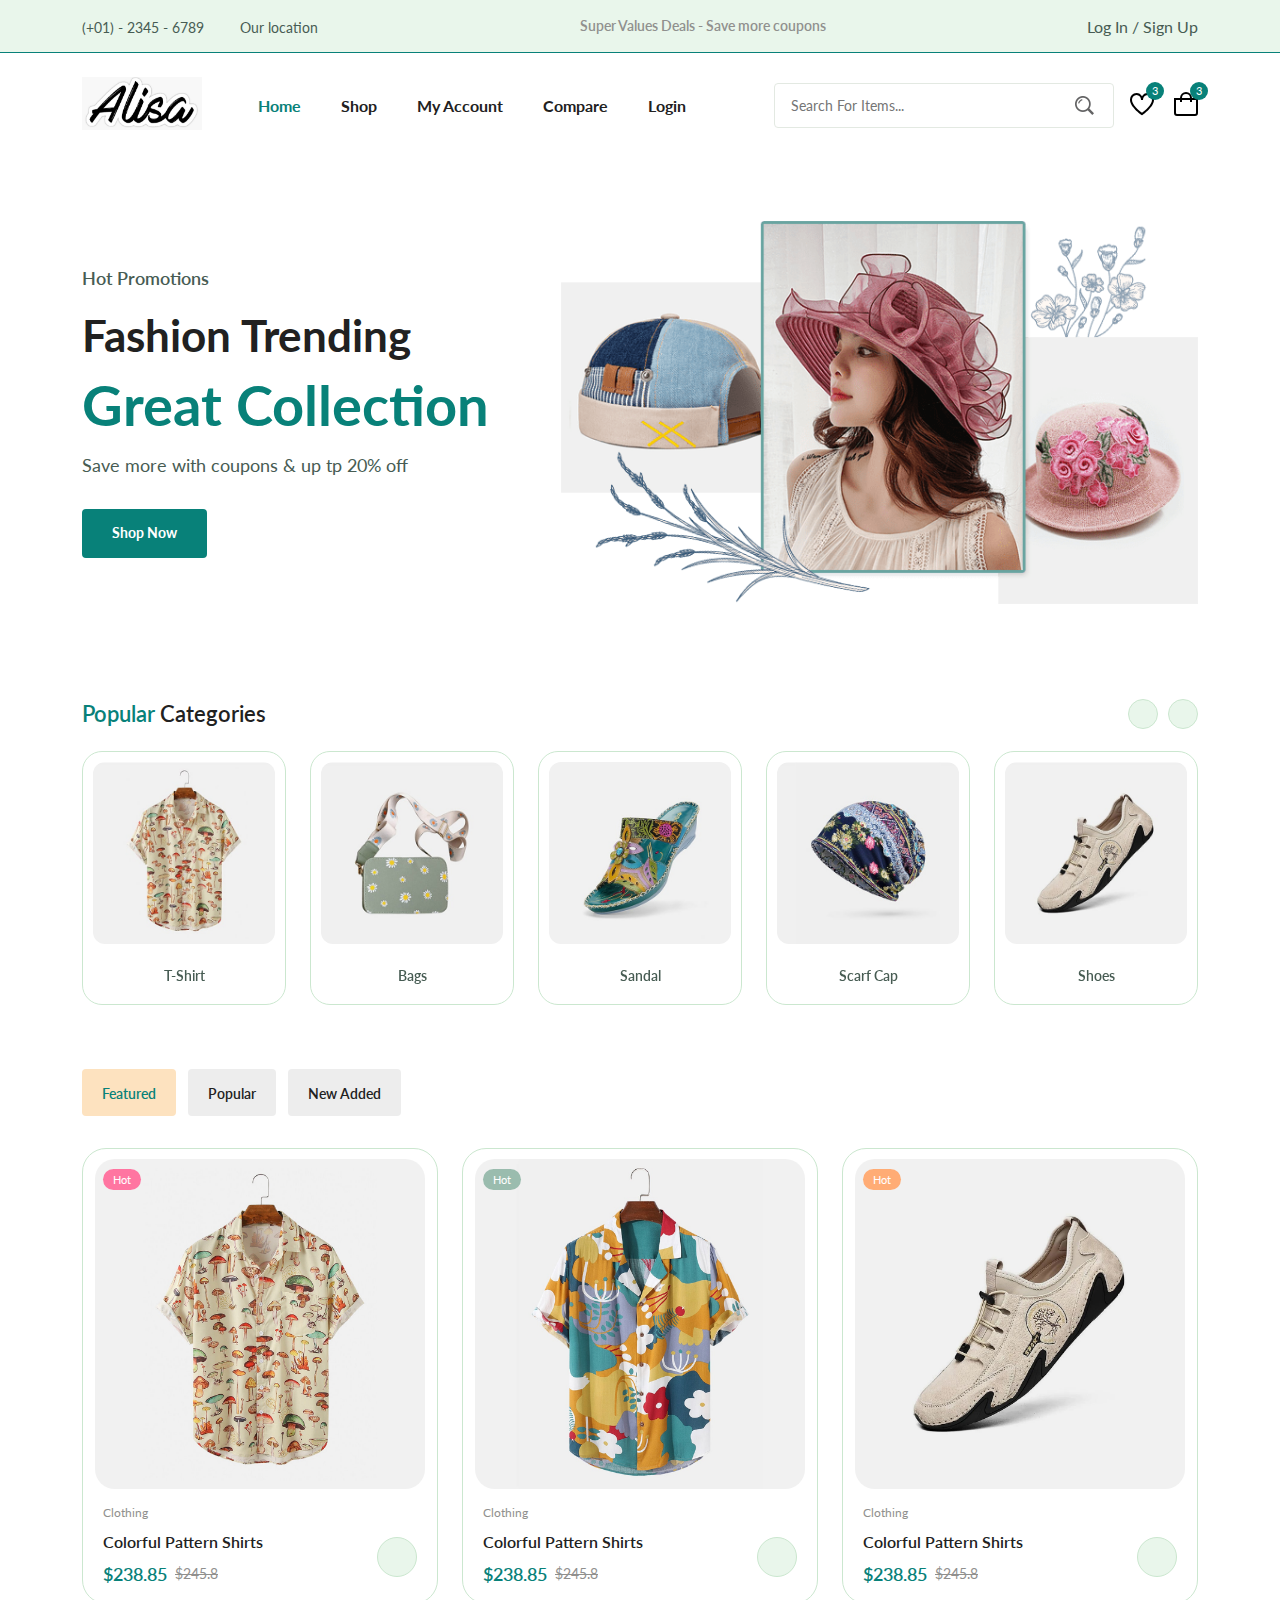
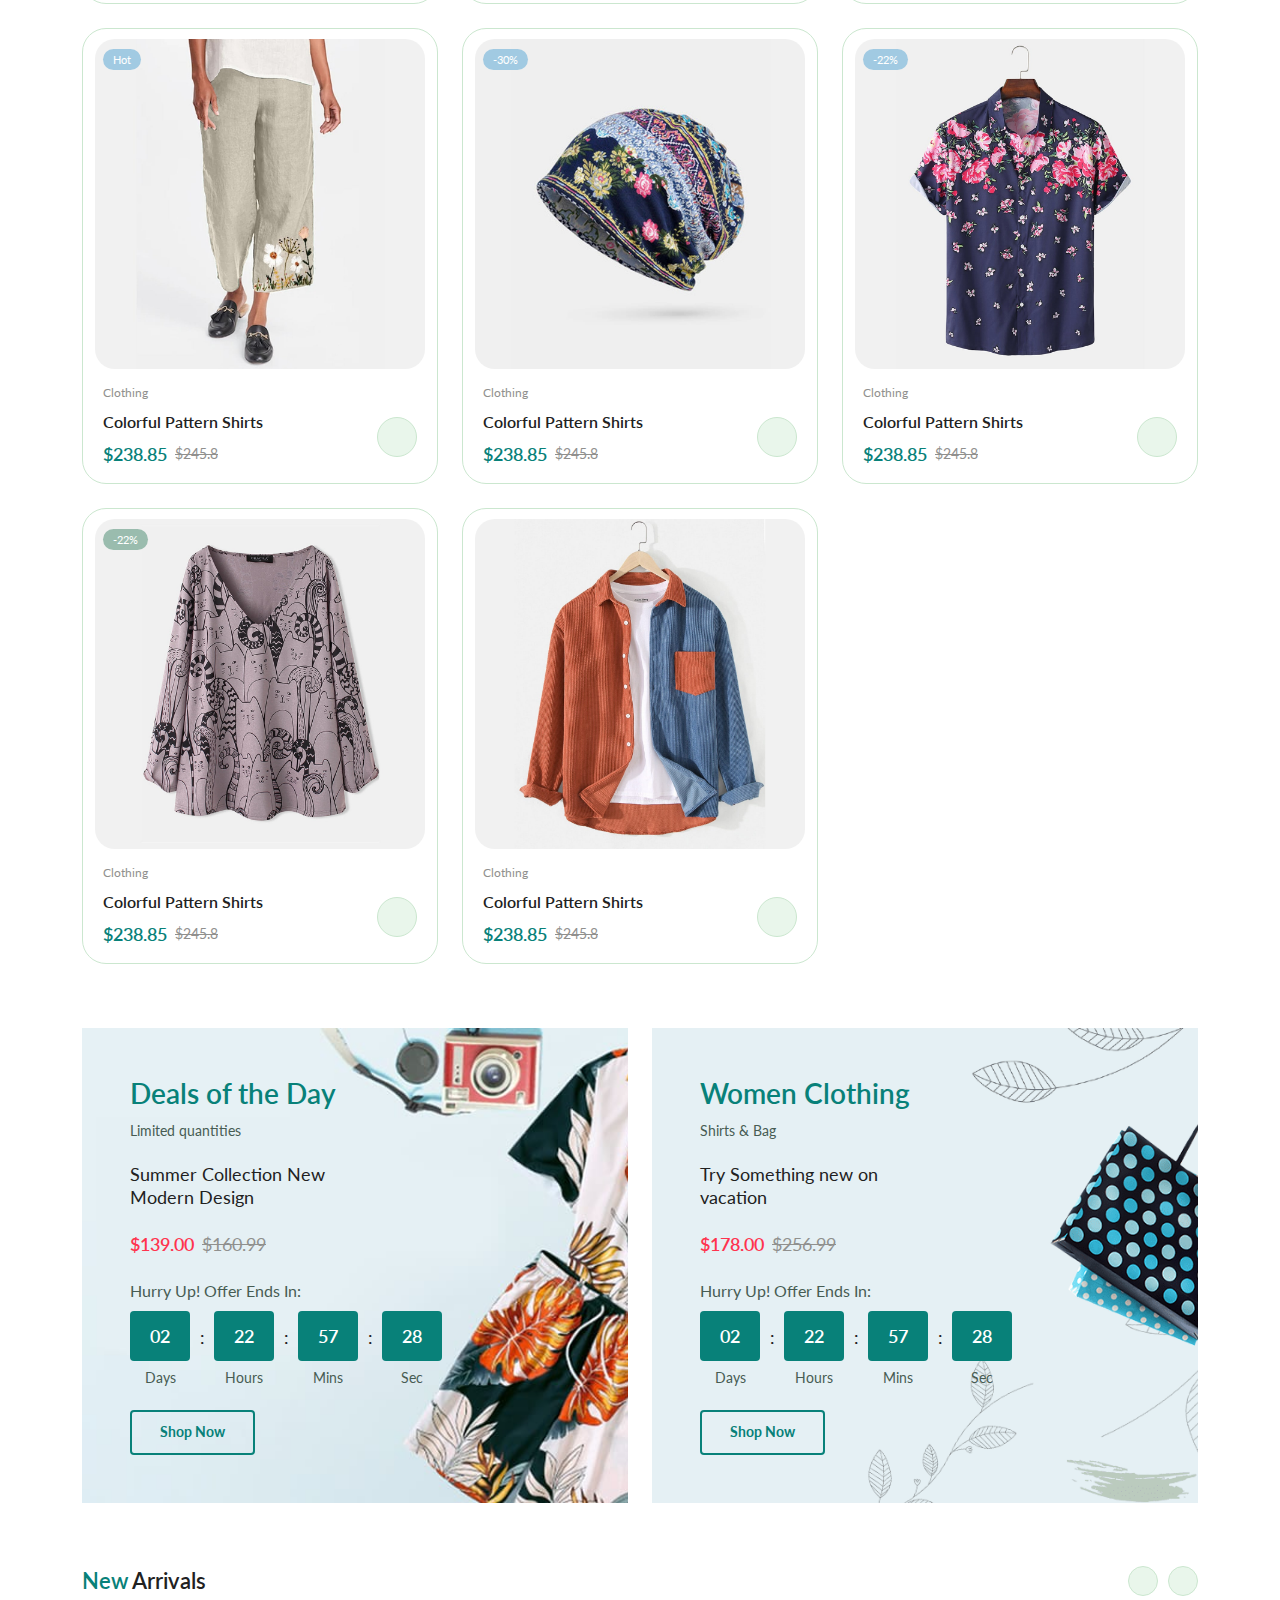
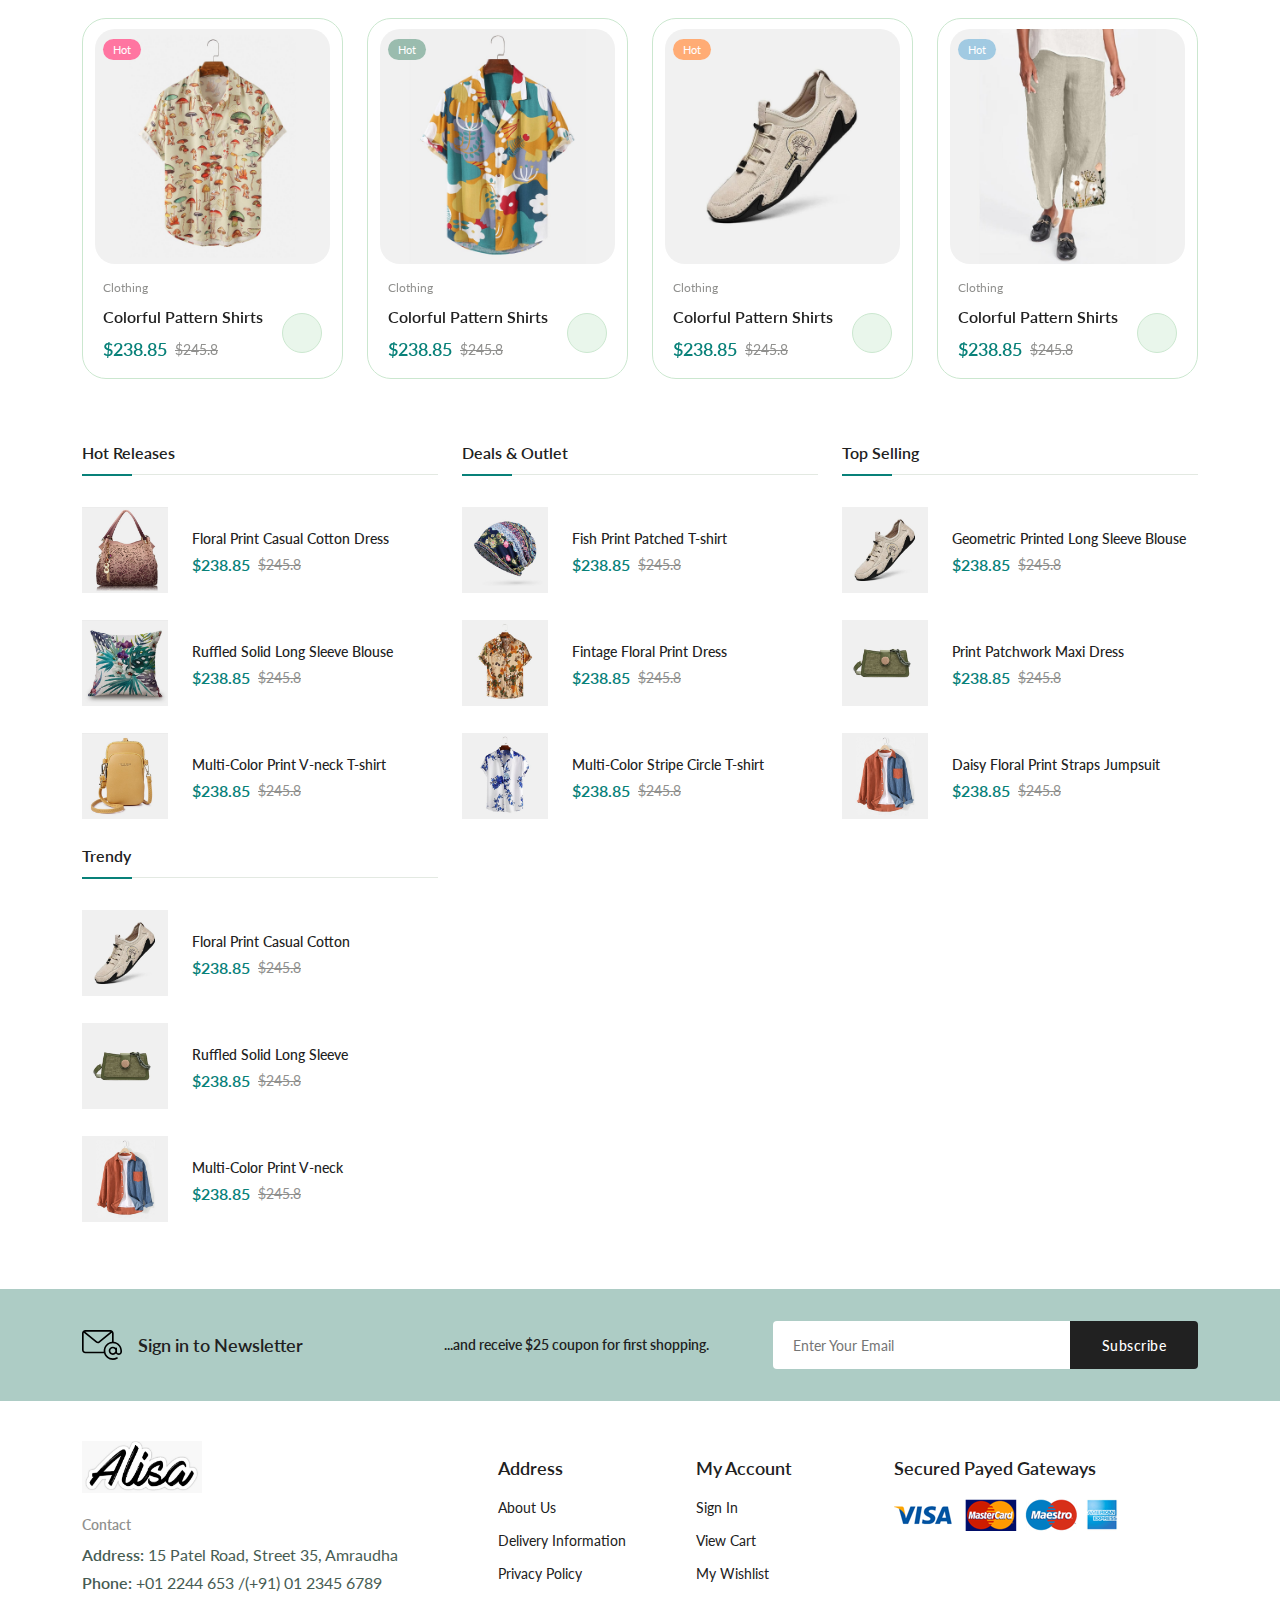
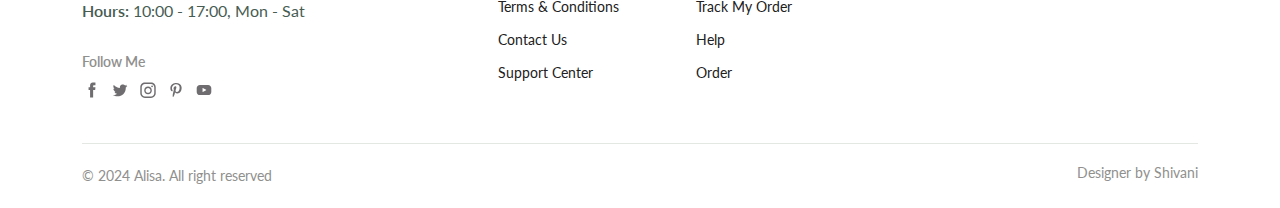
<file: E-Commerce-Website/index.html>
<!DOCTYPE html>
<html lang="en">
  <head>
    <meta charset="UTF-8" />
    <meta name="viewport" content="width=device-width, initial-scale=1.0" />

    <!--=============== FLATICON ===============-->
    <link
      rel="stylesheet"
      href="https://cdn-uicons.flaticon.com/2.0.0/uicons-regular-straight/css/uicons-regular-straight.css"
    />

    <!--=============== SWIPER CSS ===============-->
    <link
      rel="stylesheet"
      href="https://cdn.jsdelivr.net/npm/swiper@11/swiper-bundle.min.css"
    />

    <!--=============== CSS ===============-->
    <link rel="stylesheet" href="./css/style.css" />

    <title>E-Commerce-Website</title>
  </head>
  <body>
    <!--=============== HEADER ===============-->
    <header class="header">
      <div class="header__top">
        <div class="header__container container">
          <div class="header__contact">
            <span>(+01) - 2345 - 6789</span>
            <span>Our location</span>
          </div>
          <p class="header__alert-news">
            Super Values Deals - Save more coupons
          </p>
          <a href="login-register.html" class="header__top-action">
            Log In / Sign Up
          </a>
        </div>
      </div>

      <nav class="nav container">
        <a href="index.html" class="nav__logo">
          <img
            class="nav__logo-img"
            src="./img/logo (2).png"
            alt="website logo"
          />
        </a>
        <div class="nav__menu" id="nav-menu">
          <div class="nav__menu-top">
            <a href="index.html" class="nav__menu-logo">
              <img src="./img/logo (2).png" alt="">
            </a>
            <div class="nav__close" id="nav-close">
              <i class="fi fi-rs-cross-small"></i>
            </div>
          </div>
          <ul class="nav__list">
            <li class="nav__item">
              <a href="index.html" class="nav__link active-link">Home</a>
            </li>
            <li class="nav__item">
              <a href="shop.html" class="nav__link">Shop</a>
            </li>
            <li class="nav__item">
              <a href="account.html" class="nav__link">My Account</a>
            </li>
            <li class="nav__item">
              <a href="compare.html" class="nav__link">Compare</a>
            </li>
            <li class="nav__item">
              <a href="login-register.html" class="nav__link">Login</a>
            </li>
          </ul>
          <div class="header__search">
            <input
              type="text"
              placeholder="Search For Items..."
              class="form__input"
            />
            <button class="search__btn">
              <img src="./img/search.png" alt="search icon" />
            </button>
          </div>
        </div>
        <div class="header__user-actions">
          <a href="wishlist.html" class="header__action-btn" title="Wishlist">
            <img src="./img/icon-heart.svg" alt="" />
            <span class="count">3</span>
          </a>
          <a href="cart.html" class="header__action-btn" title="Cart">
            <img src="./img/icon-cart.svg" alt="" />
            <span class="count">3</span>
          </a>
          <div class="header__action-btn nav__toggle" id="nav-toggle">
            <img src="./img/menu-burger.svg" alt="">
          </div>
        </div>
      </nav>
    </header>

    <!--=============== MAIN ===============-->
    <main class="main">
      <!--=============== HOME ===============-->
      <section class="home section--lg">
        <div class="home__container container grid">
          <div class="home__content">
            <span class="home__subtitle">Hot Promotions</span>
            <h1 class="home__title">
              Fashion Trending <span>Great Collection</span>
            </h1>
            <p class="home__description">
              Save more with coupons & up tp 20% off
            </p>
            <a href="shop.html" class="btn">Shop Now</a>
          </div>
          <img src="./img/home-img.png" class="home__img" alt="hats" />
        </div>
      </section>

      <!--=============== CATEGORIES ===============-->
      <section class="categories container section">
        <h3 class="section__title"><span>Popular</span> Categories</h3>
        <div class="categories__container swiper">
          <div class="swiper-wrapper">
            <a href="shop.html" class="category__item swiper-slide">
              <img
                src="./img/category-1.jpg"
                alt=""
                class="category__img"
              />
              <h3 class="category__title">T-Shirt</h3>
            </a>
            <a href="shop.html" class="category__item swiper-slide">
              <img
                src="./img/category-2.jpg"
                alt=""
                class="category__img"
              />
              <h3 class="category__title">Bags</h3>
            </a>
            <a href="shop.html" class="category__item swiper-slide">
              <img
                src="./img/category-3.jpg"
                alt=""
                class="category__img"
              />
              <h3 class="category__title">Sandal</h3>
            </a>
            <a href="shop.html" class="category__item swiper-slide">
              <img
                src="./img/category-4.jpg"
                alt=""
                class="category__img"
              />
              <h3 class="category__title">Scarf Cap</h3>
            </a>
            <a href="shop.html" class="category__item swiper-slide">
              <img
                src="./img/category-5.jpg"
                alt=""
                class="category__img"
              />
              <h3 class="category__title">Shoes</h3>
            </a>
            <a href="shop.html" class="category__item swiper-slide">
              <img
                src="./img/category-6.jpg"
                alt=""
                class="category__img"
              />
              <h3 class="category__title">Pillowcase</h3>
            </a>
            <a href="shop.html" class="category__item swiper-slide">
              <img
                src="./img/category-7.jpg"
                alt=""
                class="category__img"
              />
              <h3 class="category__title">Jumpsuit</h3>
            </a>
            <a href="shop.html" class="category__item swiper-slide">
              <img
                src="./img/category-8.jpg"
                alt=""
                class="category__img"
              />
              <h3 class="category__title">Hats</h3>
            </a>
          </div>

          <div class="swiper-button-prev">
            <i class="fi fi-rs-angle-left"></i>
          </div>
          <div class="swiper-button-next">
            <i class="fi fi-rs-angle-right"></i>
          </div>
        </div>
      </section>

      <!--=============== PRODUCTS ===============-->
      <section class="products container section">
        <div class="tab__btns">
          <span class="tab__btn active-tab" data-target="#featured"
            >Featured</span
          >
          <span class="tab__btn" data-target="#popular">Popular</span>
          <span class="tab__btn" data-target="#new-added">New Added</span>
        </div>

        <div class="tab__items">
          <div class="tab__item active-tab" content id="featured">
            <div class="products__container grid">
              <div class="product__item">
                <div class="product__banner">
                  <a href="details.html" class="product__images">
                    <img
                      src="./img/product-1-1.jpg"
                      alt=""
                      class="product__img default"
                    />
                    <img
                      src="./img/product-1-2.jpg"
                      alt=""
                      class="product__img hover"
                    />
                  </a>
                  <div class="product__actions">
                    <a href="#" class="action__btn" aria-label="Quick View">
                      <i class="fi fi-rs-eye"></i>
                    </a>
                    <a
                      href="#"
                      class="action__btn"
                      aria-label="Add to Wishlist"
                    >
                      <i class="fi fi-rs-heart"></i>
                    </a>
                    <a href="#" class="action__btn" aria-label="Compare">
                      <i class="fi fi-rs-shuffle"></i>
                    </a>
                  </div>
                  <div class="product__badge light-pink">Hot</div>
                </div>
                <div class="product__content">
                  <span class="product__category">Clothing</span>
                  <a href="details.html">
                    <h3 class="product__title">Colorful Pattern Shirts</h3>
                  </a>
                  <div class="product__rating">
                    <i class="fi fi-rs-star"></i>
                    <i class="fi fi-rs-star"></i>
                    <i class="fi fi-rs-star"></i>
                    <i class="fi fi-rs-star"></i>
                    <i class="fi fi-rs-star"></i>
                  </div>
                  <div class="product__price flex">
                    <span class="new__price">$238.85</span>
                    <span class="old__price">$245.8</span>
                  </div>
                  <a
                    href="#"
                    class="action__btn cart__btn"
                    aria-label="Add To Cart"
                  >
                    <i class="fi fi-rs-shopping-bag-add"></i>
                  </a>
                </div>
              </div>
              <div class="product__item">
                <div class="product__banner">
                  <a href="details.html" class="product__images">
                    <img
                      src="./img/product-2-1.jpg"
                      alt=""
                      class="product__img default"
                    />
                    <img
                      src="./img/product-2-2.jpg"
                      alt=""
                      class="product__img hover"
                    />
                  </a>
                  <div class="product__actions">
                    <a href="#" class="action__btn" aria-label="Quick View">
                      <i class="fi fi-rs-eye"></i>
                    </a>
                    <a
                      href="#"
                      class="action__btn"
                      aria-label="Add to Wishlist"
                    >
                      <i class="fi fi-rs-heart"></i>
                    </a>
                    <a href="#" class="action__btn" aria-label="Compare">
                      <i class="fi fi-rs-shuffle"></i>
                    </a>
                  </div>
                  <div class="product__badge light-green">Hot</div>
                </div>
                <div class="product__content">
                  <span class="product__category">Clothing</span>
                  <a href="details.html">
                    <h3 class="product__title">Colorful Pattern Shirts</h3>
                  </a>
                  <div class="product__rating">
                    <i class="fi fi-rs-star"></i>
                    <i class="fi fi-rs-star"></i>
                    <i class="fi fi-rs-star"></i>
                    <i class="fi fi-rs-star"></i>
                    <i class="fi fi-rs-star"></i>
                  </div>
                  <div class="product__price flex">
                    <span class="new__price">$238.85</span>
                    <span class="old__price">$245.8</span>
                  </div>
                  <a
                    href="#"
                    class="action__btn cart__btn"
                    aria-label="Add To Cart"
                  >
                    <i class="fi fi-rs-shopping-bag-add"></i>
                  </a>
                </div>
              </div>
              <div class="product__item">
                <div class="product__banner">
                  <a href="details.html" class="product__images">
                    <img
                      src="./img/product-3-1.jpg"
                      alt=""
                      class="product__img default"
                    />
                    <img
                      src="./img/product-3-2.jpg"
                      alt=""
                      class="product__img hover"
                    />
                  </a>
                  <div class="product__actions">
                    <a href="#" class="action__btn" aria-label="Quick View">
                      <i class="fi fi-rs-eye"></i>
                    </a>
                    <a
                      href="#"
                      class="action__btn"
                      aria-label="Add to Wishlist"
                    >
                      <i class="fi fi-rs-heart"></i>
                    </a>
                    <a href="#" class="action__btn" aria-label="Compare">
                      <i class="fi fi-rs-shuffle"></i>
                    </a>
                  </div>
                  <div class="product__badge light-orange">Hot</div>
                </div>
                <div class="product__content">
                  <span class="product__category">Clothing</span>
                  <a href="details.html">
                    <h3 class="product__title">Colorful Pattern Shirts</h3>
                  </a>
                  <div class="product__rating">
                    <i class="fi fi-rs-star"></i>
                    <i class="fi fi-rs-star"></i>
                    <i class="fi fi-rs-star"></i>
                    <i class="fi fi-rs-star"></i>
                    <i class="fi fi-rs-star"></i>
                  </div>
                  <div class="product__price flex">
                    <span class="new__price">$238.85</span>
                    <span class="old__price">$245.8</span>
                  </div>
                  <a
                    href="#"
                    class="action__btn cart__btn"
                    aria-label="Add To Cart"
                  >
                    <i class="fi fi-rs-shopping-bag-add"></i>
                  </a>
                </div>
              </div>
              <div class="product__item">
                <div class="product__banner">
                  <a href="details.html" class="product__images">
                    <img
                      src="./img/product-4-1.jpg"
                      alt=""
                      class="product__img default"
                    />
                    <img
                      src="./img/product-4-2.jpg"
                      alt=""
                      class="product__img hover"
                    />
                  </a>
                  <div class="product__actions">
                    <a href="#" class="action__btn" aria-label="Quick View">
                      <i class="fi fi-rs-eye"></i>
                    </a>
                    <a
                      href="#"
                      class="action__btn"
                      aria-label="Add to Wishlist"
                    >
                      <i class="fi fi-rs-heart"></i>
                    </a>
                    <a href="#" class="action__btn" aria-label="Compare">
                      <i class="fi fi-rs-shuffle"></i>
                    </a>
                  </div>
                  <div class="product__badge light-blue">Hot</div>
                </div>
                <div class="product__content">
                  <span class="product__category">Clothing</span>
                  <a href="details.html">
                    <h3 class="product__title">Colorful Pattern Shirts</h3>
                  </a>
                  <div class="product__rating">
                    <i class="fi fi-rs-star"></i>
                    <i class="fi fi-rs-star"></i>
                    <i class="fi fi-rs-star"></i>
                    <i class="fi fi-rs-star"></i>
                    <i class="fi fi-rs-star"></i>
                  </div>
                  <div class="product__price flex">
                    <span class="new__price">$238.85</span>
                    <span class="old__price">$245.8</span>
                  </div>
                  <a
                    href="#"
                    class="action__btn cart__btn"
                    aria-label="Add To Cart"
                  >
                    <i class="fi fi-rs-shopping-bag-add"></i>
                  </a>
                </div>
              </div>
              <div class="product__item">
                <div class="product__banner">
                  <a href="details.html" class="product__images">
                    <img
                      src="./img/product-5-1.jpg"
                      alt=""
                      class="product__img default"
                    />
                    <img
                      src="./img/product-5-2.jpg"
                      alt=""
                      class="product__img hover"
                    />
                  </a>
                  <div class="product__actions">
                    <a href="#" class="action__btn" aria-label="Quick View">
                      <i class="fi fi-rs-eye"></i>
                    </a>
                    <a
                      href="#"
                      class="action__btn"
                      aria-label="Add to Wishlist"
                    >
                      <i class="fi fi-rs-heart"></i>
                    </a>
                    <a href="#" class="action__btn" aria-label="Compare">
                      <i class="fi fi-rs-shuffle"></i>
                    </a>
                  </div>
                  <div class="product__badge light-blue">-30%</div>
                </div>
                <div class="product__content">
                  <span class="product__category">Clothing</span>
                  <a href="details.html">
                    <h3 class="product__title">Colorful Pattern Shirts</h3>
                  </a>
                  <div class="product__rating">
                    <i class="fi fi-rs-star"></i>
                    <i class="fi fi-rs-star"></i>
                    <i class="fi fi-rs-star"></i>
                    <i class="fi fi-rs-star"></i>
                    <i class="fi fi-rs-star"></i>
                  </div>
                  <div class="product__price flex">
                    <span class="new__price">$238.85</span>
                    <span class="old__price">$245.8</span>
                  </div>
                  <a
                    href="#"
                    class="action__btn cart__btn"
                    aria-label="Add To Cart"
                  >
                    <i class="fi fi-rs-shopping-bag-add"></i>
                  </a>
                </div>
              </div>
              <div class="product__item">
                <div class="product__banner">
                  <a href="details.html" class="product__images">
                    <img
                      src="./img/product-6-1.jpg"
                      alt=""
                      class="product__img default"
                    />
                    <img
                      src="./img/product-6-2.jpg"
                      alt=""
                      class="product__img hover"
                    />
                  </a>
                  <div class="product__actions">
                    <a href="#" class="action__btn" aria-label="Quick View">
                      <i class="fi fi-rs-eye"></i>
                    </a>
                    <a
                      href="#"
                      class="action__btn"
                      aria-label="Add to Wishlist"
                    >
                      <i class="fi fi-rs-heart"></i>
                    </a>
                    <a href="#" class="action__btn" aria-label="Compare">
                      <i class="fi fi-rs-shuffle"></i>
                    </a>
                  </div>
                  <div class="product__badge light-blue">-22%</div>
                </div>
                <div class="product__content">
                  <span class="product__category">Clothing</span>
                  <a href="details.html">
                    <h3 class="product__title">Colorful Pattern Shirts</h3>
                  </a>
                  <div class="product__rating">
                    <i class="fi fi-rs-star"></i>
                    <i class="fi fi-rs-star"></i>
                    <i class="fi fi-rs-star"></i>
                    <i class="fi fi-rs-star"></i>
                    <i class="fi fi-rs-star"></i>
                  </div>
                  <div class="product__price flex">
                    <span class="new__price">$238.85</span>
                    <span class="old__price">$245.8</span>
                  </div>
                  <a
                    href="#"
                    class="action__btn cart__btn"
                    aria-label="Add To Cart"
                  >
                    <i class="fi fi-rs-shopping-bag-add"></i>
                  </a>
                </div>
              </div>
              <div class="product__item">
                <div class="product__banner">
                  <a href="details.html" class="product__images">
                    <img
                      src="./img/product-7-1.jpg"
                      alt=""
                      class="product__img default"
                    />
                    <img
                      src="./img/product-7-2.jpg"
                      alt=""
                      class="product__img hover"
                    />
                  </a>
                  <div class="product__actions">
                    <a href="#" class="action__btn" aria-label="Quick View">
                      <i class="fi fi-rs-eye"></i>
                    </a>
                    <a
                      href="#"
                      class="action__btn"
                      aria-label="Add to Wishlist"
                    >
                      <i class="fi fi-rs-heart"></i>
                    </a>
                    <a href="#" class="action__btn" aria-label="Compare">
                      <i class="fi fi-rs-shuffle"></i>
                    </a>
                  </div>
                  <div class="product__badge light-green">-22%</div>
                </div>
                <div class="product__content">
                  <span class="product__category">Clothing</span>
                  <a href="details.html">
                    <h3 class="product__title">Colorful Pattern Shirts</h3>
                  </a>
                  <div class="product__rating">
                    <i class="fi fi-rs-star"></i>
                    <i class="fi fi-rs-star"></i>
                    <i class="fi fi-rs-star"></i>
                    <i class="fi fi-rs-star"></i>
                    <i class="fi fi-rs-star"></i>
                  </div>
                  <div class="product__price flex">
                    <span class="new__price">$238.85</span>
                    <span class="old__price">$245.8</span>
                  </div>
                  <a
                    href="#"
                    class="action__btn cart__btn"
                    aria-label="Add To Cart"
                  >
                    <i class="fi fi-rs-shopping-bag-add"></i>
                  </a>
                </div>
              </div>
              <div class="product__item">
                <div class="product__banner">
                  <a href="details.html" class="product__images">
                    <img
                      src="./img/product-8-1.jpg"
                      alt=""
                      class="product__img default"
                    />
                    <img
                      src="./img/product-8-2.jpg"
                      alt=""
                      class="product__img hover"
                    />
                  </a>
                  <div class="product__actions">
                    <a href="#" class="action__btn" aria-label="Quick View">
                      <i class="fi fi-rs-eye"></i>
                    </a>
                    <a
                      href="#"
                      class="action__btn"
                      aria-label="Add to Wishlist"
                    >
                      <i class="fi fi-rs-heart"></i>
                    </a>
                    <a href="#" class="action__btn" aria-label="Compare">
                      <i class="fi fi-rs-shuffle"></i>
                    </a>
                  </div>
                </div>
                <div class="product__content">
                  <span class="product__category">Clothing</span>
                  <a href="details.html">
                    <h3 class="product__title">Colorful Pattern Shirts</h3>
                  </a>
                  <div class="product__rating">
                    <i class="fi fi-rs-star"></i>
                    <i class="fi fi-rs-star"></i>
                    <i class="fi fi-rs-star"></i>
                    <i class="fi fi-rs-star"></i>
                    <i class="fi fi-rs-star"></i>
                  </div>
                  <div class="product__price flex">
                    <span class="new__price">$238.85</span>
                    <span class="old__price">$245.8</span>
                  </div>
                  <a
                    href="#"
                    class="action__btn cart__btn"
                    aria-label="Add To Cart"
                  >
                    <i class="fi fi-rs-shopping-bag-add"></i>
                  </a>
                </div>
              </div>
            </div>
          </div>
          <div class="tab__item" content id="popular">
            <div class="products__container grid">
              <div class="product__item">
                <div class="product__banner">
                  <a href="details.html" class="product__images">
                    <img
                      src="./img/product-9-1.jpg"
                      alt=""
                      class="product__img default"
                    />
                    <img
                      src="./img/product-9-2.jpg"
                      alt=""
                      class="product__img hover"
                    />
                  </a>
                  <div class="product__actions">
                    <a href="#" class="action__btn" aria-label="Quick View">
                      <i class="fi fi-rs-eye"></i>
                    </a>
                    <a
                      href="#"
                      class="action__btn"
                      aria-label="Add to Wishlist"
                    >
                      <i class="fi fi-rs-heart"></i>
                    </a>
                    <a href="#" class="action__btn" aria-label="Compare">
                      <i class="fi fi-rs-shuffle"></i>
                    </a>
                  </div>
                  <div class="product__badge light-pink">Hot</div>
                </div>
                <div class="product__content">
                  <span class="product__category">Clothing</span>
                  <a href="details.html">
                    <h3 class="product__title">Colorful Pattern Shirts</h3>
                  </a>
                  <div class="product__rating">
                    <i class="fi fi-rs-star"></i>
                    <i class="fi fi-rs-star"></i>
                    <i class="fi fi-rs-star"></i>
                    <i class="fi fi-rs-star"></i>
                    <i class="fi fi-rs-star"></i>
                  </div>
                  <div class="product__price flex">
                    <span class="new__price">$238.85</span>
                    <span class="old__price">$245.8</span>
                  </div>
                  <a
                    href="#"
                    class="action__btn cart__btn"
                    aria-label="Add To Cart"
                  >
                    <i class="fi fi-rs-shopping-bag-add"></i>
                  </a>
                </div>
              </div>
              <div class="product__item">
                <div class="product__banner">
                  <a href="details.html" class="product__images">
                    <img
                      src="./img/product-2-1.jpg"
                      alt=""
                      class="product__img default"
                    />
                    <img
                      src="./img/product-2-2.jpg"
                      alt=""
                      class="product__img hover"
                    />
                  </a>
                  <div class="product__actions">
                    <a href="#" class="action__btn" aria-label="Quick View">
                      <i class="fi fi-rs-eye"></i>
                    </a>
                    <a
                      href="#"
                      class="action__btn"
                      aria-label="Add to Wishlist"
                    >
                      <i class="fi fi-rs-heart"></i>
                    </a>
                    <a href="#" class="action__btn" aria-label="Compare">
                      <i class="fi fi-rs-shuffle"></i>
                    </a>
                  </div>
                  <div class="product__badge light-green">Hot</div>
                </div>
                <div class="product__content">
                  <span class="product__category">Clothing</span>
                  <a href="details.html">
                    <h3 class="product__title">Colorful Pattern Shirts</h3>
                  </a>
                  <div class="product__rating">
                    <i class="fi fi-rs-star"></i>
                    <i class="fi fi-rs-star"></i>
                    <i class="fi fi-rs-star"></i>
                    <i class="fi fi-rs-star"></i>
                    <i class="fi fi-rs-star"></i>
                  </div>
                  <div class="product__price flex">
                    <span class="new__price">$238.85</span>
                    <span class="old__price">$245.8</span>
                  </div>
                  <a
                    href="#"
                    class="action__btn cart__btn"
                    aria-label="Add To Cart"
                  >
                    <i class="fi fi-rs-shopping-bag-add"></i>
                  </a>
                </div>
              </div>
              <div class="product__item">
                <div class="product__banner">
                  <a href="details.html" class="product__images">
                    <img
                      src="./img/product-10-1.jpg"
                      alt=""
                      class="product__img default"
                    />
                    <img
                      src="./img/product-10-2.jpg"
                      alt=""
                      class="product__img hover"
                    />
                  </a>
                  <div class="product__actions">
                    <a href="#" class="action__btn" aria-label="Quick View">
                      <i class="fi fi-rs-eye"></i>
                    </a>
                    <a
                      href="#"
                      class="action__btn"
                      aria-label="Add to Wishlist"
                    >
                      <i class="fi fi-rs-heart"></i>
                    </a>
                    <a href="#" class="action__btn" aria-label="Compare">
                      <i class="fi fi-rs-shuffle"></i>
                    </a>
                  </div>
                  <div class="product__badge light-orange">Hot</div>
                </div>
                <div class="product__content">
                  <span class="product__category">Clothing</span>
                  <a href="details.html">
                    <h3 class="product__title">Colorful Pattern Shirts</h3>
                  </a>
                  <div class="product__rating">
                    <i class="fi fi-rs-star"></i>
                    <i class="fi fi-rs-star"></i>
                    <i class="fi fi-rs-star"></i>
                    <i class="fi fi-rs-star"></i>
                    <i class="fi fi-rs-star"></i>
                  </div>
                  <div class="product__price flex">
                    <span class="new__price">$238.85</span>
                    <span class="old__price">$245.8</span>
                  </div>
                  <a
                    href="#"
                    class="action__btn cart__btn"
                    aria-label="Add To Cart"
                  >
                    <i class="fi fi-rs-shopping-bag-add"></i>
                  </a>
                </div>
              </div>
              <div class="product__item">
                <div class="product__banner">
                  <a href="details.html" class="product__images">
                    <img
                      src="./img/product-4-1.jpg"
                      alt=""
                      class="product__img default"
                    />
                    <img
                      src="./img/product-4-2.jpg"
                      alt=""
                      class="product__img hover"
                    />
                  </a>
                  <div class="product__actions">
                    <a href="#" class="action__btn" aria-label="Quick View">
                      <i class="fi fi-rs-eye"></i>
                    </a>
                    <a
                      href="#"
                      class="action__btn"
                      aria-label="Add to Wishlist"
                    >
                      <i class="fi fi-rs-heart"></i>
                    </a>
                    <a href="#" class="action__btn" aria-label="Compare">
                      <i class="fi fi-rs-shuffle"></i>
                    </a>
                  </div>
                  <div class="product__badge light-blue">Hot</div>
                </div>
                <div class="product__content">
                  <span class="product__category">Clothing</span>
                  <a href="details.html">
                    <h3 class="product__title">Colorful Pattern Shirts</h3>
                  </a>
                  <div class="product__rating">
                    <i class="fi fi-rs-star"></i>
                    <i class="fi fi-rs-star"></i>
                    <i class="fi fi-rs-star"></i>
                    <i class="fi fi-rs-star"></i>
                    <i class="fi fi-rs-star"></i>
                  </div>
                  <div class="product__price flex">
                    <span class="new__price">$238.85</span>
                    <span class="old__price">$245.8</span>
                  </div>
                  <a
                    href="#"
                    class="action__btn cart__btn"
                    aria-label="Add To Cart"
                  >
                    <i class="fi fi-rs-shopping-bag-add"></i>
                  </a>
                </div>
              </div>
              <div class="product__item">
                <div class="product__banner">
                  <a href="details.html" class="product__images">
                    <img
                      src="./img/product-5-1.jpg"
                      alt=""
                      class="product__img default"
                    />
                    <img
                      src="./img/product-5-2.jpg"
                      alt=""
                      class="product__img hover"
                    />
                  </a>
                  <div class="product__actions">
                    <a href="#" class="action__btn" aria-label="Quick View">
                      <i class="fi fi-rs-eye"></i>
                    </a>
                    <a
                      href="#"
                      class="action__btn"
                      aria-label="Add to Wishlist"
                    >
                      <i class="fi fi-rs-heart"></i>
                    </a>
                    <a href="#" class="action__btn" aria-label="Compare">
                      <i class="fi fi-rs-shuffle"></i>
                    </a>
                  </div>
                  <div class="product__badge light-blue">-30%</div>
                </div>
                <div class="product__content">
                  <span class="product__category">Clothing</span>
                  <a href="details.html">
                    <h3 class="product__title">Colorful Pattern Shirts</h3>
                  </a>
                  <div class="product__rating">
                    <i class="fi fi-rs-star"></i>
                    <i class="fi fi-rs-star"></i>
                    <i class="fi fi-rs-star"></i>
                    <i class="fi fi-rs-star"></i>
                    <i class="fi fi-rs-star"></i>
                  </div>
                  <div class="product__price flex">
                    <span class="new__price">$238.85</span>
                    <span class="old__price">$245.8</span>
                  </div>
                  <a
                    href="#"
                    class="action__btn cart__btn"
                    aria-label="Add To Cart"
                  >
                    <i class="fi fi-rs-shopping-bag-add"></i>
                  </a>
                </div>
              </div>
              <div class="product__item">
                <div class="product__banner">
                  <a href="details.html" class="product__images">
                    <img
                      src="./img/product-11-1.jpg"
                      alt=""
                      class="product__img default"
                    />
                    <img
                      src="./img/product-11-2.jpg"
                      alt=""
                      class="product__img hover"
                    />
                  </a>
                  <div class="product__actions">
                    <a href="#" class="action__btn" aria-label="Quick View">
                      <i class="fi fi-rs-eye"></i>
                    </a>
                    <a
                      href="#"
                      class="action__btn"
                      aria-label="Add to Wishlist"
                    >
                      <i class="fi fi-rs-heart"></i>
                    </a>
                    <a href="#" class="action__btn" aria-label="Compare">
                      <i class="fi fi-rs-shuffle"></i>
                    </a>
                  </div>
                  <div class="product__badge light-blue">-22%</div>
                </div>
                <div class="product__content">
                  <span class="product__category">Clothing</span>
                  <a href="details.html">
                    <h3 class="product__title">Colorful Pattern Shirts</h3>
                  </a>
                  <div class="product__rating">
                    <i class="fi fi-rs-star"></i>
                    <i class="fi fi-rs-star"></i>
                    <i class="fi fi-rs-star"></i>
                    <i class="fi fi-rs-star"></i>
                    <i class="fi fi-rs-star"></i>
                  </div>
                  <div class="product__price flex">
                    <span class="new__price">$238.85</span>
                    <span class="old__price">$245.8</span>
                  </div>
                  <a
                    href="#"
                    class="action__btn cart__btn"
                    aria-label="Add To Cart"
                  >
                    <i class="fi fi-rs-shopping-bag-add"></i>
                  </a>
                </div>
              </div>
              <div class="product__item">
                <div class="product__banner">
                  <a href="details.html" class="product__images">
                    <img
                      src="./img/product-7-1.jpg"
                      alt=""
                      class="product__img default"
                    />
                    <img
                      src="./img/product-7-2.jpg"
                      alt=""
                      class="product__img hover"
                    />
                  </a>
                  <div class="product__actions">
                    <a href="#" class="action__btn" aria-label="Quick View">
                      <i class="fi fi-rs-eye"></i>
                    </a>
                    <a
                      href="#"
                      class="action__btn"
                      aria-label="Add to Wishlist"
                    >
                      <i class="fi fi-rs-heart"></i>
                    </a>
                    <a href="#" class="action__btn" aria-label="Compare">
                      <i class="fi fi-rs-shuffle"></i>
                    </a>
                  </div>
                  <div class="product__badge light-green">-22%</div>
                </div>
                <div class="product__content">
                  <span class="product__category">Clothing</span>
                  <a href="details.html">
                    <h3 class="product__title">Colorful Pattern Shirts</h3>
                  </a>
                  <div class="product__rating">
                    <i class="fi fi-rs-star"></i>
                    <i class="fi fi-rs-star"></i>
                    <i class="fi fi-rs-star"></i>
                    <i class="fi fi-rs-star"></i>
                    <i class="fi fi-rs-star"></i>
                  </div>
                  <div class="product__price flex">
                    <span class="new__price">$238.85</span>
                    <span class="old__price">$245.8</span>
                  </div>
                  <a
                    href="#"
                    class="action__btn cart__btn"
                    aria-label="Add To Cart"
                  >
                    <i class="fi fi-rs-shopping-bag-add"></i>
                  </a>
                </div>
              </div>
              <div class="product__item">
                <div class="product__banner">
                  <a href="details.html" class="product__images">
                    <img
                      src="./img/product-8-1.jpg"
                      alt=""
                      class="product__img default"
                    />
                    <img
                      src="./img/product-8-2.jpg"
                      alt=""
                      class="product__img hover"
                    />
                  </a>
                  <div class="product__actions">
                    <a href="#" class="action__btn" aria-label="Quick View">
                      <i class="fi fi-rs-eye"></i>
                    </a>
                    <a
                      href="#"
                      class="action__btn"
                      aria-label="Add to Wishlist"
                    >
                      <i class="fi fi-rs-heart"></i>
                    </a>
                    <a href="#" class="action__btn" aria-label="Compare">
                      <i class="fi fi-rs-shuffle"></i>
                    </a>
                  </div>
                </div>
                <div class="product__content">
                  <span class="product__category">Clothing</span>
                  <a href="details.html">
                    <h3 class="product__title">Colorful Pattern Shirts</h3>
                  </a>
                  <div class="product__rating">
                    <i class="fi fi-rs-star"></i>
                    <i class="fi fi-rs-star"></i>
                    <i class="fi fi-rs-star"></i>
                    <i class="fi fi-rs-star"></i>
                    <i class="fi fi-rs-star"></i>
                  </div>
                  <div class="product__price flex">
                    <span class="new__price">$238.85</span>
                    <span class="old__price">$245.8</span>
                  </div>
                  <a
                    href="#"
                    class="action__btn cart__btn"
                    aria-label="Add To Cart"
                  >
                    <i class="fi fi-rs-shopping-bag-add"></i>
                  </a>
                </div>
              </div>
            </div>
          </div>
          <div class="tab__item" content id="new-added">
            <div class="products__container grid">
              <div class="product__item">
                <div class="product__banner">
                  <a href="details.html" class="product__images">
                    <img
                      src="./img/product-1-1.jpg"
                      alt=""
                      class="product__img default"
                    />
                    <img
                      src="./img/product-1-2.jpg"
                      alt=""
                      class="product__img hover"
                    />
                  </a>
                  <div class="product__actions">
                    <a href="#" class="action__btn" aria-label="Quick View">
                      <i class="fi fi-rs-eye"></i>
                    </a>
                    <a
                      href="#"
                      class="action__btn"
                      aria-label="Add to Wishlist"
                    >
                      <i class="fi fi-rs-heart"></i>
                    </a>
                    <a href="#" class="action__btn" aria-label="Compare">
                      <i class="fi fi-rs-shuffle"></i>
                    </a>
                  </div>
                  <div class="product__badge light-pink">Hot</div>
                </div>
                <div class="product__content">
                  <span class="product__category">Clothing</span>
                  <a href="details.html">
                    <h3 class="product__title">Colorful Pattern Shirts</h3>
                  </a>
                  <div class="product__rating">
                    <i class="fi fi-rs-star"></i>
                    <i class="fi fi-rs-star"></i>
                    <i class="fi fi-rs-star"></i>
                    <i class="fi fi-rs-star"></i>
                    <i class="fi fi-rs-star"></i>
                  </div>
                  <div class="product__price flex">
                    <span class="new__price">$238.85</span>
                    <span class="old__price">$245.8</span>
                  </div>
                  <a
                    href="#"
                    class="action__btn cart__btn"
                    aria-label="Add To Cart"
                  >
                    <i class="fi fi-rs-shopping-bag-add"></i>
                  </a>
                </div>
              </div>
              <div class="product__item">
                <div class="product__banner">
                  <a href="details.html" class="product__images">
                    <img
                      src="./img/product-12-1.jpg"
                      alt=""
                      class="product__img default"
                    />
                    <img
                      src="./img/product-12-2.jpg"
                      alt=""
                      class="product__img hover"
                    />
                  </a>
                  <div class="product__actions">
                    <a href="#" class="action__btn" aria-label="Quick View">
                      <i class="fi fi-rs-eye"></i>
                    </a>
                    <a
                      href="#"
                      class="action__btn"
                      aria-label="Add to Wishlist"
                    >
                      <i class="fi fi-rs-heart"></i>
                    </a>
                    <a href="#" class="action__btn" aria-label="Compare">
                      <i class="fi fi-rs-shuffle"></i>
                    </a>
                  </div>
                  <div class="product__badge light-green">Hot</div>
                </div>
                <div class="product__content">
                  <span class="product__category">Clothing</span>
                  <a href="details.html">
                    <h3 class="product__title">Colorful Pattern Shirts</h3>
                  </a>
                  <div class="product__rating">
                    <i class="fi fi-rs-star"></i>
                    <i class="fi fi-rs-star"></i>
                    <i class="fi fi-rs-star"></i>
                    <i class="fi fi-rs-star"></i>
                    <i class="fi fi-rs-star"></i>
                  </div>
                  <div class="product__price flex">
                    <span class="new__price">$238.85</span>
                    <span class="old__price">$245.8</span>
                  </div>
                  <a
                    href="#"
                    class="action__btn cart__btn"
                    aria-label="Add To Cart"
                  >
                    <i class="fi fi-rs-shopping-bag-add"></i>
                  </a>
                </div>
              </div>
              <div class="product__item">
                <div class="product__banner">
                  <a href="details.html" class="product__images">
                    <img
                      src="./img/product-13-1.jpg"
                      alt=""
                      class="product__img default"
                    />
                    <img
                      src="./img/product-13-2.jpg"
                      alt=""
                      class="product__img hover"
                    />
                  </a>
                  <div class="product__actions">
                    <a href="#" class="action__btn" aria-label="Quick View">
                      <i class="fi fi-rs-eye"></i>
                    </a>
                    <a
                      href="#"
                      class="action__btn"
                      aria-label="Add to Wishlist"
                    >
                      <i class="fi fi-rs-heart"></i>
                    </a>
                    <a href="#" class="action__btn" aria-label="Compare">
                      <i class="fi fi-rs-shuffle"></i>
                    </a>
                  </div>
                  <div class="product__badge light-orange">Hot</div>
                </div>
                <div class="product__content">
                  <span class="product__category">Clothing</span>
                  <a href="details.html">
                    <h3 class="product__title">Colorful Pattern Shirts</h3>
                  </a>
                  <div class="product__rating">
                    <i class="fi fi-rs-star"></i>
                    <i class="fi fi-rs-star"></i>
                    <i class="fi fi-rs-star"></i>
                    <i class="fi fi-rs-star"></i>
                    <i class="fi fi-rs-star"></i>
                  </div>
                  <div class="product__price flex">
                    <span class="new__price">$238.85</span>
                    <span class="old__price">$245.8</span>
                  </div>
                  <a
                    href="#"
                    class="action__btn cart__btn"
                    aria-label="Add To Cart"
                  >
                    <i class="fi fi-rs-shopping-bag-add"></i>
                  </a>
                </div>
              </div>
              <div class="product__item">
                <div class="product__banner">
                  <a href="details.html" class="product__images">
                    <img
                      src="./img/product-4-1.jpg"
                      alt=""
                      class="product__img default"
                    />
                    <img
                      src="./img/product-4-2.jpg"
                      alt=""
                      class="product__img hover"
                    />
                  </a>
                  <div class="product__actions">
                    <a href="#" class="action__btn" aria-label="Quick View">
                      <i class="fi fi-rs-eye"></i>
                    </a>
                    <a
                      href="#"
                      class="action__btn"
                      aria-label="Add to Wishlist"
                    >
                      <i class="fi fi-rs-heart"></i>
                    </a>
                    <a href="#" class="action__btn" aria-label="Compare">
                      <i class="fi fi-rs-shuffle"></i>
                    </a>
                  </div>
                  <div class="product__badge light-blue">Hot</div>
                </div>
                <div class="product__content">
                  <span class="product__category">Clothing</span>
                  <a href="details.html">
                    <h3 class="product__title">Colorful Pattern Shirts</h3>
                  </a>
                  <div class="product__rating">
                    <i class="fi fi-rs-star"></i>
                    <i class="fi fi-rs-star"></i>
                    <i class="fi fi-rs-star"></i>
                    <i class="fi fi-rs-star"></i>
                    <i class="fi fi-rs-star"></i>
                  </div>
                  <div class="product__price flex">
                    <span class="new__price">$238.85</span>
                    <span class="old__price">$245.8</span>
                  </div>
                  <a
                    href="#"
                    class="action__btn cart__btn"
                    aria-label="Add To Cart"
                  >
                    <i class="fi fi-rs-shopping-bag-add"></i>
                  </a>
                </div>
              </div>
              <div class="product__item">
                <div class="product__banner">
                  <a href="details.html" class="product__images">
                    <img
                      src="./img/product-10-1.jpg"
                      alt=""
                      class="product__img default"
                    />
                    <img
                      src="./img/product-10-2.jpg"
                      alt=""
                      class="product__img hover"
                    />
                  </a>
                  <div class="product__actions">
                    <a href="#" class="action__btn" aria-label="Quick View">
                      <i class="fi fi-rs-eye"></i>
                    </a>
                    <a
                      href="#"
                      class="action__btn"
                      aria-label="Add to Wishlist"
                    >
                      <i class="fi fi-rs-heart"></i>
                    </a>
                    <a href="#" class="action__btn" aria-label="Compare">
                      <i class="fi fi-rs-shuffle"></i>
                    </a>
                  </div>
                  <div class="product__badge light-blue">-30%</div>
                </div>
                <div class="product__content">
                  <span class="product__category">Clothing</span>
                  <a href="details.html">
                    <h3 class="product__title">Colorful Pattern Shirts</h3>
                  </a>
                  <div class="product__rating">
                    <i class="fi fi-rs-star"></i>
                    <i class="fi fi-rs-star"></i>
                    <i class="fi fi-rs-star"></i>
                    <i class="fi fi-rs-star"></i>
                    <i class="fi fi-rs-star"></i>
                  </div>
                  <div class="product__price flex">
                    <span class="new__price">$238.85</span>
                    <span class="old__price">$245.8</span>
                  </div>
                  <a
                    href="#"
                    class="action__btn cart__btn"
                    aria-label="Add To Cart"
                  >
                    <i class="fi fi-rs-shopping-bag-add"></i>
                  </a>
                </div>
              </div>
              <div class="product__item">
                <div class="product__banner">
                  <a href="details.html" class="product__images">
                    <img
                      src="./img/product-6-1.jpg"
                      alt=""
                      class="product__img default"
                    />
                    <img
                      src="./img/product-6-2.jpg"
                      alt=""
                      class="product__img hover"
                    />
                  </a>
                  <div class="product__actions">
                    <a href="#" class="action__btn" aria-label="Quick View">
                      <i class="fi fi-rs-eye"></i>
                    </a>
                    <a
                      href="#"
                      class="action__btn"
                      aria-label="Add to Wishlist"
                    >
                      <i class="fi fi-rs-heart"></i>
                    </a>
                    <a href="#" class="action__btn" aria-label="Compare">
                      <i class="fi fi-rs-shuffle"></i>
                    </a>
                  </div>
                  <div class="product__badge light-blue">-22%</div>
                </div>
                <div class="product__content">
                  <span class="product__category">Clothing</span>
                  <a href="details.html">
                    <h3 class="product__title">Colorful Pattern Shirts</h3>
                  </a>
                  <div class="product__rating">
                    <i class="fi fi-rs-star"></i>
                    <i class="fi fi-rs-star"></i>
                    <i class="fi fi-rs-star"></i>
                    <i class="fi fi-rs-star"></i>
                    <i class="fi fi-rs-star"></i>
                  </div>
                  <div class="product__price flex">
                    <span class="new__price">$238.85</span>
                    <span class="old__price">$245.8</span>
                  </div>
                  <a
                    href="#"
                    class="action__btn cart__btn"
                    aria-label="Add To Cart"
                  >
                    <i class="fi fi-rs-shopping-bag-add"></i>
                  </a>
                </div>
              </div>
              <div class="product__item">
                <div class="product__banner">
                  <a href="details.html" class="product__images">
                    <img
                      src="./img/product-9-1.jpg"
                      alt=""
                      class="product__img default"
                    />
                    <img
                      src="./img/product-9-2.jpg"
                      alt=""
                      class="product__img hover"
                    />
                  </a>
                  <div class="product__actions">
                    <a href="#" class="action__btn" aria-label="Quick View">
                      <i class="fi fi-rs-eye"></i>
                    </a>
                    <a
                      href="#"
                      class="action__btn"
                      aria-label="Add to Wishlist"
                    >
                      <i class="fi fi-rs-heart"></i>
                    </a>
                    <a href="#" class="action__btn" aria-label="Compare">
                      <i class="fi fi-rs-shuffle"></i>
                    </a>
                  </div>
                  <div class="product__badge light-green">-22%</div>
                </div>
                <div class="product__content">
                  <span class="product__category">Clothing</span>
                  <a href="details.html">
                    <h3 class="product__title">Colorful Pattern Shirts</h3>
                  </a>
                  <div class="product__rating">
                    <i class="fi fi-rs-star"></i>
                    <i class="fi fi-rs-star"></i>
                    <i class="fi fi-rs-star"></i>
                    <i class="fi fi-rs-star"></i>
                    <i class="fi fi-rs-star"></i>
                  </div>
                  <div class="product__price flex">
                    <span class="new__price">$238.85</span>
                    <span class="old__price">$245.8</span>
                  </div>
                  <a
                    href="#"
                    class="action__btn cart__btn"
                    aria-label="Add To Cart"
                  >
                    <i class="fi fi-rs-shopping-bag-add"></i>
                  </a>
                </div>
              </div>
              <div class="product__item">
                <div class="product__banner">
                  <a href="details.html" class="product__images">
                    <img
                      src="./img/product-8-1.jpg"
                      alt=""
                      class="product__img default"
                    />
                    <img
                      src="./img/product-8-2.jpg"
                      alt=""
                      class="product__img hover"
                    />
                  </a>
                  <div class="product__actions">
                    <a href="#" class="action__btn" aria-label="Quick View">
                      <i class="fi fi-rs-eye"></i>
                    </a>
                    <a
                      href="#"
                      class="action__btn"
                      aria-label="Add to Wishlist"
                    >
                      <i class="fi fi-rs-heart"></i>
                    </a>
                    <a href="#" class="action__btn" aria-label="Compare">
                      <i class="fi fi-rs-shuffle"></i>
                    </a>
                  </div>
                </div>
                <div class="product__content">
                  <span class="product__category">Clothing</span>
                  <a href="details.html">
                    <h3 class="product__title">Colorful Pattern Shirts</h3>
                  </a>
                  <div class="product__rating">
                    <i class="fi fi-rs-star"></i>
                    <i class="fi fi-rs-star"></i>
                    <i class="fi fi-rs-star"></i>
                    <i class="fi fi-rs-star"></i>
                    <i class="fi fi-rs-star"></i>
                  </div>
                  <div class="product__price flex">
                    <span class="new__price">$238.85</span>
                    <span class="old__price">$245.8</span>
                  </div>
                  <a
                    href="#"
                    class="action__btn cart__btn"
                    aria-label="Add To Cart"
                  >
                    <i class="fi fi-rs-shopping-bag-add"></i>
                  </a>
                </div>
              </div>
            </div>
          </div>
        </div>
      </section>

      <!--=============== DEALS ===============-->
      <section class="deals section">
        <div class="deals__container container grid">
          <div class="deals__item">
            <div class="deals__group">
              <h3 class="deals__brand">Deals of the Day</h3>
              <span class="deals__category">Limited quantities</span>
            </div>
            <h4 class="deals__title">Summer Collection New Modern Design</h4>
            <div class="deals__price flex">
              <span class="new__price">$139.00</span>
              <span class="old__price">$160.99</span>
            </div>
            <div class="deals__group">
              <p class="deals__countdown-text">Hurry Up! Offer Ends In:</p>
              <div class="countdown">
                <div class="countdown__amount">
                  <p class="countdown__period">02</p>
                  <span class="unit">Days</span>
                </div>
                <div class="countdown__amount">
                  <p class="countdown__period">22</p>
                  <span class="unit">Hours</span>
                </div>
                <div class="countdown__amount">
                  <p class="countdown__period">57</p>
                  <span class="unit">Mins</span>
                </div>
                <div class="countdown__amount">
                  <p class="countdown__period">28</p>
                  <span class="unit">Sec</span>
                </div>
              </div>
            </div>
            <div class="deals__btn">
              <a href="details.html" class="btn btn--md">Shop Now</a>
            </div>
          </div>
          <div class="deals__item">
            <div class="deals__group">
              <h3 class="deals__brand">Women Clothing</h3>
              <span class="deals__category">Shirts & Bag</span>
            </div>
            <h4 class="deals__title">Try Something new on vacation</h4>
            <div class="deals__price flex">
              <span class="new__price">$178.00</span>
              <span class="old__price">$256.99</span>
            </div>
            <div class="deals__group">
              <p class="deals__countdown-text">Hurry Up! Offer Ends In:</p>
              <div class="countdown">
                <div class="countdown__amount">
                  <p class="countdown__period">02</p>
                  <span class="unit">Days</span>
                </div>
                <div class="countdown__amount">
                  <p class="countdown__period">22</p>
                  <span class="unit">Hours</span>
                </div>
                <div class="countdown__amount">
                  <p class="countdown__period">57</p>
                  <span class="unit">Mins</span>
                </div>
                <div class="countdown__amount">
                  <p class="countdown__period">28</p>
                  <span class="unit">Sec</span>
                </div>
              </div>
            </div>
            <div class="deals__btn">
              <a href="details.html" class="btn btn--md">Shop Now</a>
            </div>
          </div>
        </div>
      </section>

      <!--=============== NEW ARRIVALS ===============-->
      <section class="new__arrivals container section">
        <h3 class="section__title"><span>New</span> Arrivals</h3>
        <div class="new__container swiper">
          <div class="swiper-wrapper">
            <div class="product__item swiper-slide">
              <div class="product__banner">
                <a href="details.html" class="product__images">
                  <img
                    src="./img/product-1-1.jpg"
                    alt=""
                    class="product__img default"
                  />
                  <img
                    src="./img/product-1-2.jpg"
                    alt=""
                    class="product__img hover"
                  />
                </a>
                <div class="product__actions">
                  <a href="#" class="action__btn" aria-label="Quick View">
                    <i class="fi fi-rs-eye"></i>
                  </a>
                  <a href="#" class="action__btn" aria-label="Add to Wishlist">
                    <i class="fi fi-rs-heart"></i>
                  </a>
                  <a href="#" class="action__btn" aria-label="Compare">
                    <i class="fi fi-rs-shuffle"></i>
                  </a>
                </div>
                <div class="product__badge light-pink">Hot</div>
              </div>
              <div class="product__content">
                <span class="product__category">Clothing</span>
                <a href="details.html">
                  <h3 class="product__title">Colorful Pattern Shirts</h3>
                </a>
                <div class="product__rating">
                  <i class="fi fi-rs-star"></i>
                  <i class="fi fi-rs-star"></i>
                  <i class="fi fi-rs-star"></i>
                  <i class="fi fi-rs-star"></i>
                  <i class="fi fi-rs-star"></i>
                </div>
                <div class="product__price flex">
                  <span class="new__price">$238.85</span>
                  <span class="old__price">$245.8</span>
                </div>
                <a
                  href="#"
                  class="action__btn cart__btn"
                  aria-label="Add To Cart"
                >
                  <i class="fi fi-rs-shopping-bag-add"></i>
                </a>
              </div>
            </div>
            <div class="product__item swiper-slide">
              <div class="product__banner">
                <a href="details.html" class="product__images">
                  <img
                    src="./img/product-2-1.jpg"
                    alt=""
                    class="product__img default"
                  />
                  <img
                    src="./img/product-2-2.jpg"
                    alt=""
                    class="product__img hover"
                  />
                </a>
                <div class="product__actions">
                  <a href="#" class="action__btn" aria-label="Quick View">
                    <i class="fi fi-rs-eye"></i>
                  </a>
                  <a href="#" class="action__btn" aria-label="Add to Wishlist">
                    <i class="fi fi-rs-heart"></i>
                  </a>
                  <a href="#" class="action__btn" aria-label="Compare">
                    <i class="fi fi-rs-shuffle"></i>
                  </a>
                </div>
                <div class="product__badge light-green">Hot</div>
              </div>
              <div class="product__content">
                <span class="product__category">Clothing</span>
                <a href="details.html">
                  <h3 class="product__title">Colorful Pattern Shirts</h3>
                </a>
                <div class="product__rating">
                  <i class="fi fi-rs-star"></i>
                  <i class="fi fi-rs-star"></i>
                  <i class="fi fi-rs-star"></i>
                  <i class="fi fi-rs-star"></i>
                  <i class="fi fi-rs-star"></i>
                </div>
                <div class="product__price flex">
                  <span class="new__price">$238.85</span>
                  <span class="old__price">$245.8</span>
                </div>
                <a
                  href="#"
                  class="action__btn cart__btn"
                  aria-label="Add To Cart"
                >
                  <i class="fi fi-rs-shopping-bag-add"></i>
                </a>
              </div>
            </div>
            <div class="product__item swiper-slide">
              <div class="product__banner">
                <a href="details.html" class="product__images">
                  <img
                    src="./img/product-3-1.jpg"
                    alt=""
                    class="product__img default"
                  />
                  <img
                    src="./img/product-3-2.jpg"
                    alt=""
                    class="product__img hover"
                  />
                </a>
                <div class="product__actions">
                  <a href="#" class="action__btn" aria-label="Quick View">
                    <i class="fi fi-rs-eye"></i>
                  </a>
                  <a href="#" class="action__btn" aria-label="Add to Wishlist">
                    <i class="fi fi-rs-heart"></i>
                  </a>
                  <a href="#" class="action__btn" aria-label="Compare">
                    <i class="fi fi-rs-shuffle"></i>
                  </a>
                </div>
                <div class="product__badge light-orange">Hot</div>
              </div>
              <div class="product__content">
                <span class="product__category">Clothing</span>
                <a href="details.html">
                  <h3 class="product__title">Colorful Pattern Shirts</h3>
                </a>
                <div class="product__rating">
                  <i class="fi fi-rs-star"></i>
                  <i class="fi fi-rs-star"></i>
                  <i class="fi fi-rs-star"></i>
                  <i class="fi fi-rs-star"></i>
                  <i class="fi fi-rs-star"></i>
                </div>
                <div class="product__price flex">
                  <span class="new__price">$238.85</span>
                  <span class="old__price">$245.8</span>
                </div>
                <a
                  href="#"
                  class="action__btn cart__btn"
                  aria-label="Add To Cart"
                >
                  <i class="fi fi-rs-shopping-bag-add"></i>
                </a>
              </div>
            </div>
            <div class="product__item swiper-slide">
              <div class="product__banner">
                <a href="details.html" class="product__images">
                  <img
                    src="./img/product-4-1.jpg"
                    alt=""
                    class="product__img default"
                  />
                  <img
                    src="./img/product-4-2.jpg"
                    alt=""
                    class="product__img hover"
                  />
                </a>
                <div class="product__actions">
                  <a href="#" class="action__btn" aria-label="Quick View">
                    <i class="fi fi-rs-eye"></i>
                  </a>
                  <a href="#" class="action__btn" aria-label="Add to Wishlist">
                    <i class="fi fi-rs-heart"></i>
                  </a>
                  <a href="#" class="action__btn" aria-label="Compare">
                    <i class="fi fi-rs-shuffle"></i>
                  </a>
                </div>
                <div class="product__badge light-blue">Hot</div>
              </div>
              <div class="product__content">
                <span class="product__category">Clothing</span>
                <a href="details.html">
                  <h3 class="product__title">Colorful Pattern Shirts</h3>
                </a>
                <div class="product__rating">
                  <i class="fi fi-rs-star"></i>
                  <i class="fi fi-rs-star"></i>
                  <i class="fi fi-rs-star"></i>
                  <i class="fi fi-rs-star"></i>
                  <i class="fi fi-rs-star"></i>
                </div>
                <div class="product__price flex">
                  <span class="new__price">$238.85</span>
                  <span class="old__price">$245.8</span>
                </div>
                <a
                  href="#"
                  class="action__btn cart__btn"
                  aria-label="Add To Cart"
                >
                  <i class="fi fi-rs-shopping-bag-add"></i>
                </a>
              </div>
            </div>
            <div class="product__item swiper-slide">
              <div class="product__banner">
                <a href="details.html" class="product__images">
                  <img
                    src="./img/product-5-1.jpg"
                    alt=""
                    class="product__img default"
                  />
                  <img
                    src="./img/product-5-2.jpg"
                    alt=""
                    class="product__img hover"
                  />
                </a>
                <div class="product__actions">
                  <a href="#" class="action__btn" aria-label="Quick View">
                    <i class="fi fi-rs-eye"></i>
                  </a>
                  <a href="#" class="action__btn" aria-label="Add to Wishlist">
                    <i class="fi fi-rs-heart"></i>
                  </a>
                  <a href="#" class="action__btn" aria-label="Compare">
                    <i class="fi fi-rs-shuffle"></i>
                  </a>
                </div>
                <div class="product__badge light-blue">-30%</div>
              </div>
              <div class="product__content">
                <span class="product__category">Clothing</span>
                <a href="details.html">
                  <h3 class="product__title">Colorful Pattern Shirts</h3>
                </a>
                <div class="product__rating">
                  <i class="fi fi-rs-star"></i>
                  <i class="fi fi-rs-star"></i>
                  <i class="fi fi-rs-star"></i>
                  <i class="fi fi-rs-star"></i>
                  <i class="fi fi-rs-star"></i>
                </div>
                <div class="product__price flex">
                  <span class="new__price">$238.85</span>
                  <span class="old__price">$245.8</span>
                </div>
                <a
                  href="#"
                  class="action__btn cart__btn"
                  aria-label="Add To Cart"
                >
                  <i class="fi fi-rs-shopping-bag-add"></i>
                </a>
              </div>
            </div>
            <div class="product__item swiper-slide">
              <div class="product__banner">
                <a href="details.html" class="product__images">
                  <img
                    src="./img/product-6-1.jpg"
                    alt=""
                    class="product__img default"
                  />
                  <img
                    src="./img/product-6-2.jpg"
                    alt=""
                    class="product__img hover"
                  />
                </a>
                <div class="product__actions">
                  <a href="#" class="action__btn" aria-label="Quick View">
                    <i class="fi fi-rs-eye"></i>
                  </a>
                  <a href="#" class="action__btn" aria-label="Add to Wishlist">
                    <i class="fi fi-rs-heart"></i>
                  </a>
                  <a href="#" class="action__btn" aria-label="Compare">
                    <i class="fi fi-rs-shuffle"></i>
                  </a>
                </div>
                <div class="product__badge light-blue">-22%</div>
              </div>
              <div class="product__content">
                <span class="product__category">Clothing</span>
                <a href="details.html">
                  <h3 class="product__title">Colorful Pattern Shirts</h3>
                </a>
                <div class="product__rating">
                  <i class="fi fi-rs-star"></i>
                  <i class="fi fi-rs-star"></i>
                  <i class="fi fi-rs-star"></i>
                  <i class="fi fi-rs-star"></i>
                  <i class="fi fi-rs-star"></i>
                </div>
                <div class="product__price flex">
                  <span class="new__price">$238.85</span>
                  <span class="old__price">$245.8</span>
                </div>
                <a
                  href="#"
                  class="action__btn cart__btn"
                  aria-label="Add To Cart"
                >
                  <i class="fi fi-rs-shopping-bag-add"></i>
                </a>
              </div>
            </div>
            <div class="product__item swiper-slide">
              <div class="product__banner">
                <a href="details.html" class="product__images">
                  <img
                    src="./img/product-7-1.jpg"
                    alt=""
                    class="product__img default"
                  />
                  <img
                    src="./img/product-7-2.jpg"
                    alt=""
                    class="product__img hover"
                  />
                </a>
                <div class="product__actions">
                  <a href="#" class="action__btn" aria-label="Quick View">
                    <i class="fi fi-rs-eye"></i>
                  </a>
                  <a href="#" class="action__btn" aria-label="Add to Wishlist">
                    <i class="fi fi-rs-heart"></i>
                  </a>
                  <a href="#" class="action__btn" aria-label="Compare">
                    <i class="fi fi-rs-shuffle"></i>
                  </a>
                </div>
                <div class="product__badge light-green">-22%</div>
              </div>
              <div class="product__content">
                <span class="product__category">Clothing</span>
                <a href="details.html">
                  <h3 class="product__title">Colorful Pattern Shirts</h3>
                </a>
                <div class="product__rating">
                  <i class="fi fi-rs-star"></i>
                  <i class="fi fi-rs-star"></i>
                  <i class="fi fi-rs-star"></i>
                  <i class="fi fi-rs-star"></i>
                  <i class="fi fi-rs-star"></i>
                </div>
                <div class="product__price flex">
                  <span class="new__price">$238.85</span>
                  <span class="old__price">$245.8</span>
                </div>
                <a
                  href="#"
                  class="action__btn cart__btn"
                  aria-label="Add To Cart"
                >
                  <i class="fi fi-rs-shopping-bag-add"></i>
                </a>
              </div>
            </div>
          </div>

          <div class="swiper-button-prev">
            <i class="fi fi-rs-angle-left"></i>
          </div>
          <div class="swiper-button-next">
            <i class="fi fi-rs-angle-right"></i>
          </div>
        </div>
      </section>

      <!--=============== SHOWCASE ===============-->
      <section class="showcase section">
        <div class="showcase__container container grid">
          <div class="showcase__wrapper">
            <h3 class="section__title">Hot Releases</h3>
            <div class="showcase__item">
              <a href="details.html" class="showcase__img-box">
                <img
                  src="./img/showcase-img-1.jpg"
                  alt=""
                  class="showcase__img"
                />
              </a>
              <div class="showcase__content">
                <a href="details.html">
                  <h4 class="showcase__title">
                    Floral Print Casual Cotton Dress
                  </h4>
                </a>
                <div class="showcase__price flex">
                  <span class="new__price">$238.85</span>
                  <span class="old__price">$245.8</span>
                </div>
              </div>
            </div>
            <div class="showcase__item">
              <a href="details.html" class="showcase__img-box">
                <img
                  src="./img/showcase-img-2.jpg"
                  alt=""
                  class="showcase__img"
                />
              </a>
              <div class="showcase__content">
                <a href="details.html">
                  <h4 class="showcase__title">
                    Ruffled Solid Long Sleeve Blouse
                  </h4>
                </a>
                <div class="showcase__price flex">
                  <span class="new__price">$238.85</span>
                  <span class="old__price">$245.8</span>
                </div>
              </div>
            </div>
            <div class="showcase__item">
              <a href="details.html" class="showcase__img-box">
                <img
                  src="./img/showcase-img-3.jpg"
                  alt=""
                  class="showcase__img"
                />
              </a>
              <div class="showcase__content">
                <a href="details.html">
                  <h4 class="showcase__title">
                    Multi-Color Print V-neck T-shirt
                  </h4>
                </a>
                <div class="showcase__price flex">
                  <span class="new__price">$238.85</span>
                  <span class="old__price">$245.8</span>
                </div>
              </div>
            </div>
          </div>
          <div class="showcase__wrapper">
            <h3 class="section__title">Deals & Outlet</h3>
            <div class="showcase__item">
              <a href="details.html" class="showcase__img-box">
                <img
                  src="./img/showcase-img-4.jpg"
                  alt=""
                  class="showcase__img"
                />
              </a>
              <div class="showcase__content">
                <a href="details.html">
                  <h4 class="showcase__title">Fish Print Patched T-shirt</h4>
                </a>
                <div class="showcase__price flex">
                  <span class="new__price">$238.85</span>
                  <span class="old__price">$245.8</span>
                </div>
              </div>
            </div>
            <div class="showcase__item">
              <a href="details.html" class="showcase__img-box">
                <img
                  src="./img/showcase-img-5.jpg"
                  alt=""
                  class="showcase__img"
                />
              </a>
              <div class="showcase__content">
                <a href="details.html">
                  <h4 class="showcase__title">Fintage Floral Print Dress</h4>
                </a>
                <div class="showcase__price flex">
                  <span class="new__price">$238.85</span>
                  <span class="old__price">$245.8</span>
                </div>
              </div>
            </div>
            <div class="showcase__item">
              <a href="details.html" class="showcase__img-box">
                <img
                  src="./img/showcase-img-6.jpg"
                  alt=""
                  class="showcase__img"
                />
              </a>
              <div class="showcase__content">
                <a href="details.html">
                  <h4 class="showcase__title">
                    Multi-Color Stripe Circle T-shirt
                  </h4>
                </a>
                <div class="showcase__price flex">
                  <span class="new__price">$238.85</span>
                  <span class="old__price">$245.8</span>
                </div>
              </div>
            </div>
          </div>
          <div class="showcase__wrapper">
            <h3 class="section__title">Top Selling</h3>
            <div class="showcase__item">
              <a href="details.html" class="showcase__img-box">
                <img
                  src="./img/showcase-img-7.jpg"
                  alt=""
                  class="showcase__img"
                />
              </a>
              <div class="showcase__content">
                <a href="details.html">
                  <h4 class="showcase__title">
                    Geometric Printed Long Sleeve Blouse
                  </h4>
                </a>
                <div class="showcase__price flex">
                  <span class="new__price">$238.85</span>
                  <span class="old__price">$245.8</span>
                </div>
              </div>
            </div>
            <div class="showcase__item">
              <a href="details.html" class="showcase__img-box">
                <img
                  src="./img/showcase-img-8.jpg"
                  alt=""
                  class="showcase__img"
                />
              </a>
              <div class="showcase__content">
                <a href="details.html">
                  <h4 class="showcase__title">Print Patchwork Maxi Dress</h4>
                </a>
                <div class="showcase__price flex">
                  <span class="new__price">$238.85</span>
                  <span class="old__price">$245.8</span>
                </div>
              </div>
            </div>
            <div class="showcase__item">
              <a href="details.html" class="showcase__img-box">
                <img
                  src="./img/showcase-img-9.jpg"
                  alt=""
                  class="showcase__img"
                />
              </a>
              <div class="showcase__content">
                <a href="details.html">
                  <h4 class="showcase__title">
                    Daisy Floral Print Straps Jumpsuit
                  </h4>
                </a>
                <div class="showcase__price flex">
                  <span class="new__price">$238.85</span>
                  <span class="old__price">$245.8</span>
                </div>
              </div>
            </div>
          </div>
          <div class="showcase__wrapper">
            <h3 class="section__title">Trendy</h3>
            <div class="showcase__item">
              <a href="details.html" class="showcase__img-box">
                <img
                  src="./img/showcase-img-7.jpg"
                  alt=""
                  class="showcase__img"
                />
              </a>
              <div class="showcase__content">
                <a href="details.html">
                  <h4 class="showcase__title">Floral Print Casual Cotton</h4>
                </a>
                <div class="showcase__price flex">
                  <span class="new__price">$238.85</span>
                  <span class="old__price">$245.8</span>
                </div>
              </div>
            </div>
            <div class="showcase__item">
              <a href="details.html" class="showcase__img-box">
                <img
                  src="./img/showcase-img-8.jpg"
                  alt=""
                  class="showcase__img"
                />
              </a>
              <div class="showcase__content">
                <a href="details.html">
                  <h4 class="showcase__title">Ruffled Solid Long Sleeve</h4>
                </a>
                <div class="showcase__price flex">
                  <span class="new__price">$238.85</span>
                  <span class="old__price">$245.8</span>
                </div>
              </div>
            </div>
            <div class="showcase__item">
              <a href="details.html" class="showcase__img-box">
                <img
                  src="./img/showcase-img-9.jpg"
                  alt=""
                  class="showcase__img"
                />
              </a>
              <div class="showcase__content">
                <a href="details.html">
                  <h4 class="showcase__title">Multi-Color Print V-neck</h4>
                </a>
                <div class="showcase__price flex">
                  <span class="new__price">$238.85</span>
                  <span class="old__price">$245.8</span>
                </div>
              </div>
            </div>
          </div>
        </div>
      </section>

      <!--=============== NEWSLETTER ===============-->
      <section class="newsletter section home__newsletter">
        <div class="newsletter__container container grid">
          <h3 class="newsletter__title flex">
            <img
              src="./img/icon-email.svg"
              alt=""
              class="newsletter__icon"
            />
            Sign in to Newsletter
          </h3>
          <p class="newsletter__description">
            ...and receive $25 coupon for first shopping.
          </p>
          <form action="" class="newsletter__form">
            <input
              type="text"
              placeholder="Enter Your Email"
              class="newsletter__input"
            />
            <button type="submit" class="newsletter__btn">Subscribe</button>
          </form>
        </div>
      </section>
    </main>

    <!--=============== FOOTER ===============-->
    <footer class="footer container">
      <div class="footer__container grid">
        <div class="footer__content">
          <a href="index.html" class="footer__logo">
            <img src="./img/logo (2).png" alt="" class="footer__logo-img" />
          </a>
          <h4 class="footer__subtitle">Contact</h4>
          <p class="footer__description">
            <span>Address:</span> 15 Patel Road, Street 35, Amraudha
          </p>
          <p class="footer__description">
            <span>Phone:</span> +01 2244 653 /(+91) 01 2345 6789
          </p>
          <p class="footer__description">
            <span>Hours:</span> 10:00 - 17:00, Mon - Sat
          </p>
          <div class="footer__social">
            <h4 class="footer__subtitle">Follow Me</h4>
            <div class="footer__links flex">
              <a href="#">
                <img
                  src="./img/icon-facebook.svg"
                  alt=""
                  class="footer__social-icon"
                />
              </a>
              <a href="#">
                <img
                  src="./img/icon-twitter.svg"
                  alt=""
                  class="footer__social-icon"
                />
              </a>
              <a href="#">
                <img
                  src="./img/icon-instagram.svg"
                  alt=""
                  class="footer__social-icon"
                />
              </a>
              <a href="#">
                <img
                  src="./img/icon-pinterest.svg"
                  alt=""
                  class="footer__social-icon"
                />
              </a>
              <a href="#">
                <img
                  src="./img/icon-youtube.svg"
                  alt=""
                  class="footer__social-icon"
                />
              </a>
            </div>
          </div>
        </div>
        <div class="footer__content">
          <h3 class="footer__title">Address</h3>
          <ul class="footer__links">
            <li><a href="#" class="footer__link">About Us</a></li>
            <li><a href="#" class="footer__link">Delivery Information</a></li>
            <li><a href="#" class="footer__link">Privacy Policy</a></li>
            <li><a href="#" class="footer__link">Terms & Conditions</a></li>
            <li><a href="#" class="footer__link">Contact Us</a></li>
            <li><a href="#" class="footer__link">Support Center</a></li>
          </ul>
        </div>
        <div class="footer__content">
          <h3 class="footer__title">My Account</h3>
          <ul class="footer__links">
            <li><a href="#" class="footer__link">Sign In</a></li>
            <li><a href="#" class="footer__link">View Cart</a></li>
            <li><a href="#" class="footer__link">My Wishlist</a></li>
            <li><a href="#" class="footer__link">Track My Order</a></li>
            <li><a href="#" class="footer__link">Help</a></li>
            <li><a href="#" class="footer__link">Order</a></li>
          </ul>
        </div>
        <div class="footer__content">
          <h3 class="footer__title">Secured Payed Gateways</h3>
          <img
            src="./img/payment-method.png"
            alt=""
            class="payment__img"
          />
        </div>
      </div>
      <div class="footer__bottom">
        <p class="copyright">&copy; 2024 Alisa. All right reserved</p>
        <span class="designer">Designer by Shivani</span>
      </div>
    </footer>

    <!--=============== SWIPER JS ===============-->
    <script src="https://cdn.jsdelivr.net/npm/swiper@11/swiper-bundle.min.js"></script>

    <!--=============== MAIN JS ===============-->
    <script src="./js/main.js"></script>
  </body>
</html>
</file>
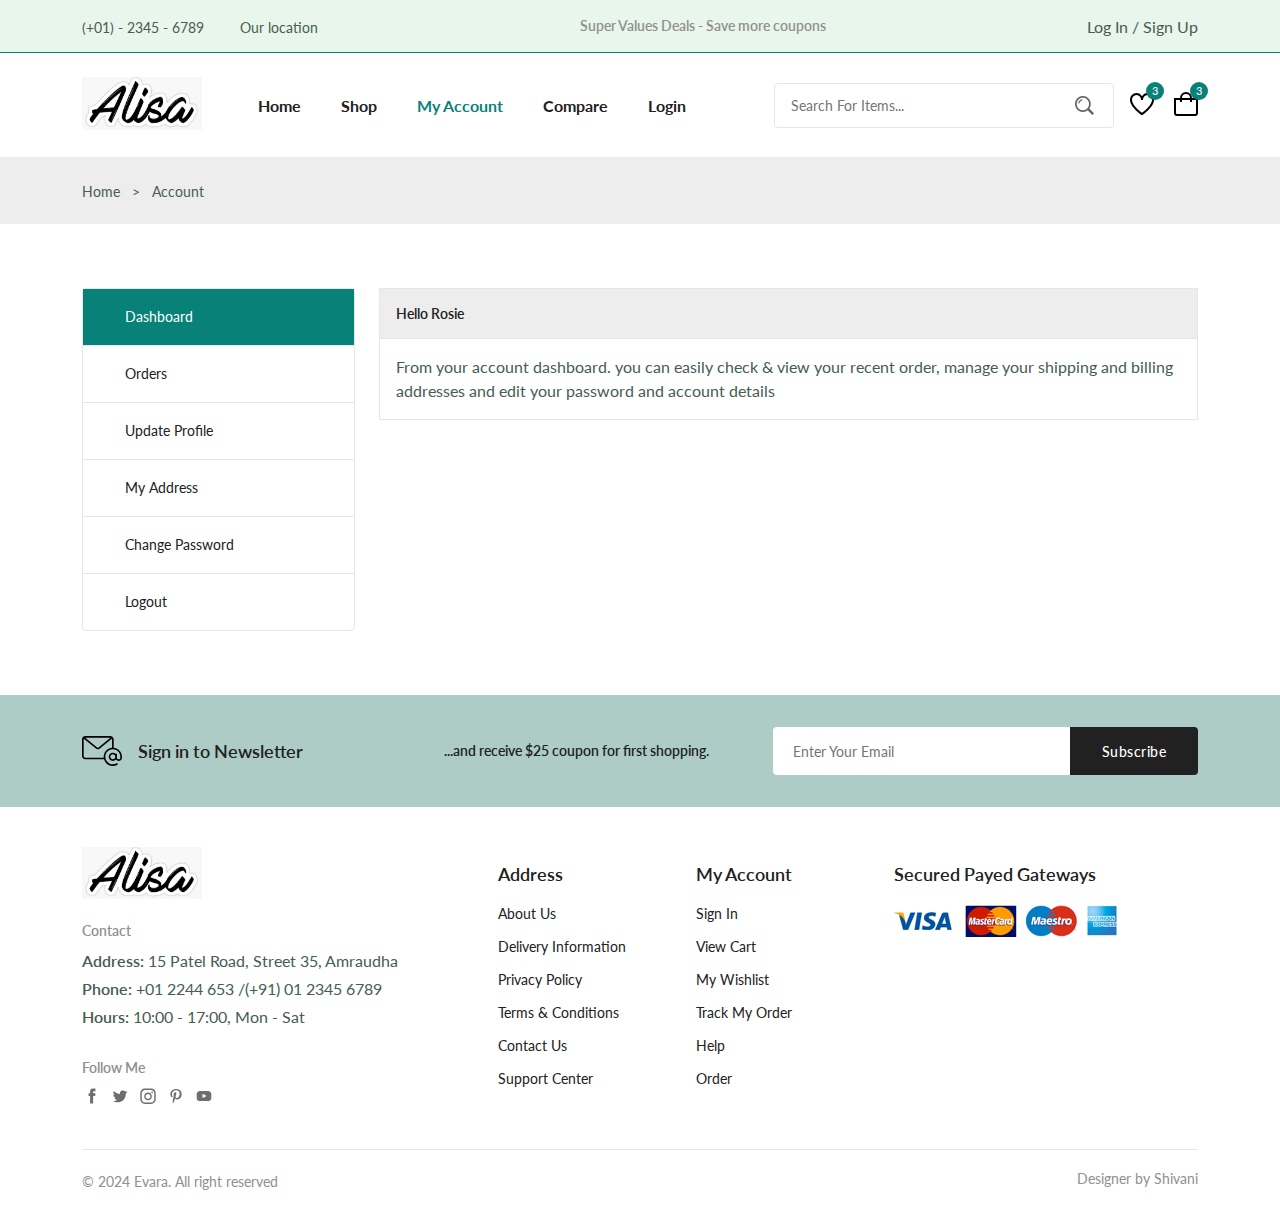
<file: E-Commerce-Website/account.html>
<!DOCTYPE html>
<html lang="en">
  <head>
    <meta charset="UTF-8" />
    <meta name="viewport" content="width=device-width, initial-scale=1.0" />

    <!--=============== FLATICON ===============-->
    <link
      rel="stylesheet"
      href="https://cdn-uicons.flaticon.com/2.0.0/uicons-regular-straight/css/uicons-regular-straight.css"
    />

    <!--=============== SWIPER CSS ===============-->
    <link
      rel="stylesheet"
      href="https://cdn.jsdelivr.net/npm/swiper@11/swiper-bundle.min.css"
    />

    <!--=============== CSS ===============-->
    <link rel="stylesheet" href="./css/style.css" />

    <title>Ecommerce Website</title>
  </head>
  <body>
    <!--=============== HEADER ===============-->
    <header class="header">
      <div class="header__top">
        <div class="header__container container">
          <div class="header__contact">
            <span>(+01) - 2345 - 6789</span>
            <span>Our location</span>
          </div>
          <p class="header__alert-news">
            Super Values Deals - Save more coupons
          </p>
          <a href="login-register.html" class="header__top-action">
            Log In / Sign Up
          </a>
        </div>
      </div>

      <nav class="nav container">
        <a href="index.html" class="nav__logo">
          <img
            class="nav__logo-img"
            src="./img/logo (2).png"
            alt="website logo"
          />
        </a>
        <div class="nav__menu" id="nav-menu">
          <ul class="nav__list">
            <li class="nav__item">
              <a href="index.html" class="nav__link">Home</a>
            </li>
            <li class="nav__item">
              <a href="shop.html" class="nav__link">Shop</a>
            </li>
            <li class="nav__item">
              <a href="account.html" class="nav__link active-link"
                >My Account</a
              >
            </li>
            <li class="nav__item">
              <a href="compare.html" class="nav__link">Compare</a>
            </li>
            <li class="nav__item">
              <a href="login-register.html" class="nav__link">Login</a>
            </li>
          </ul>
          <div class="header__search">
            <input
              type="text"
              placeholder="Search For Items..."
              class="form__input"
            />
            <button class="search__btn">
              <img src="./img/search.png" alt="search icon" />
            </button>
          </div>
        </div>
        <div class="header__user-actions">
          <a href="wishlist.html" class="header__action-btn" title="Wishlist">
            <img src="./img/icon-heart.svg" alt="" />
            <span class="count">3</span>
          </a>
          <a href="cart.html" class="header__action-btn" title="Cart">
            <img src="./img/icon-cart.svg" alt="" />
            <span class="count">3</span>
          </a>
        </div>
      </nav>
    </header>

    <!--=============== MAIN ===============-->
    <main class="main">
      <!--=============== BREADCRUMB ===============-->
      <section class="breadcrumb">
        <ul class="breadcrumb__list flex container">
          <li><a href="index.html" class="breadcrumb__link">Home</a></li>
          <li><span class="breadcrumb__link">></span></li>
          <li><span class="breadcrumb__link">Account</span></li>
        </ul>
      </section>

      <!--=============== ACCOUNTS ===============-->
      <section class="accounts section--lg">
        <div class="accounts__container container grid">
          <div class="account__tabs">
            <p class="account__tab active-tab" data-target="#dashboard">
              <i class="fi fi-rs-settings-sliders"></i> Dashboard
            </p>
            <p class="account__tab" data-target="#orders">
              <i class="fi fi-rs-shopping-bag"></i> Orders
            </p>
            <p class="account__tab" data-target="#update-profile">
              <i class="fi fi-rs-user"></i> Update Profile
            </p>
            <p class="account__tab" data-target="#address">
              <i class="fi fi-rs-marker"></i> My Address
            </p>
            <p class="account__tab" data-target="#change-password">
              <i class="fi fi-rs-settings-sliders"></i> Change Password
            </p>
            <p class="account__tab"><i class="fi fi-rs-exit"></i> Logout</p>
          </div>
          <div class="tabs__content">
            <div class="tab__content active-tab" content id="dashboard">
              <h3 class="tab__header">Hello Rosie</h3>
              <div class="tab__body">
                <p class="tab__description">
                  From your account dashboard. you can easily check & view your
                  recent order, manage your shipping and billing addresses and
                  edit your password and account details
                </p>
              </div>
            </div>
            <div class="tab__content" content id="orders">
              <h3 class="tab__header">Your Orders</h3>
              <div class="tab__body">
                <table class="placed__order-table">
                  <thead>
                    <tr>
                      <th>Orders</th>
                      <th>Date</th>
                      <th>Status</th>
                      <th>Totals</th>
                      <th>Actions</th>
                    </tr>
                  </thead>
                  <tbody>
                    <tr>
                      <td>#1357</td>
                      <td>March 19, 2022</td>
                      <td>Processing</td>
                      <td>$125.00</td>
                      <td><a href="#" class="view__order">View</a></td>
                    </tr>
                    <tr>
                      <td>#2468</td>
                      <td>June 29, 2022</td>
                      <td>Completed</td>
                      <td>$364.00</td>
                      <td><a href="#" class="view__order">View</a></td>
                    </tr>
                    <tr>
                      <td>#2366</td>
                      <td>August 02, 2022</td>
                      <td>Completed</td>
                      <td>$280.00</td>
                      <td><a href="#" class="view__order">View</a></td>
                    </tr>
                  </tbody>
                </table>
              </div>
            </div>
            <div class="tab__content" content id="update-profile">
              <h3 class="tab__header">Update Profile</h3>
              <div class="tab__body">
                <form class="form grid">
                  <input
                    type="text"
                    placeholder="Username"
                    class="form__input"
                  />
                  <div class="form__btn">
                    <button class="btn btn--md">Save</button>
                  </div>
                </form>
              </div>
            </div>
            <div class="tab__content" content id="address">
              <h3 class="tab__header">Shipping Address</h3>
              <div class="tab__body">
                <address class="address">
                  3522 Interstate <br />
                  75 Business Spur, <br />
                  Sault Ste. <br />
                  Marie, Mi 49783
                </address>
                <p class="city">New York</p>
                <a href="#" class="edit">Edit</a>
              </div>
            </div>
            <div class="tab__content" content id="change-password">
              <h3 class="tab__header">Change Password</h3>
              <div class="tab__body">
                <form class="form grid">
                  <input
                    type="password"
                    placeholder="Current Password"
                    class="form__input"
                  />
                  <input
                    type="password"
                    placeholder="New Password"
                    class="form__input"
                  />
                  <input
                    type="password"
                    placeholder="Confirm Password"
                    class="form__input"
                  />
                  <div class="form__btn">
                    <button class="btn btn--md">Save</button>
                  </div>
                </form>
              </div>
            </div>
          </div>
        </div>
      </section>

      <!--=============== NEWSLETTER ===============-->
      <section class="newsletter section">
        <div class="newsletter__container container grid">
          <h3 class="newsletter__title flex">
            <img
              src="./img/icon-email.svg"
              alt=""
              class="newsletter__icon"
            />
            Sign in to Newsletter
          </h3>
          <p class="newsletter__description">
            ...and receive $25 coupon for first shopping.
          </p>
          <form action="" class="newsletter__form">
            <input
              type="text"
              placeholder="Enter Your Email"
              class="newsletter__input"
            />
            <button type="submit" class="newsletter__btn">Subscribe</button>
          </form>
        </div>
      </section>
    </main>

    <!--=============== FOOTER ===============-->
    <footer class="footer container">
      <div class="footer__container grid">
        <div class="footer__content">
          <a href="index.html" class="footer__logo">
            <img src="./img/logo (2).png" alt="" class="footer__logo-img" />
          </a>
          <h4 class="footer__subtitle">Contact</h4>
          <p class="footer__description">
            <span>Address:</span>  15 Patel Road, Street 35, Amraudha
          </p>
          <p class="footer__description">
            <span>Phone:</span> +01 2244 653 /(+91) 01 2345 6789
          </p>
          <p class="footer__description">
            <span>Hours:</span> 10:00 - 17:00, Mon - Sat
          </p>
          <div class="footer__social">
            <h4 class="footer__subtitle">Follow Me</h4>
            <div class="footer__links flex">
              <a href="#">
                <img
                  src="./img/icon-facebook.svg"
                  alt=""
                  class="footer__social-icon"
                />
              </a>
              <a href="#">
                <img
                  src="./img/icon-twitter.svg"
                  alt=""
                  class="footer__social-icon"
                />
              </a>
              <a href="#">
                <img
                  src="./img/icon-instagram.svg"
                  alt=""
                  class="footer__social-icon"
                />
              </a>
              <a href="#">
                <img
                  src="./img/icon-pinterest.svg"
                  alt=""
                  class="footer__social-icon"
                />
              </a>
              <a href="#">
                <img
                  src="./img/icon-youtube.svg"
                  alt=""
                  class="footer__social-icon"
                />
              </a>
            </div>
          </div>
        </div>
        <div class="footer__content">
          <h3 class="footer__title">Address</h3>
          <ul class="footer__links">
            <li><a href="#" class="footer__link">About Us</a></li>
            <li><a href="#" class="footer__link">Delivery Information</a></li>
            <li><a href="#" class="footer__link">Privacy Policy</a></li>
            <li><a href="#" class="footer__link">Terms & Conditions</a></li>
            <li><a href="#" class="footer__link">Contact Us</a></li>
            <li><a href="#" class="footer__link">Support Center</a></li>
          </ul>
        </div>
        <div class="footer__content">
          <h3 class="footer__title">My Account</h3>
          <ul class="footer__links">
            <li><a href="#" class="footer__link">Sign In</a></li>
            <li><a href="#" class="footer__link">View Cart</a></li>
            <li><a href="#" class="footer__link">My Wishlist</a></li>
            <li><a href="#" class="footer__link">Track My Order</a></li>
            <li><a href="#" class="footer__link">Help</a></li>
            <li><a href="#" class="footer__link">Order</a></li>
          </ul>
        </div>
        <div class="footer__content">
          <h3 class="footer__title">Secured Payed Gateways</h3>
          <img
            src="./img/payment-method.png"
            alt=""
            class="payment__img"
          />
        </div>
      </div>
      <div class="footer__bottom">
        <p class="copyright">&copy; 2024 Evara. All right reserved</p>
        <span class="designer">Designer by Shivani</span>
      </div>
    </footer>

    <!--=============== SWIPER JS ===============-->
    <script src="https://cdn.jsdelivr.net/npm/swiper@11/swiper-bundle.min.js"></script>

    <!--=============== MAIN JS ===============-->
    <script src="./js/main.js"></script>
  </body>
</html>
</file>
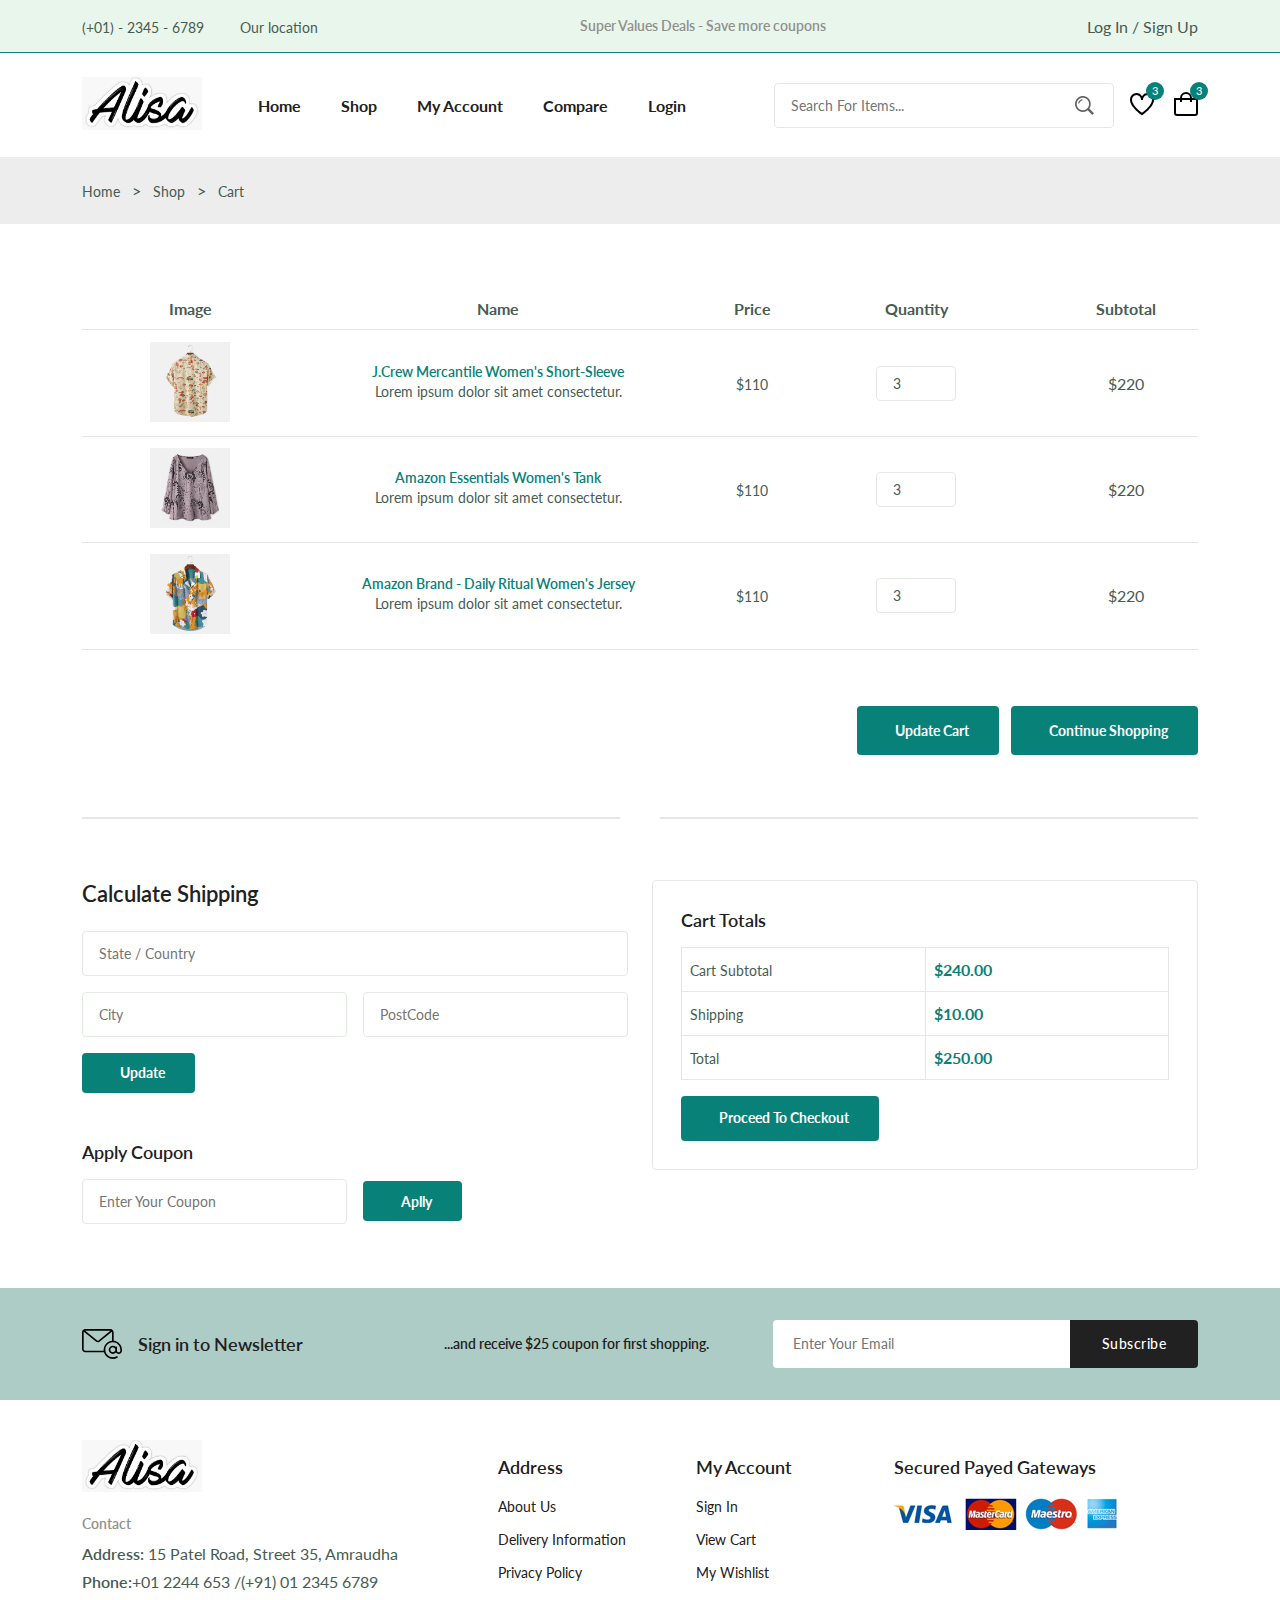
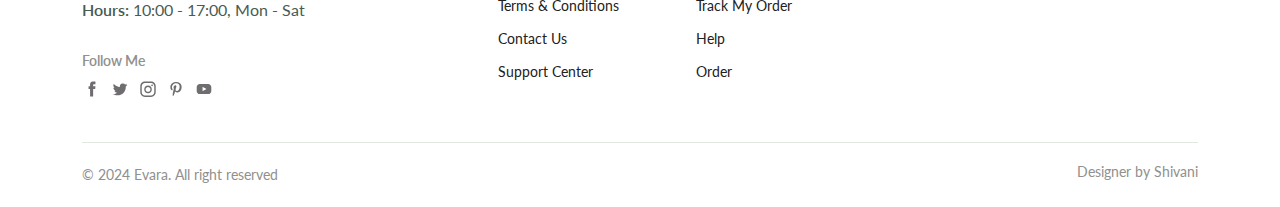
<file: E-Commerce-Website/cart.html>
<!DOCTYPE html>
<html lang="en">
  <head>
    <meta charset="UTF-8" />
    <meta name="viewport" content="width=device-width, initial-scale=1.0" />

    <!--=============== FLATICON ===============-->
    <link
      rel="stylesheet"
      href="https://cdn-uicons.flaticon.com/2.0.0/uicons-regular-straight/css/uicons-regular-straight.css"
    />

    <!--=============== SWIPER CSS ===============-->
    <link
      rel="stylesheet"
      href="https://cdn.jsdelivr.net/npm/swiper@11/swiper-bundle.min.css"
    />

    <!--=============== CSS ===============-->
    <link rel="stylesheet" href="./css/style.css" />

    <title>Ecommerce Website</title>
  </head>
  <body>
    <!--=============== HEADER ===============-->
    <header class="header">
      <div class="header__top">
        <div class="header__container container">
          <div class="header__contact">
            <span>(+01) - 2345 - 6789</span>
            <span>Our location</span>
          </div>
          <p class="header__alert-news">
            Super Values Deals - Save more coupons
          </p>
          <a href="login-register.html" class="header__top-action">
            Log In / Sign Up
          </a>
        </div>
      </div>

      <nav class="nav container">
        <a href="index.html" class="nav__logo">
          <img
            class="nav__logo-img"
            src="./img/logo (2).png"
            alt="website logo"
          />
        </a>
        <div class="nav__menu" id="nav-menu">
          <ul class="nav__list">
            <li class="nav__item">
              <a href="index.html" class="nav__link">Home</a>
            </li>
            <li class="nav__item">
              <a href="shop.html" class="nav__link">Shop</a>
            </li>
            <li class="nav__item">
              <a href="account.html" class="nav__link">My Account</a>
            </li>
            <li class="nav__item">
              <a href="compare.html" class="nav__link">Compare</a>
            </li>
            <li class="nav__item">
              <a href="login-register.html" class="nav__link">Login</a>
            </li>
          </ul>
          <div class="header__search">
            <input
              type="text"
              placeholder="Search For Items..."
              class="form__input"
            />
            <button class="search__btn">
              <img src="./img/search.png" alt="search icon" />
            </button>
          </div>
        </div>
        <div class="header__user-actions">
          <a href="wishlist.html" class="header__action-btn" title="Wishlist">
            <img src="./img/icon-heart.svg" alt="" />
            <span class="count">3</span>
          </a>
          <a href="cart.html" class="header__action-btn" title="Cart">
            <img src="./img/icon-cart.svg" alt="" />
            <span class="count">3</span>
          </a>
        </div>
      </nav>
    </header>

    <!--=============== MAIN ===============-->
    <main class="main">
      <!--=============== BREADCRUMB ===============-->
      <section class="breadcrumb">
        <ul class="breadcrumb__list flex container">
          <li><a href="index.html" class="breadcrumb__link">Home</a></li>
          <li><span class="breadcrumb__link"></span>></li>
          <li><span class="breadcrumb__link">Shop</span></li>
          <li><span class="breadcrumb__link"></span>></li>
          <li><span class="breadcrumb__link">Cart</span></li>
        </ul>
      </section>

      <!--=============== CART ===============-->
      <section class="cart section--lg container">
        <div class="table__container">
          <table class="table">
            <thead>
              <tr>
                <th>Image</th>
                <th>Name</th>
                <th>Price</th>
                <th>Quantity</th>
                <th>Subtotal</th>
                <th>Rename</th>
              </tr>
            </thead>
            <tbody>
              <tr>
                <td>
                  <img
                    src=".//img/product-1-2.jpg"
                    alt=""
                    class="table__img"
                  />
                </td>
                <td>
                  <h3 class="table__title">
                    J.Crew Mercantile Women's Short-Sleeve
                  </h3>
                  <p class="table__description">
                    Lorem ipsum dolor sit amet consectetur.
                  </p>
                </td>
                <td>
                  <span class="table__price">$110</span>
                </td>
                <td><input type="number" value="3" class="quantity" /></td>
                <td><span class="subtotal">$220</span></td>
                <td><i class="fi fi-rs-trash table__trash"></i></td>
              </tr>
              <tr>
                <td>
                  <img
                    src=".//img/product-7-1.jpg"
                    alt=""
                    class="table__img"
                  />
                </td>
                <td>
                  <h3 class="table__title">Amazon Essentials Women's Tank</h3>
                  <p class="table__description">
                    Lorem ipsum dolor sit amet consectetur.
                  </p>
                </td>
                <td>
                  <span class="table__price">$110</span>
                </td>
                <td><input type="number" value="3" class="quantity" /></td>
                <td><span class="subtotal">$220</span></td>
                <td><i class="fi fi-rs-trash table__trash"></i></td>
              </tr>
              <tr>
                <td>
                  <img
                    src=".//img/product-2-1.jpg"
                    alt=""
                    class="table__img"
                  />
                </td>
                <td>
                  <h3 class="table__title">
                    Amazon Brand - Daily Ritual Women's Jersey
                  </h3>
                  <p class="table__description">
                    Lorem ipsum dolor sit amet consectetur.
                  </p>
                </td>
                <td>
                  <span class="table__price">$110</span>
                </td>
                <td><input type="number" value="3" class="quantity" /></td>
                <td><span class="subtotal">$220</span></td>
                <td><i class="fi fi-rs-trash table__trash"></i></td>
              </tr>
            </tbody>
          </table>
        </div>

        <div class="cart__actions">
          <a href="#" class="btn flex btn__md">
            <i class="fi-rs-shuffle"></i> Update Cart
          </a>
          <a href="#" class="btn flex btn__md">
            <i class="fi-rs-shopping-bag"></i> Continue Shopping
          </a>
        </div>

        <div class="divider">
          <i class="fi fi-rs-fingerprint"></i>
        </div>

        <div class="cart__group grid">
          <div>
            <div class="cart__shippinp">
              <h3 class="section__title">Calculate Shipping</h3>
              <form action="" class="form grid">
                <input
                  type="text"
                  class="form__input"
                  placeholder="State / Country"
                />
                <div class="form__group grid">
                  <input type="text" class="form__input" placeholder="City" />
                  <input
                    type="text"
                    class="form__input"
                    placeholder="PostCode"
                  />
                </div>
                <div class="form__btn">
                  <button class="btn flex btn--sm">
                    <i class="fi-rs-shuffle"></i> Update
                  </button>
                </div>
              </form>
            </div>
            <div class="cart__coupon">
              <h3 class="section__title">Apply Coupon</h3>
              <form action="" class="coupon__form form grid">
                <div class="form__group grid">
                  <input
                    type="text"
                    class="form__input"
                    placeholder="Enter Your Coupon"
                  />
                  <div class="form__btn">
                    <button class="btn flex btn--sm">
                      <i class="fi-rs-label"></i> Aplly
                    </button>
                  </div>
                </div>
              </form>
            </div>
          </div>

          <div class="cart__total">
            <h3 class="section__title">Cart Totals</h3>
            <table class="cart__total-table">
                <tr>
                  <td><span class="cart__total-title">Cart Subtotal</span></td>
                  <td><span class="cart__total-price">$240.00</span></td>
                </tr>
                <tr>
                  <td><span class="cart__total-title">Shipping</span></td>
                  <td><span class="cart__total-price">$10.00</span></td>
                </tr>
                <tr>
                  <td><span class="cart__total-title">Total</span></td>
                  <td><span class="cart__total-price">$250.00</span></td>
                </tr>
            </table>
            <a href="checkout.html" class="btn flex btn--md">
              <i class="fi fi-rs-box-alt"></i> Proceed To Checkout
            </a>
          </div>
        </div>
      </section>

      <!--=============== NEWSLETTER ===============-->
      <section class="newsletter section">
        <div class="newsletter__container container grid">
          <h3 class="newsletter__title flex">
            <img
              src="./img/icon-email.svg"
              alt=""
              class="newsletter__icon"
            />
            Sign in to Newsletter
          </h3>
          <p class="newsletter__description">
            ...and receive $25 coupon for first shopping.
          </p>
          <form action="" class="newsletter__form">
            <input
              type="text"
              placeholder="Enter Your Email"
              class="newsletter__input"
            />
            <button type="submit" class="newsletter__btn">Subscribe</button>
          </form>
        </div>
      </section>
    </main>

    <!--=============== FOOTER ===============-->
    <footer class="footer container">
      <div class="footer__container grid">
        <div class="footer__content">
          <a href="index.html" class="footer__logo">
            <img src="./img/logo (2).png" alt="" class="footer__logo-img" />
          </a>
          <h4 class="footer__subtitle">Contact</h4>
          <p class="footer__description">
            <span>Address:</span>  15 Patel Road, Street 35, Amraudha
          </p>
          <p class="footer__description">
            <span>Phone:</span>+01 2244 653 /(+91) 01 2345 6789
          </p>
          <p class="footer__description">
            <span>Hours:</span> 10:00 - 17:00, Mon - Sat
          </p>
          <div class="footer__social">
            <h4 class="footer__subtitle">Follow Me</h4>
            <div class="footer__links flex">
              <a href="#">
                <img
                  src="./img/icon-facebook.svg"
                  alt=""
                  class="footer__social-icon"
                />
              </a>
              <a href="#">
                <img
                  src="./img/icon-twitter.svg"
                  alt=""
                  class="footer__social-icon"
                />
              </a>
              <a href="#">
                <img
                  src="./img/icon-instagram.svg"
                  alt=""
                  class="footer__social-icon"
                />
              </a>
              <a href="#">
                <img
                  src="./img/icon-pinterest.svg"
                  alt=""
                  class="footer__social-icon"
                />
              </a>
              <a href="#">
                <img
                  src="./img/icon-youtube.svg"
                  alt=""
                  class="footer__social-icon"
                />
              </a>
            </div>
          </div>
        </div>
        <div class="footer__content">
          <h3 class="footer__title">Address</h3>
          <ul class="footer__links">
            <li><a href="#" class="footer__link">About Us</a></li>
            <li><a href="#" class="footer__link">Delivery Information</a></li>
            <li><a href="#" class="footer__link">Privacy Policy</a></li>
            <li><a href="#" class="footer__link">Terms & Conditions</a></li>
            <li><a href="#" class="footer__link">Contact Us</a></li>
            <li><a href="#" class="footer__link">Support Center</a></li>
          </ul>
        </div>
        <div class="footer__content">
          <h3 class="footer__title">My Account</h3>
          <ul class="footer__links">
            <li><a href="#" class="footer__link">Sign In</a></li>
            <li><a href="#" class="footer__link">View Cart</a></li>
            <li><a href="#" class="footer__link">My Wishlist</a></li>
            <li><a href="#" class="footer__link">Track My Order</a></li>
            <li><a href="#" class="footer__link">Help</a></li>
            <li><a href="#" class="footer__link">Order</a></li>
          </ul>
        </div>
        <div class="footer__content">
          <h3 class="footer__title">Secured Payed Gateways</h3>
          <img
            src="./img/payment-method.png"
            alt=""
            class="payment__img"
          />
        </div>
      </div>
      <div class="footer__bottom">
        <p class="copyright">&copy; 2024 Evara. All right reserved</p>
        <span class="designer">Designer by Shivani</span>
      </div>
    </footer>

    <!--=============== SWIPER JS ===============-->
    <script src="https://cdn.jsdelivr.net/npm/swiper@11/swiper-bundle.min.js"></script>

    <!--=============== MAIN JS ===============-->
    <script src="./js/main.js"></script>
  </body>
</html>
</file>
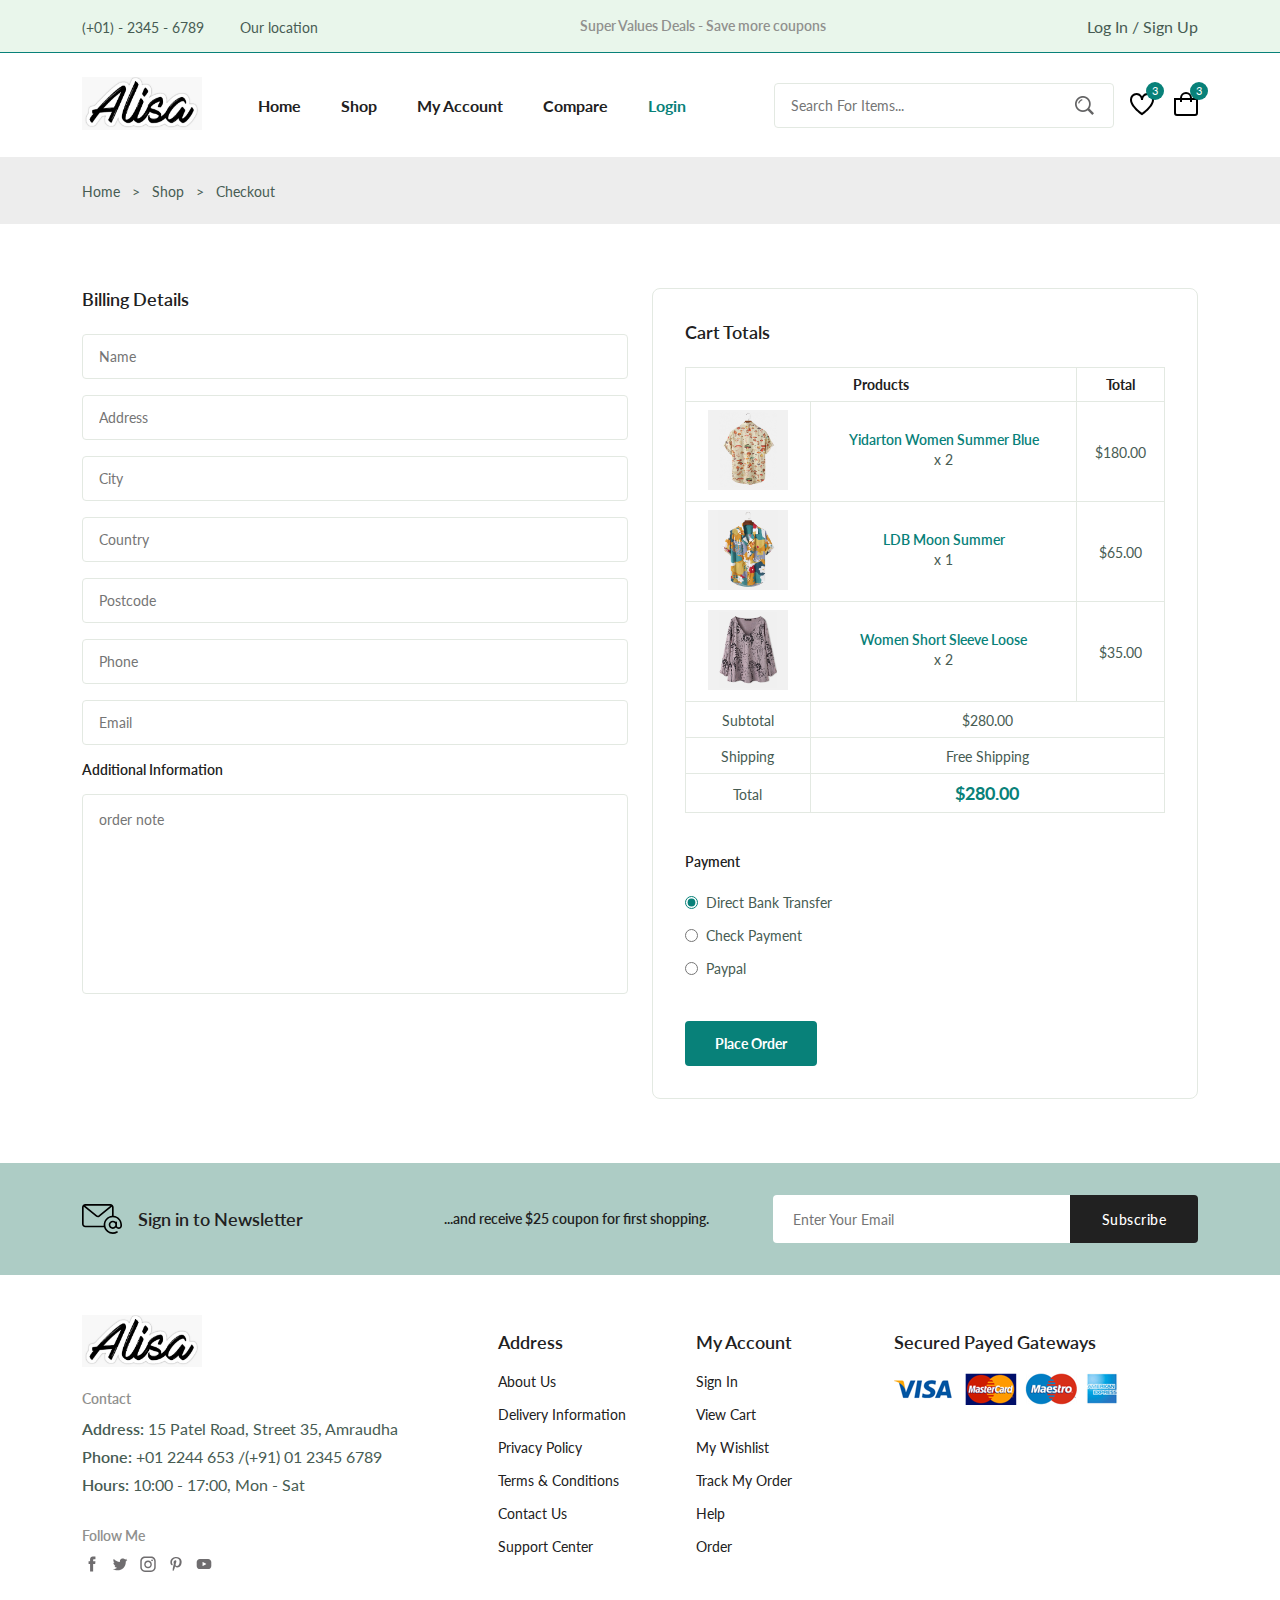
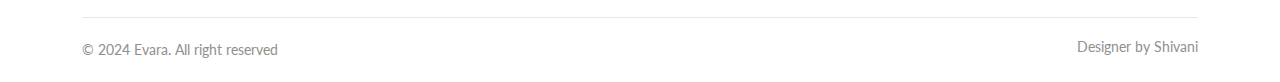
<file: E-Commerce-Website/checkout.html>
<!DOCTYPE html>
<html lang="en">
  <head>
    <meta charset="UTF-8" />
    <meta name="viewport" content="width=device-width, initial-scale=1.0" />

    <!--=============== FLATICON ===============-->
    <link
      rel="stylesheet"
      href="https://cdn-uicons.flaticon.com/2.0.0/uicons-regular-straight/css/uicons-regular-straight.css"
    />

    <!--=============== SWIPER CSS ===============-->
    <link
      rel="stylesheet"
      href="https://cdn.jsdelivr.net/npm/swiper@11/swiper-bundle.min.css"
    />

    <!--=============== CSS ===============-->
    <link rel="stylesheet" href="./css/style.css" />

    <title>Ecommerce Website</title>
  </head>
  <body>
    <!--=============== HEADER ===============-->
    <header class="header">
      <div class="header__top">
        <div class="header__container container">
          <div class="header__contact">
            <span>(+01) - 2345 - 6789</span>
            <span>Our location</span>
          </div>
          <p class="header__alert-news">
            Super Values Deals - Save more coupons
          </p>
          <a href="login-register.html" class="header__top-action">
            Log In / Sign Up
          </a>
        </div>
      </div>

      <nav class="nav container">
        <a href="index.html" class="nav__logo">
          <img
            class="nav__logo-img"
            src="./img/logo (2).png"
            alt="website logo"
          />
        </a>
        <div class="nav__menu" id="nav-menu">
          <ul class="nav__list">
            <li class="nav__item">
              <a href="index.html" class="nav__link">Home</a>
            </li>
            <li class="nav__item">
              <a href="shop.html" class="nav__link">Shop</a>
            </li>
            <li class="nav__item">
              <a href="account.html" class="nav__link">My Account</a>
            </li>
            <li class="nav__item">
              <a href="compare.html" class="nav__link">Compare</a>
            </li>
            <li class="nav__item">
              <a href="login-register.html" class="nav__link active-link"
                >Login</a
              >
            </li>
          </ul>
          <div class="header__search">
            <input
              type="text"
              placeholder="Search For Items..."
              class="form__input"
            />
            <button class="search__btn">
              <img src="./img/search.png" alt="search icon" />
            </button>
          </div>
        </div>
        <div class="header__user-actions">
          <a href="wishlist.html" class="header__action-btn" title="Wishlist">
            <img src="./img/icon-heart.svg" alt="" />
            <span class="count">3</span>
          </a>
          <a href="cart.html" class="header__action-btn" title="Cart">
            <img src="./img/icon-cart.svg" alt="" />
            <span class="count">3</span>
          </a>
        </div>
      </nav>
    </header>

    <!--=============== MAIN ===============-->
    <main class="main">
      <!--=============== BREADCRUMB ===============-->
      <section class="breadcrumb">
        <ul class="breadcrumb__list flex container">
          <li><a href="index.html" class="breadcrumb__link">Home</a></li>
          <li><span class="breadcrumb__link">></span></li>
          <li><span class="breadcrumb__link">Shop</span></li>
          <li><span class="breadcrumb__link">></span></li>
          <li><span class="breadcrumb__link">Checkout</span></li>
        </ul>
      </section>

      <!--=============== CHECKOUT ===============-->
      <section class="checkout section--lg">
        <div class="checkout__container container grid">
          <div class="checkout__group">
            <h3 class="section__title">Billing Details</h3>
            <form class="form grid">
              <input type="text" placeholder="Name" class="form__input" />
              <input type="text" placeholder="Address" class="form__input" />
              <input type="text" placeholder="City" class="form__input" />
              <input type="text" placeholder="Country" class="form__input" />
              <input type="text" placeholder="Postcode" class="form__input" />
              <input type="text" placeholder="Phone" class="form__input" />
              <input type="email" placeholder="Email" class="form__input" />
              <h3 class="checkout__title">Additional Information</h3>
              <textarea
                name=""
                placeholder="order note"
                class="form__input textarea"
              ></textarea>
            </form>
          </div>
          <div class="checkout__group">
            <h3 class="section__title">Cart Totals</h3>
            <table class="order__table">
              <thead>
                <tr>
                  <th colspan="2">Products</th>
                  <th>Total</th>
                </tr>
              </thead>

              <tbody>
                <tr>
                  <td>
                    <img
                      src="./img/product-1-2.jpg"
                      alt=""
                      class="order__img"
                    />
                  </td>
                  <td>
                    <h3 class="table__title">Yidarton Women Summer Blue</h3>
                    <p class="table__quantity">x 2</p>
                  </td>
                  <td><span class="table__price">$180.00</span></td>
                </tr>
                <tr>
                  <td>
                    <img
                      src="./img/product-2-1.jpg"
                      alt=""
                      class="order__img"
                    />
                  </td>
                  <td>
                    <h3 class="table__title">LDB Moon Summer</h3>
                    <p class="table__quantity">x 1</p>
                  </td>
                  <td><span class="table__price">$65.00</span></td>
                </tr>
                <tr>
                  <td>
                    <img
                      src="./img/product-7-1.jpg"
                      alt=""
                      class="order__img"
                    />
                  </td>
                  <td>
                    <h3 class="table__title">Women Short Sleeve Loose</h3>
                    <p class="table__quantity">x 2</p>
                  </td>
                  <td><span class="table__price">$35.00</span></td>
                </tr>
                <tr>
                  <td><span class="order__subtitle">Subtotal</span></td>
                  <td colspan="2"><span class="table__price">$280.00</span></td>
                </tr>
                <tr>
                  <td><span class="order__subtitle">Shipping</span></td>
                  <td colspan="2">
                    <span class="table__price">Free Shipping</span>
                  </td>
                </tr>
                <tr>
                  <td><span class="order__subtitle">Total</span></td>
                  <td colspan="2">
                    <span class="order__grand-total">$280.00</span>
                  </td>
                </tr>
              </tbody>
            </table>
            <div class="payment__methods">
              <h3 class="checkout__title payment__title">Payment</h3>
              <div class="payment__option flex">
                <input
                  type="radio"
                  name="radio"
                  id="l1"
                  checked
                  class="payment__input"
                />
                <label for="l1" class="payment__label"
                  >Direct Bank Transfer</label
                >
              </div>
              <div class="payment__option flex">
                <input
                  type="radio"
                  name="radio"
                  id="l2"
                  class="payment__input"
                />
                <label for="l2" class="payment__label">Check Payment</label>
              </div>
              <div class="payment__option flex">
                <input
                  type="radio"
                  name="radio"
                  id="l3"
                  class="payment__input"
                />
                <label for="l3" class="payment__label">Paypal</label>
              </div>
            </div>
            <button class="btn btn--md">Place Order</button>
          </div>
        </div>
      </section>

      <!--=============== NEWSLETTER ===============-->
      <section class="newsletter section">
        <div class="newsletter__container container grid">
          <h3 class="newsletter__title flex">
            <img
              src="./img/icon-email.svg"
              alt=""
              class="newsletter__icon"
            />
            Sign in to Newsletter
          </h3>
          <p class="newsletter__description">
            ...and receive $25 coupon for first shopping.
          </p>
          <form action="" class="newsletter__form">
            <input
              type="text"
              placeholder="Enter Your Email"
              class="newsletter__input"
            />
            <button type="submit" class="newsletter__btn">Subscribe</button>
          </form>
        </div>
      </section>
    </main>

    <!--=============== FOOTER ===============-->
    <footer class="footer container">
      <div class="footer__container grid">
        <div class="footer__content">
          <a href="index.html" class="footer__logo">
            <img src="./img/logo (2).png" alt="" class="footer__logo-img" />
          </a>
          <h4 class="footer__subtitle">Contact</h4>
          <p class="footer__description">
            <span>Address:</span>  15 Patel Road, Street 35, Amraudha
          </p>
          <p class="footer__description">
            <span>Phone:</span> +01 2244 653 /(+91) 01 2345 6789
          </p>
          <p class="footer__description">
            <span>Hours:</span> 10:00 - 17:00, Mon - Sat
          </p>
          <div class="footer__social">
            <h4 class="footer__subtitle">Follow Me</h4>
            <div class="footer__links flex">
              <a href="#">
                <img
                  src="./img/icon-facebook.svg"
                  alt=""
                  class="footer__social-icon"
                />
              </a>
              <a href="#">
                <img
                  src="./img/icon-twitter.svg"
                  alt=""
                  class="footer__social-icon"
                />
              </a>
              <a href="#">
                <img
                  src="./img/icon-instagram.svg"
                  alt=""
                  class="footer__social-icon"
                />
              </a>
              <a href="#">
                <img
                  src="./img/icon-pinterest.svg"
                  alt=""
                  class="footer__social-icon"
                />
              </a>
              <a href="#">
                <img
                  src="./img/icon-youtube.svg"
                  alt=""
                  class="footer__social-icon"
                />
              </a>
            </div>
          </div>
        </div>
        <div class="footer__content">
          <h3 class="footer__title">Address</h3>
          <ul class="footer__links">
            <li><a href="#" class="footer__link">About Us</a></li>
            <li><a href="#" class="footer__link">Delivery Information</a></li>
            <li><a href="#" class="footer__link">Privacy Policy</a></li>
            <li><a href="#" class="footer__link">Terms & Conditions</a></li>
            <li><a href="#" class="footer__link">Contact Us</a></li>
            <li><a href="#" class="footer__link">Support Center</a></li>
          </ul>
        </div>
        <div class="footer__content">
          <h3 class="footer__title">My Account</h3>
          <ul class="footer__links">
            <li><a href="#" class="footer__link">Sign In</a></li>
            <li><a href="#" class="footer__link">View Cart</a></li>
            <li><a href="#" class="footer__link">My Wishlist</a></li>
            <li><a href="#" class="footer__link">Track My Order</a></li>
            <li><a href="#" class="footer__link">Help</a></li>
            <li><a href="#" class="footer__link">Order</a></li>
          </ul>
        </div>
        <div class="footer__content">
          <h3 class="footer__title">Secured Payed Gateways</h3>
          <img
            src="./img/payment-method.png"
            alt=""
            class="payment__img"
          />
        </div>
      </div>
      <div class="footer__bottom">
        <p class="copyright">&copy; 2024 Evara. All right reserved</p>
        <span class="designer">Designer by Shivani</span>
      </div>
    </footer>

    <!--=============== SWIPER JS ===============-->
    <script src="https://cdn.jsdelivr.net/npm/swiper@11/swiper-bundle.min.js"></script>

    <!--=============== MAIN JS ===============-->
    <script src="./js/main.js"></script>
  </body>
</html>
</file>
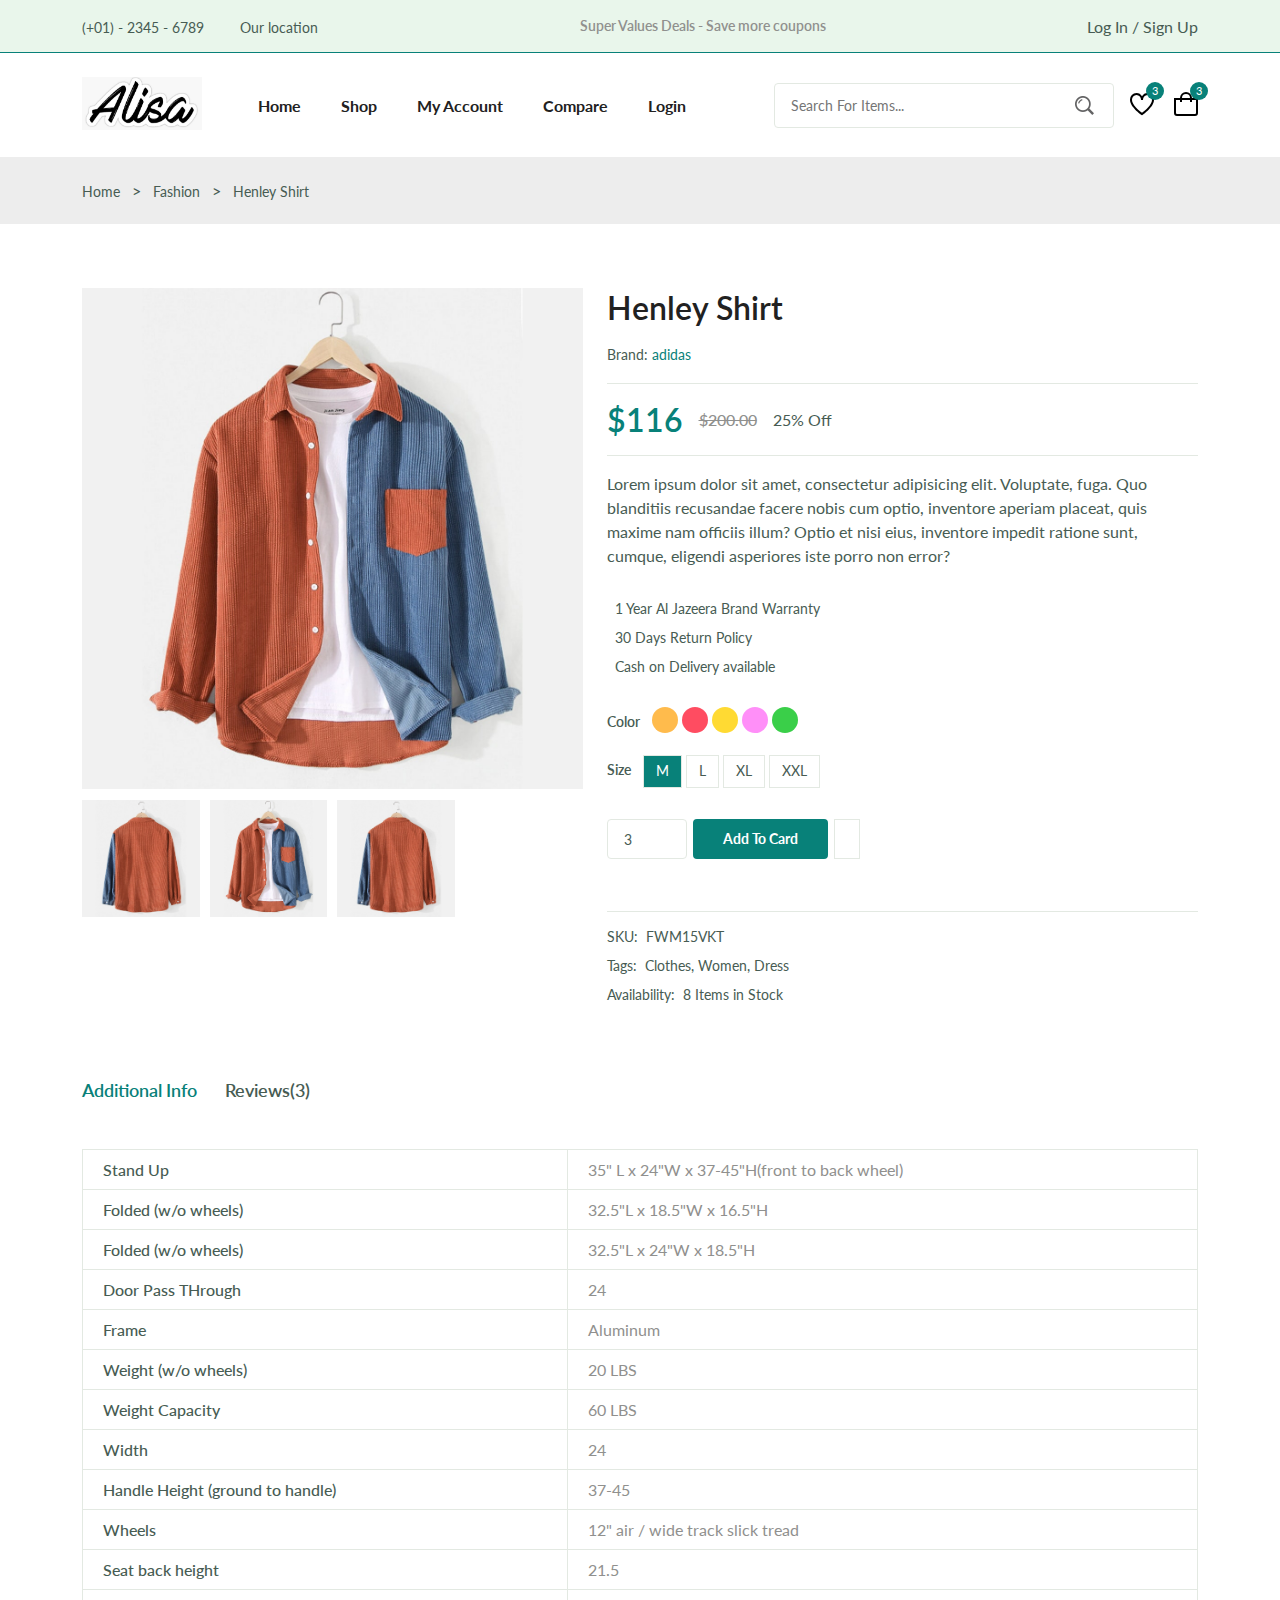
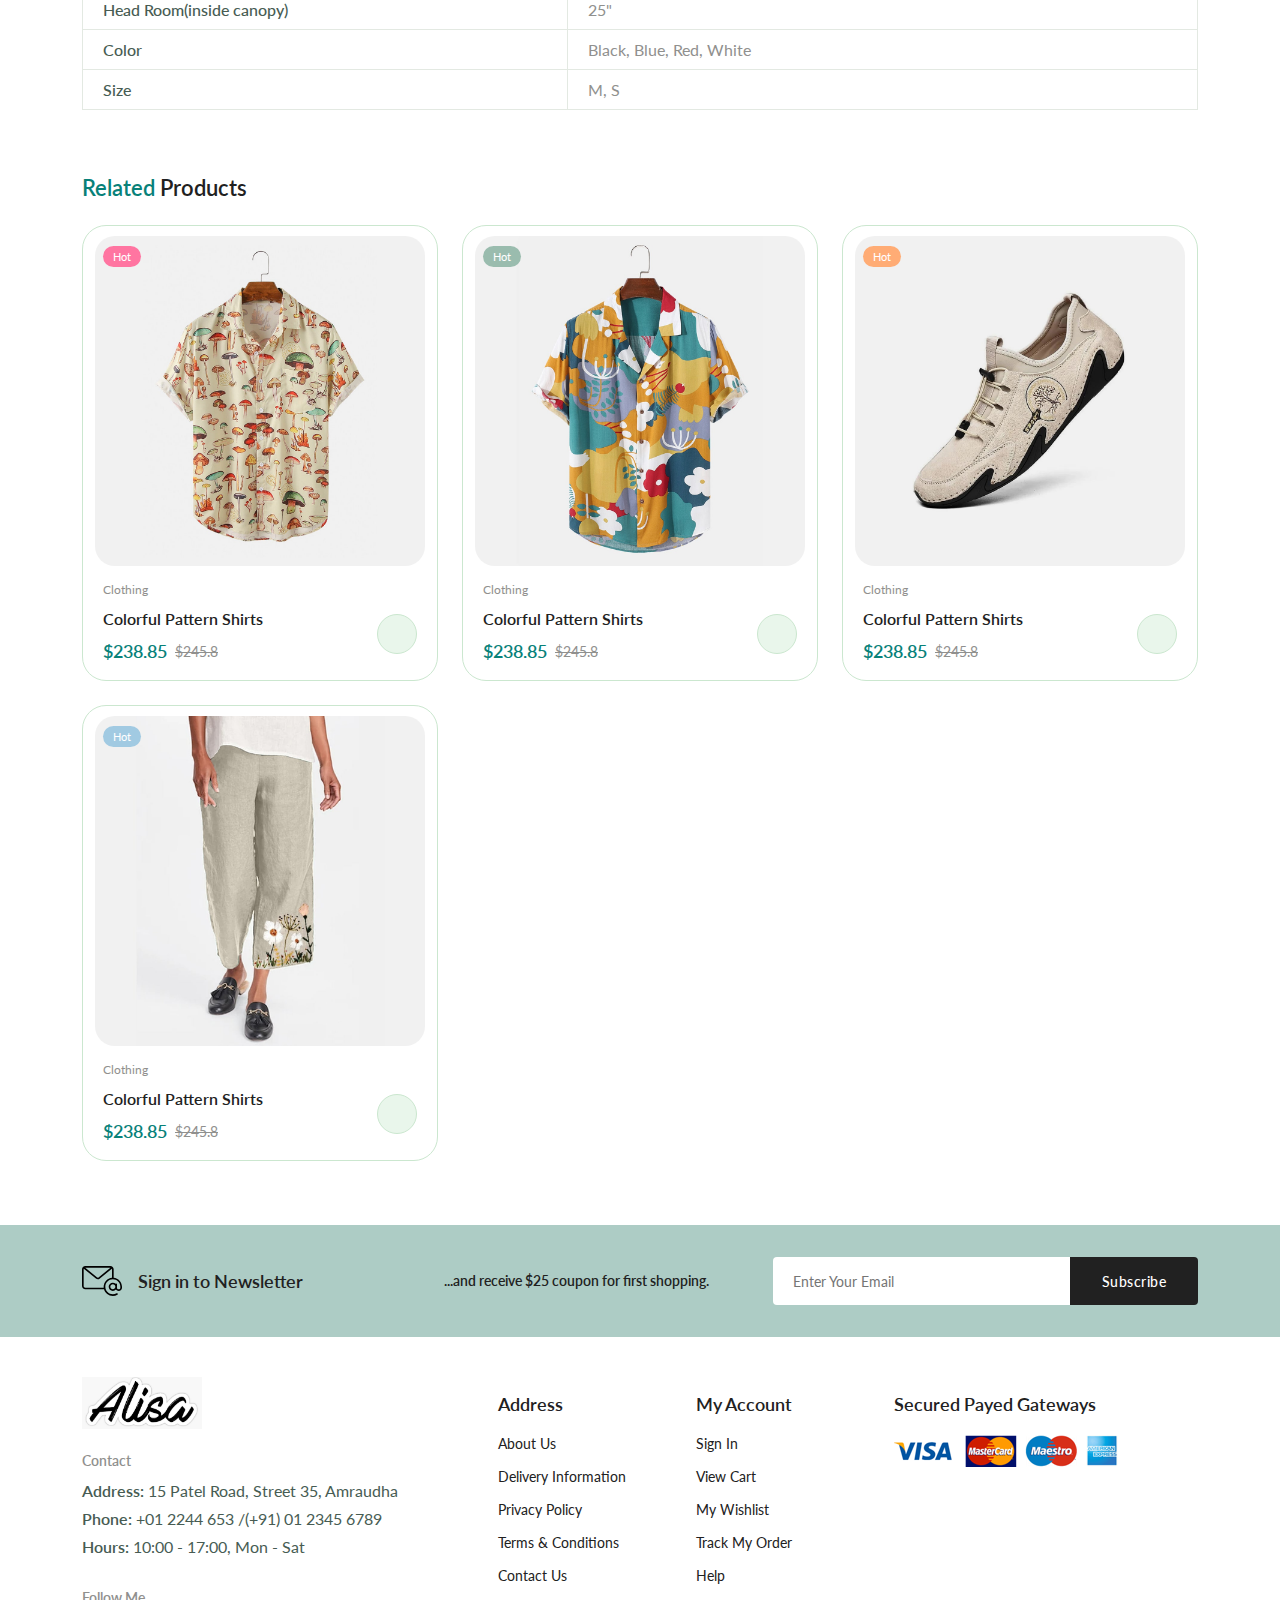
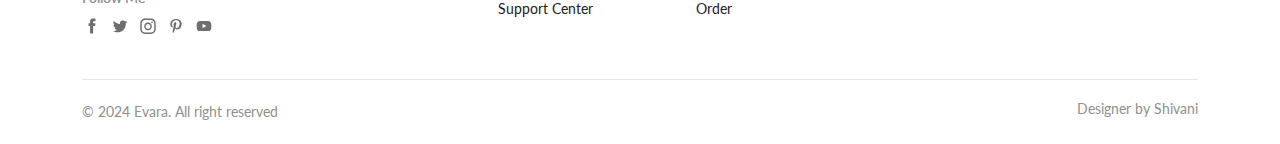
<file: E-Commerce-Website/details.html>
<!DOCTYPE html>
<html lang="en">
  <head>
    <meta charset="UTF-8" />
    <meta name="viewport" content="width=device-width, initial-scale=1.0" />

    <!--=============== FLATICON ===============-->
    <link
      rel="stylesheet"
      href="https://cdn-uicons.flaticon.com/2.0.0/uicons-regular-straight/css/uicons-regular-straight.css"
    />

    <!--=============== SWIPER CSS ===============-->
    <link
      rel="stylesheet"
      href="https://cdn.jsdelivr.net/npm/swiper@11/swiper-bundle.min.css"
    />

    <!--=============== CSS ===============-->
    <link rel="stylesheet" href="./css/style.css" />

    <title>Ecommerce Website</title>
  </head>
  <body>
    <!--=============== HEADER ===============-->
    <header class="header">
      <div class="header__top">
        <div class="header__container container">
          <div class="header__contact">
            <span>(+01) - 2345 - 6789</span>
            <span>Our location</span>
          </div>
          <p class="header__alert-news">
            Super Values Deals - Save more coupons
          </p>
          <a href="login-register.html" class="header__top-action">
            Log In / Sign Up
          </a>
        </div>
      </div>

      <nav class="nav container">
        <a href="index.html" class="nav__logo">
          <img
            class="nav__logo-img"
            src="./img/logo (2).png"
            alt="website logo"
          />
        </a>
        <div class="nav__menu" id="nav-menu">
          <ul class="nav__list">
            <li class="nav__item">
              <a href="index.html" class="nav__link">Home</a>
            </li>
            <li class="nav__item">
              <a href="shop.html" class="nav__link">Shop</a>
            </li>
            <li class="nav__item">
              <a href="account.html" class="nav__link">My Account</a>
            </li>
            <li class="nav__item">
              <a href="compare.html" class="nav__link">Compare</a>
            </li>
            <li class="nav__item">
              <a href="login-register.html" class="nav__link">Login</a>
            </li>
          </ul>
          <div class="header__search">
            <input
              type="text"
              placeholder="Search For Items..."
              class="form__input"
            />
            <button class="search__btn">
              <img src="./img/search.png" alt="search icon" />
            </button>
          </div>
        </div>
        <div class="header__user-actions">
          <a href="wishlist.html" class="header__action-btn" title="Wishlist">
            <img src="./img/icon-heart.svg" alt="" />
            <span class="count">3</span>
          </a>
          <a href="cart.html" class="header__action-btn" title="Cart">
            <img src="./img/icon-cart.svg" alt="" />
            <span class="count">3</span>
          </a>
        </div>
      </nav>
    </header>

    <!--=============== MAIN ===============-->
    <main class="main">
      <!--=============== BREADCRUMB ===============-->
      <section class="breadcrumb">
        <ul class="breadcrumb__list flex container">
          <li><a href="index.html" class="breadcrumb__link">Home</a></li>
          <li><span class="breadcrumb__link"></span>></li>
          <li><span class="breadcrumb__link">Fashion</span></li>
          <li><span class="breadcrumb__link"></span>></li>
          <li><span class="breadcrumb__link">Henley Shirt</span></li>
        </ul>
      </section>

      <!--=============== DETAILS ===============-->
      <section class="details section--lg">
        <div class="details__container container grid">
          <div class="details__group">
            <img
              src="./img/product-8-1.jpg"
              alt=""
              class="details__img"
            />
            <div class="details__small-images grid">
              <img
                src="./img/product-8-2.jpg"
                alt=""
                class="details__small-img"
              />
              <img
                src="./img/product-8-1.jpg"
                alt=""
                class="details__small-img"
              />
              <img
                src="./img/product-8-2.jpg"
                alt=""
                class="details__small-img"
              />
            </div>
          </div>
          <div class="details__group">
            <h3 class="details__title">Henley Shirt</h3>
            <p class="details__brand">Brand: <span>adidas</span></p>
            <div class="details__price flex">
              <span class="new__price">$116</span>
              <span class="old__price">$200.00</span>
              <span class="save__price">25% Off</span>
            </div>
            <p class="short__description">
              Lorem ipsum dolor sit amet, consectetur adipisicing elit.
              Voluptate, fuga. Quo blanditiis recusandae facere nobis cum optio,
              inventore aperiam placeat, quis maxime nam officiis illum? Optio
              et nisi eius, inventore impedit ratione sunt, cumque, eligendi
              asperiores iste porro non error?
            </p>
            <ul class="products__list">
              <li class="list__item flex">
                <i class="fi-rs-crown"></i> 1 Year Al Jazeera Brand Warranty
              </li>
              <li class="list__item flex">
                <i class="fi-rs-refresh"></i> 30 Days Return Policy
              </li>
              <li class="list__item flex">
                <i class="fi-rs-credit-card"></i> Cash on Delivery available
              </li>
            </ul>
            <div class="details__color flex">
              <span class="details__color-title">Color</span>
              <ul class="color__list">
                <li>
                  <a
                    href="#"
                    class="color__link"
                    style="background-color: hsl(37, 100%, 65%)"
                  ></a>
                </li>
                <li>
                  <a
                    href="#"
                    class="color__link"
                    style="background-color: hsl(353, 100%, 65%)"
                  ></a>
                </li>
                <li>
                  <a
                    href="#"
                    class="color__link"
                    style="background-color: hsl(49, 100%, 60%)"
                  ></a>
                </li>
                <li>
                  <a
                    href="#"
                    class="color__link"
                    style="background-color: hsl(304, 100%, 78%)"
                  ></a>
                </li>
                <li>
                  <a
                    href="#"
                    class="color__link"
                    style="background-color: hsl(126, 61%, 52%)"
                  ></a>
                </li>
              </ul>
            </div>
            <div class="details__size flex">
              <span class="details__size-title">Size</span>
              <ul class="size__list">
                <li>
                  <a href="#" class="size__link size-active">M</a>
                </li>
                <li>
                  <a href="#" class="size__link">L</a>
                </li>
                <li>
                  <a href="#" class="size__link">XL</a>
                </li>
                <li>
                  <a href="#" class="size__link">XXL</a>
                </li>
              </ul>
            </div>
            <div class="details__action">
              <input type="number" class="quantity" value="3" />
              <a href="#" class="btn btn--sm">Add To Card</a>
              <a href="#" class="details__action-btn">
                <i class="fi fi-rs-heart"></i>
              </a>
            </div>
            <ul class="details__meta">
              <li class="meta__list flex"><span>SKU:</span>FWM15VKT</li>
              <li class="meta__list flex">
                <span>Tags:</span>Clothes, Women, Dress
              </li>
              <li class="meta__list flex">
                <span>Availability:</span>8 Items in Stock
              </li>
            </ul>
          </div>
        </div>
      </section>

      <!--=============== DETAILS TAB ===============-->
      <section class="details__tab container">
        <div class="detail__tabs">
          <span class="detail__tab active-tab" data-target="#info">
            Additional Info
          </span>
          <span class="detail__tab" data-target="#reviews">Reviews(3)</span>
        </div>
        <div class="details__tabs-content">
          <div class="details__tab-content active-tab" content id="info">
            <table class="info__table">
              <tr>
                <th>Stand Up</th>
                <td>35" L x 24"W x 37-45"H(front to back wheel)</td>
              </tr>
              <tr>
                <th>Folded (w/o wheels)</th>
                <td>32.5"L x 18.5"W x 16.5"H</td>
              </tr>
              <tr>
                <th>Folded (w/o wheels)</th>
                <td>32.5"L x 24"W x 18.5"H</td>
              </tr>
              <tr>
                <th>Door Pass THrough</th>
                <td>24</td>
              </tr>
              <tr>
                <th>Frame</th>
                <td>Aluminum</td>
              </tr>
              <tr>
                <th>Weight (w/o wheels)</th>
                <td>20 LBS</td>
              </tr>
              <tr>
                <th>Weight Capacity</th>
                <td>60 LBS</td>
              </tr>
              <tr>
                <th>Width</th>
                <td>24</td>
              </tr>
              <tr>
                <th>Handle Height (ground to handle)</th>
                <td>37-45</td>
              </tr>
              <tr>
                <th>Wheels</th>
                <td>12" air / wide track slick tread</td>
              </tr>
              <tr>
                <th>Seat back height</th>
                <td>21.5</td>
              </tr>
              <tr>
                <th>Head Room(inside canopy)</th>
                <td>25"</td>
              </tr>
              <tr>
                <th>Color</th>
                <td>Black, Blue, Red, White</td>
              </tr>
              <tr>
                <th>Size</th>
                <td>M, S</td>
              </tr>
            </table>
          </div>
          <div class="details__tab-content" content id="reviews">
            <div class="reviews__container grid">
              <div class="review__single">
                <div>
                  <img
                    src="./img/avatar-1.jpg"
                    alt=""
                    class="review__img"
                  />
                  <h4 class="review__title">Jacky Chan</h4>
                </div>
                <div class="review__data">
                  <div class="review__rating">
                    <i class="fi fi-rs-star"></i>
                    <i class="fi fi-rs-star"></i>
                    <i class="fi fi-rs-star"></i>
                    <i class="fi fi-rs-star"></i>
                    <i class="fi fi-rs-star"></i>
                  </div>
                  <p class="review__description">
                    Thank you, very fast shipping from Poland only 3days.
                  </p>
                  <span class="review__date">December 4, 2022 at 3:12 pm</span>
                </div>
              </div>
              <div class="review__single">
                <div>
                  <img
                    src="./img/avatar-2.jpg"
                    alt=""
                    class="review__img"
                  />
                  <h4 class="review__title">Meriem Js</h4>
                </div>
                <div class="review__data">
                  <div class="review__rating">
                    <i class="fi fi-rs-star"></i>
                    <i class="fi fi-rs-star"></i>
                    <i class="fi fi-rs-star"></i>
                    <i class="fi fi-rs-star"></i>
                    <i class="fi fi-rs-star"></i>
                  </div>
                  <p class="review__description">
                    Great low price and works well
                  </p>
                  <span class="review__date">August 23, 2022 at 19:45 pm</span>
                </div>
              </div>
              <div class="review__single">
                <div>
                  <img
                    src="./img/avatar-3.jpg"
                    alt=""
                    class="review__img"
                  />
                  <h4 class="review__title">Moh Benz</h4>
                </div>
                <div class="review__data">
                  <div class="review__rating">
                    <i class="fi fi-rs-star"></i>
                    <i class="fi fi-rs-star"></i>
                    <i class="fi fi-rs-star"></i>
                    <i class="fi fi-rs-star"></i>
                    <i class="fi fi-rs-star"></i>
                  </div>
                  <p class="review__description">
                    Authentic and beautiful, Love these ways more than ever
                    expected, They are great earphones.
                  </p>
                  <span class="review__date">March 2, 2021 at 10:01 am</span>
                </div>
              </div>
            </div>
            <div class="review__form">
              <h4 class="review__form-title">Add a review</h4>
              <div class="rate__product">
                <i class="fi fi-rs-star"></i>
                <i class="fi fi-rs-star"></i>
                <i class="fi fi-rs-star"></i>
                <i class="fi fi-rs-star"></i>
                <i class="fi fi-rs-star"></i>
              </div>
              <form action="" class="form grid">
                <textarea
                  class="form__input textarea"
                  placeholder="Write Comment"
                ></textarea>
                <div class="form__group grid">
                  <input type="text" placeholder="Name" class="form__input">
                  <input type="email" placeholder="Email" class="form__input">
                </div>
                <div class="form__btn">
                  <button class="btn">Submit Review</button>
                </div>
              </form>
            </div>
          </div>
        </div>
      </section>

      <!--=============== PRODUCTS ===============-->
      <section class="products container section--lg">
        <h3 class="section__title"><span>Related</span> Products</h3>
        <div class="products__container grid">
          <div class="product__item">
            <div class="product__banner">
              <a href="details.html" class="product__images">
                <img
                  src="./img/product-1-1.jpg"
                  alt=""
                  class="product__img default"
                />
                <img
                  src="./img/product-1-2.jpg"
                  alt=""
                  class="product__img hover"
                />
              </a>
              <div class="product__actions">
                <a href="#" class="action__btn" aria-label="Quick View">
                  <i class="fi fi-rs-eye"></i>
                </a>
                <a
                  href="#"
                  class="action__btn"
                  aria-label="Add to Wishlist"
                >
                  <i class="fi fi-rs-heart"></i>
                </a>
                <a href="#" class="action__btn" aria-label="Compare">
                  <i class="fi fi-rs-shuffle"></i>
                </a>
              </div>
              <div class="product__badge light-pink">Hot</div>
            </div>
            <div class="product__content">
              <span class="product__category">Clothing</span>
              <a href="details.html">
                <h3 class="product__title">Colorful Pattern Shirts</h3>
              </a>
              <div class="product__rating">
                <i class="fi fi-rs-star"></i>
                <i class="fi fi-rs-star"></i>
                <i class="fi fi-rs-star"></i>
                <i class="fi fi-rs-star"></i>
                <i class="fi fi-rs-star"></i>
              </div>
              <div class="product__price flex">
                <span class="new__price">$238.85</span>
                <span class="old__price">$245.8</span>
              </div>
              <a
                href="#"
                class="action__btn cart__btn"
                aria-label="Add To Cart"
              >
                <i class="fi fi-rs-shopping-bag-add"></i>
              </a>
            </div>
          </div>
          <div class="product__item">
            <div class="product__banner">
              <a href="details.html" class="product__images">
                <img
                  src="./img/product-2-1.jpg"
                  alt=""
                  class="product__img default"
                />
                <img
                  src="./img/product-2-2.jpg"
                  alt=""
                  class="product__img hover"
                />
              </a>
              <div class="product__actions">
                <a href="#" class="action__btn" aria-label="Quick View">
                  <i class="fi fi-rs-eye"></i>
                </a>
                <a
                  href="#"
                  class="action__btn"
                  aria-label="Add to Wishlist"
                >
                  <i class="fi fi-rs-heart"></i>
                </a>
                <a href="#" class="action__btn" aria-label="Compare">
                  <i class="fi fi-rs-shuffle"></i>
                </a>
              </div>
              <div class="product__badge light-green">Hot</div>
            </div>
            <div class="product__content">
              <span class="product__category">Clothing</span>
              <a href="details.html">
                <h3 class="product__title">Colorful Pattern Shirts</h3>
              </a>
              <div class="product__rating">
                <i class="fi fi-rs-star"></i>
                <i class="fi fi-rs-star"></i>
                <i class="fi fi-rs-star"></i>
                <i class="fi fi-rs-star"></i>
                <i class="fi fi-rs-star"></i>
              </div>
              <div class="product__price flex">
                <span class="new__price">$238.85</span>
                <span class="old__price">$245.8</span>
              </div>
              <a
                href="#"
                class="action__btn cart__btn"
                aria-label="Add To Cart"
              >
                <i class="fi fi-rs-shopping-bag-add"></i>
              </a>
            </div>
          </div>
          <div class="product__item">
            <div class="product__banner">
              <a href="details.html" class="product__images">
                <img
                  src="./img/product-3-1.jpg"
                  alt=""
                  class="product__img default"
                />
                <img
                  src="./img/product-3-2.jpg"
                  alt=""
                  class="product__img hover"
                />
              </a>
              <div class="product__actions">
                <a href="#" class="action__btn" aria-label="Quick View">
                  <i class="fi fi-rs-eye"></i>
                </a>
                <a
                  href="#"
                  class="action__btn"
                  aria-label="Add to Wishlist"
                >
                  <i class="fi fi-rs-heart"></i>
                </a>
                <a href="#" class="action__btn" aria-label="Compare">
                  <i class="fi fi-rs-shuffle"></i>
                </a>
              </div>
              <div class="product__badge light-orange">Hot</div>
            </div>
            <div class="product__content">
              <span class="product__category">Clothing</span>
              <a href="details.html">
                <h3 class="product__title">Colorful Pattern Shirts</h3>
              </a>
              <div class="product__rating">
                <i class="fi fi-rs-star"></i>
                <i class="fi fi-rs-star"></i>
                <i class="fi fi-rs-star"></i>
                <i class="fi fi-rs-star"></i>
                <i class="fi fi-rs-star"></i>
              </div>
              <div class="product__price flex">
                <span class="new__price">$238.85</span>
                <span class="old__price">$245.8</span>
              </div>
              <a
                href="#"
                class="action__btn cart__btn"
                aria-label="Add To Cart"
              >
                <i class="fi fi-rs-shopping-bag-add"></i>
              </a>
            </div>
          </div>
          <div class="product__item">
            <div class="product__banner">
              <a href="details.html" class="product__images">
                <img
                  src="./img/product-4-1.jpg"
                  alt=""
                  class="product__img default"
                />
                <img
                  src="./img/product-4-2.jpg"
                  alt=""
                  class="product__img hover"
                />
              </a>
              <div class="product__actions">
                <a href="#" class="action__btn" aria-label="Quick View">
                  <i class="fi fi-rs-eye"></i>
                </a>
                <a
                  href="#"
                  class="action__btn"
                  aria-label="Add to Wishlist"
                >
                  <i class="fi fi-rs-heart"></i>
                </a>
                <a href="#" class="action__btn" aria-label="Compare">
                  <i class="fi fi-rs-shuffle"></i>
                </a>
              </div>
              <div class="product__badge light-blue">Hot</div>
            </div>
            <div class="product__content">
              <span class="product__category">Clothing</span>
              <a href="details.html">
                <h3 class="product__title">Colorful Pattern Shirts</h3>
              </a>
              <div class="product__rating">
                <i class="fi fi-rs-star"></i>
                <i class="fi fi-rs-star"></i>
                <i class="fi fi-rs-star"></i>
                <i class="fi fi-rs-star"></i>
                <i class="fi fi-rs-star"></i>
              </div>
              <div class="product__price flex">
                <span class="new__price">$238.85</span>
                <span class="old__price">$245.8</span>
              </div>
              <a
                href="#"
                class="action__btn cart__btn"
                aria-label="Add To Cart"
              >
                <i class="fi fi-rs-shopping-bag-add"></i>
              </a>
            </div>
          </div>
        </div>
      </section>

      <!--=============== NEWSLETTER ===============-->
      <section class="newsletter section">
        <div class="newsletter__container container grid">
          <h3 class="newsletter__title flex">
            <img
              src="./img/icon-email.svg"
              alt=""
              class="newsletter__icon"
            />
            Sign in to Newsletter
          </h3>
          <p class="newsletter__description">
            ...and receive $25 coupon for first shopping.
          </p>
          <form action="" class="newsletter__form">
            <input
              type="text"
              placeholder="Enter Your Email"
              class="newsletter__input"
            />
            <button type="submit" class="newsletter__btn">Subscribe</button>
          </form>
        </div>
      </section>
    </main>

    <!--=============== FOOTER ===============-->
    <footer class="footer container">
      <div class="footer__container grid">
        <div class="footer__content">
          <a href="index.html" class="footer__logo">
            <img src="./img/logo (2).png" alt="" class="footer__logo-img" />
          </a>
          <h4 class="footer__subtitle">Contact</h4>
          <p class="footer__description">
            <span>Address:</span>  15 Patel Road, Street 35, Amraudha
          </p>
          <p class="footer__description">
            <span>Phone:</span> +01 2244 653 /(+91) 01 2345 6789
          </p>
          <p class="footer__description">
            <span>Hours:</span> 10:00 - 17:00, Mon - Sat
          </p>
          <div class="footer__social">
            <h4 class="footer__subtitle">Follow Me</h4>
            <div class="footer__links flex">
              <a href="#">
                <img
                  src="./img/icon-facebook.svg"
                  alt=""
                  class="footer__social-icon"
                />
              </a>
              <a href="#">
                <img
                  src="./img/icon-twitter.svg"
                  alt=""
                  class="footer__social-icon"
                />
              </a>
              <a href="#">
                <img
                  src="./img/icon-instagram.svg"
                  alt=""
                  class="footer__social-icon"
                />
              </a>
              <a href="#">
                <img
                  src="./img/icon-pinterest.svg"
                  alt=""
                  class="footer__social-icon"
                />
              </a>
              <a href="#">
                <img
                  src="./img/icon-youtube.svg"
                  alt=""
                  class="footer__social-icon"
                />
              </a>
            </div>
          </div>
        </div>
        <div class="footer__content">
          <h3 class="footer__title">Address</h3>
          <ul class="footer__links">
            <li><a href="#" class="footer__link">About Us</a></li>
            <li><a href="#" class="footer__link">Delivery Information</a></li>
            <li><a href="#" class="footer__link">Privacy Policy</a></li>
            <li><a href="#" class="footer__link">Terms & Conditions</a></li>
            <li><a href="#" class="footer__link">Contact Us</a></li>
            <li><a href="#" class="footer__link">Support Center</a></li>
          </ul>
        </div>
        <div class="footer__content">
          <h3 class="footer__title">My Account</h3>
          <ul class="footer__links">
            <li><a href="#" class="footer__link">Sign In</a></li>
            <li><a href="#" class="footer__link">View Cart</a></li>
            <li><a href="#" class="footer__link">My Wishlist</a></li>
            <li><a href="#" class="footer__link">Track My Order</a></li>
            <li><a href="#" class="footer__link">Help</a></li>
            <li><a href="#" class="footer__link">Order</a></li>
          </ul>
        </div>
        <div class="footer__content">
          <h3 class="footer__title">Secured Payed Gateways</h3>
          <img
            src="./img/payment-method.png"
            alt=""
            class="payment__img"
          />
        </div>
      </div>
      <div class="footer__bottom">
        <p class="copyright">&copy; 2024 Evara. All right reserved</p>
        <span class="designer">Designer by Shivani</span>
      </div>
    </footer>

    <!--=============== SWIPER JS ===============-->
    <script src="https://cdn.jsdelivr.net/npm/swiper@11/swiper-bundle.min.js"></script>

    <!--=============== MAIN JS ===============-->
    <script src="./js/main.js"></script>
  </body>
</html>
</file>
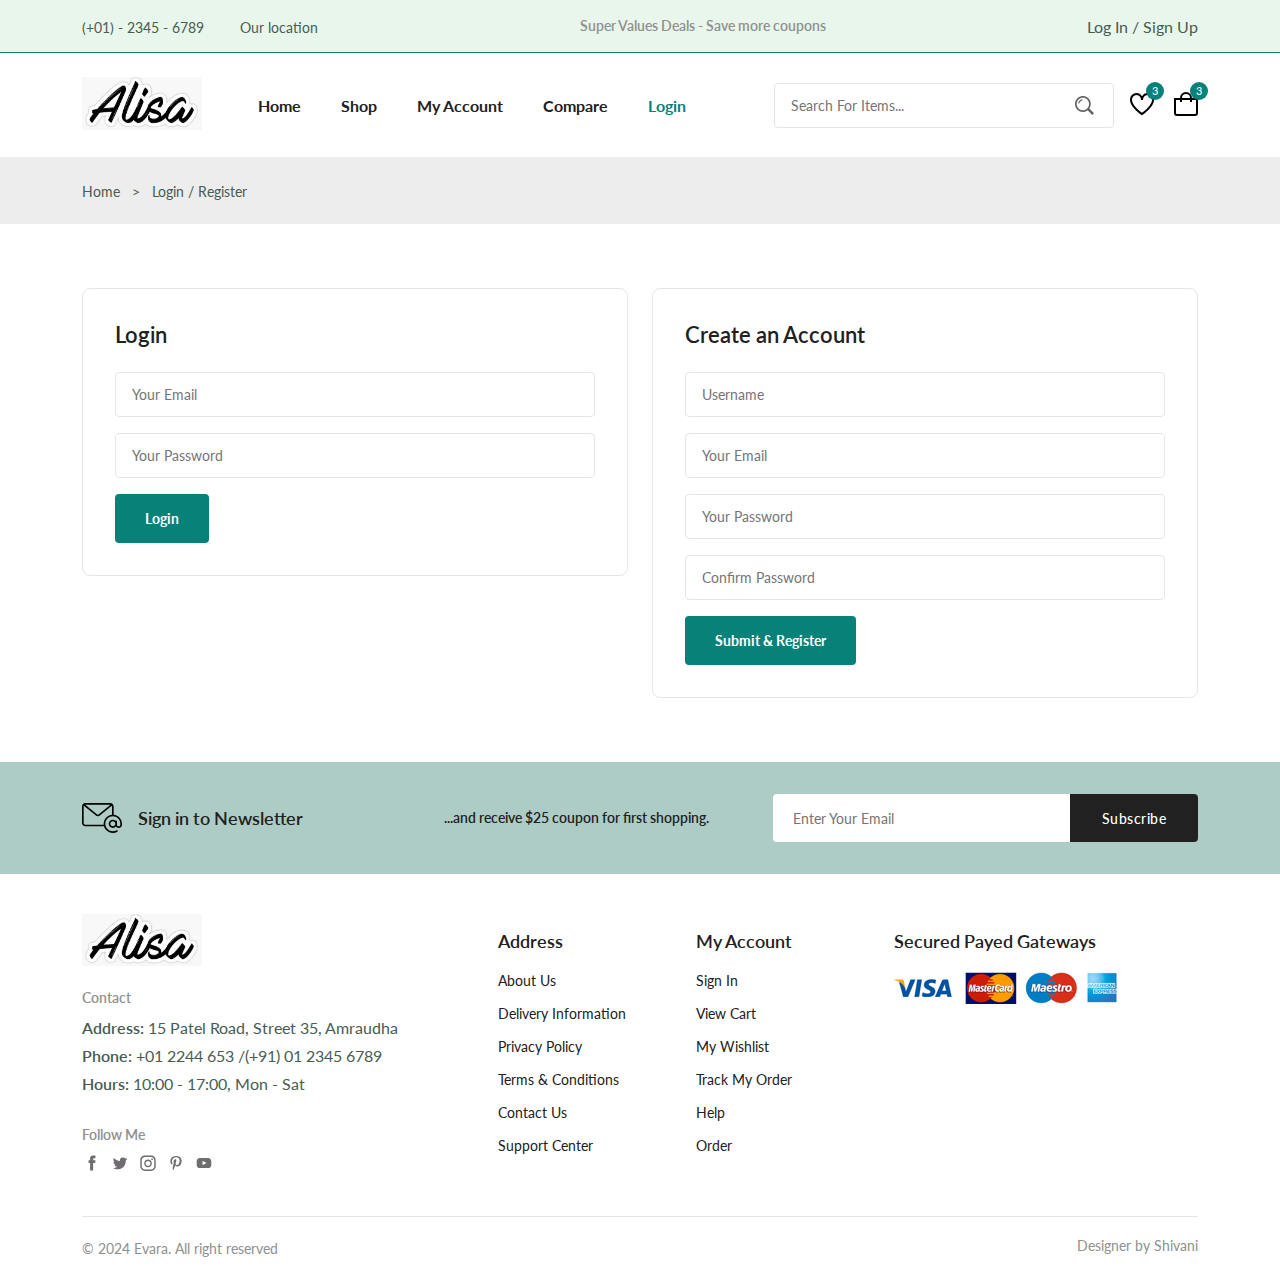
<file: E-Commerce-Website/login-register.html>
<!DOCTYPE html>
<html lang="en">
  <head>
    <meta charset="UTF-8" />
    <meta name="viewport" content="width=device-width, initial-scale=1.0" />

    <!--=============== FLATICON ===============-->
    <link
      rel="stylesheet"
      href="https://cdn-uicons.flaticon.com/2.0.0/uicons-regular-straight/css/uicons-regular-straight.css"
    />

    <!--=============== SWIPER CSS ===============-->
    <link
      rel="stylesheet"
      href="https://cdn.jsdelivr.net/npm/swiper@11/swiper-bundle.min.css"
    />

    <!--=============== CSS ===============-->
    <link rel="stylesheet" href="./css/style.css" />

    <title>Ecommerce Website</title>
  </head>
  <body>
    <!--=============== HEADER ===============-->
    <header class="header">
      <div class="header__top">
        <div class="header__container container">
          <div class="header__contact">
            <span>(+01) - 2345 - 6789</span>
            <span>Our location</span>
          </div>
          <p class="header__alert-news">
            Super Values Deals - Save more coupons
          </p>
          <a href="login-register.html" class="header__top-action">
            Log In / Sign Up
          </a>
        </div>
      </div>

      <nav class="nav container">
        <a href="index.html" class="nav__logo">
          <img
            class="nav__logo-img"
            src="./img/logo (2).png"
            alt="website logo"
          />
        </a>
        <div class="nav__menu" id="nav-menu">
          <ul class="nav__list">
            <li class="nav__item">
              <a href="index.html" class="nav__link">Home</a>
            </li>
            <li class="nav__item">
              <a href="shop.html" class="nav__link">Shop</a>
            </li>
            <li class="nav__item">
              <a href="account.html" class="nav__link">My Account</a>
            </li>
            <li class="nav__item">
              <a href="compare.html" class="nav__link">Compare</a>
            </li>
            <li class="nav__item">
              <a href="login-register.html" class="nav__link active-link"
                >Login</a
              >
            </li>
          </ul>
          <div class="header__search">
            <input
              type="text"
              placeholder="Search For Items..."
              class="form__input"
            />
            <button class="search__btn">
              <img src="./img/search.png" alt="search icon" />
            </button>
          </div>
        </div>
        <div class="header__user-actions">
          <a href="wishlist.html" class="header__action-btn" title="Wishlist">
            <img src="./img/icon-heart.svg" alt="" />
            <span class="count">3</span>
          </a>
          <a href="cart.html" class="header__action-btn" title="Cart">
            <img src="./img/icon-cart.svg" alt="" />
            <span class="count">3</span>
          </a>
        </div>
      </nav>
    </header>

    <!--=============== MAIN ===============-->
    <main class="main">
      <!--=============== BREADCRUMB ===============-->
      <section class="breadcrumb">
        <ul class="breadcrumb__list flex container">
          <li><a href="index.html" class="breadcrumb__link">Home</a></li>
          <li><span class="breadcrumb__link">></span></li>
          <li><span class="breadcrumb__link">Login / Register</span></li>
        </ul>
      </section>

      <!--=============== LOGIN-REGISTER ===============-->
      <section class="login-register section--lg">
        <div class="login-register__container container grid">
          <div class="login">
            <h3 class="section__title">Login</h3>
            <form class="form grid">
              <input
                type="email"
                placeholder="Your Email"
                class="form__input"
              />
              <input
                type="password"
                placeholder="Your Password"
                class="form__input"
              />
              <div class="form__btn">
                <button class="btn">Login</button>
              </div>
            </form>
          </div>
          <div class="register">
            <h3 class="section__title">Create an Account</h3>
            <form class="form grid">
              <input
                type="text"
                placeholder="Username"
                class="form__input"
              />
              <input
                type="email"
                placeholder="Your Email"
                class="form__input"
              />
              <input
                type="password"
                placeholder="Your Password"
                class="form__input"
              />
              <input
                type="password"
                placeholder="Confirm Password"
                class="form__input"
              />
              <div class="form__btn">
                <button class="btn">Submit & Register</button>
              </div>
            </form>
          </div>
        </div>
      </section>

      <!--=============== NEWSLETTER ===============-->
      <section class="newsletter section">
        <div class="newsletter__container container grid">
          <h3 class="newsletter__title flex">
            <img
              src="./img/icon-email.svg"
              alt=""
              class="newsletter__icon"
            />
            Sign in to Newsletter
          </h3>
          <p class="newsletter__description">
            ...and receive $25 coupon for first shopping.
          </p>
          <form action="" class="newsletter__form">
            <input
              type="text"
              placeholder="Enter Your Email"
              class="newsletter__input"
            />
            <button type="submit" class="newsletter__btn">Subscribe</button>
          </form>
        </div>
      </section>
    </main>

    <!--=============== FOOTER ===============-->
    <footer class="footer container">
      <div class="footer__container grid">
        <div class="footer__content">
          <a href="index.html" class="footer__logo">
            <img src="./img/logo (2).png" alt="" class="footer__logo-img" />
          </a>
          <h4 class="footer__subtitle">Contact</h4>
          <p class="footer__description">
            <span>Address:</span>  15 Patel Road, Street 35, Amraudha
          </p>
          <p class="footer__description">
            <span>Phone:</span> +01 2244 653 /(+91) 01 2345 6789
          </p>
          <p class="footer__description">
            <span>Hours:</span> 10:00 - 17:00, Mon - Sat
          </p>
          <div class="footer__social">
            <h4 class="footer__subtitle">Follow Me</h4>
            <div class="footer__links flex">
              <a href="#">
                <img
                  src="./img/icon-facebook.svg"
                  alt=""
                  class="footer__social-icon"
                />
              </a>
              <a href="#">
                <img
                  src="./img/icon-twitter.svg"
                  alt=""
                  class="footer__social-icon"
                />
              </a>
              <a href="#">
                <img
                  src="./img/icon-instagram.svg"
                  alt=""
                  class="footer__social-icon"
                />
              </a>
              <a href="#">
                <img
                  src="./img/icon-pinterest.svg"
                  alt=""
                  class="footer__social-icon"
                />
              </a>
              <a href="#">
                <img
                  src="./img/icon-youtube.svg"
                  alt=""
                  class="footer__social-icon"
                />
              </a>
            </div>
          </div>
        </div>
        <div class="footer__content">
          <h3 class="footer__title">Address</h3>
          <ul class="footer__links">
            <li><a href="#" class="footer__link">About Us</a></li>
            <li><a href="#" class="footer__link">Delivery Information</a></li>
            <li><a href="#" class="footer__link">Privacy Policy</a></li>
            <li><a href="#" class="footer__link">Terms & Conditions</a></li>
            <li><a href="#" class="footer__link">Contact Us</a></li>
            <li><a href="#" class="footer__link">Support Center</a></li>
          </ul>
        </div>
        <div class="footer__content">
          <h3 class="footer__title">My Account</h3>
          <ul class="footer__links">
            <li><a href="#" class="footer__link">Sign In</a></li>
            <li><a href="#" class="footer__link">View Cart</a></li>
            <li><a href="#" class="footer__link">My Wishlist</a></li>
            <li><a href="#" class="footer__link">Track My Order</a></li>
            <li><a href="#" class="footer__link">Help</a></li>
            <li><a href="#" class="footer__link">Order</a></li>
          </ul>
        </div>
        <div class="footer__content">
          <h3 class="footer__title">Secured Payed Gateways</h3>
          <img
            src="./img/payment-method.png"
            alt=""
            class="payment__img"
          />
        </div>
      </div>
      <div class="footer__bottom">
        <p class="copyright">&copy; 2024 Evara. All right reserved</p>
        <span class="designer">Designer by Shivani</span>
      </div>
    </footer>

    <!--=============== SWIPER JS ===============-->
    <script src="https://cdn.jsdelivr.net/npm/swiper@11/swiper-bundle.min.js"></script>

    <!--=============== MAIN JS ===============-->
    <script src="./js/main.js"></script>
  </body>
</html>
</file>
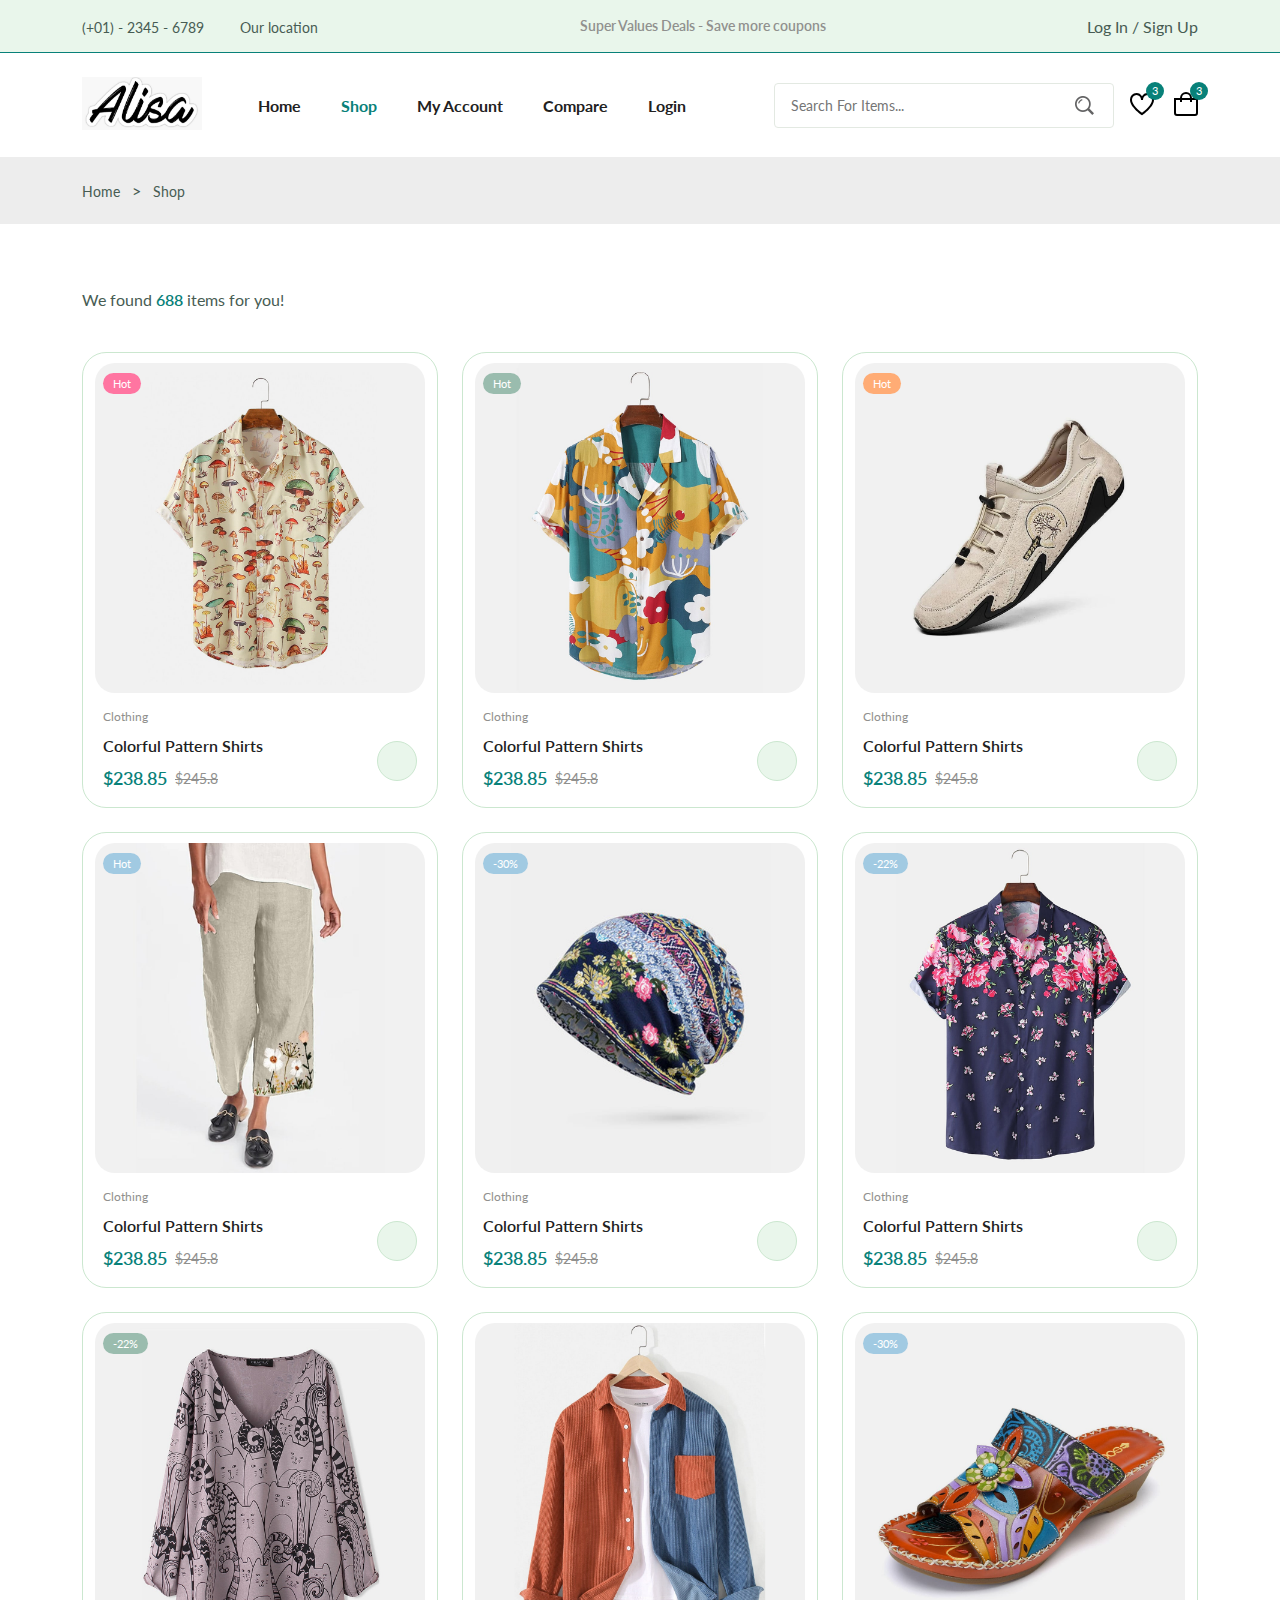
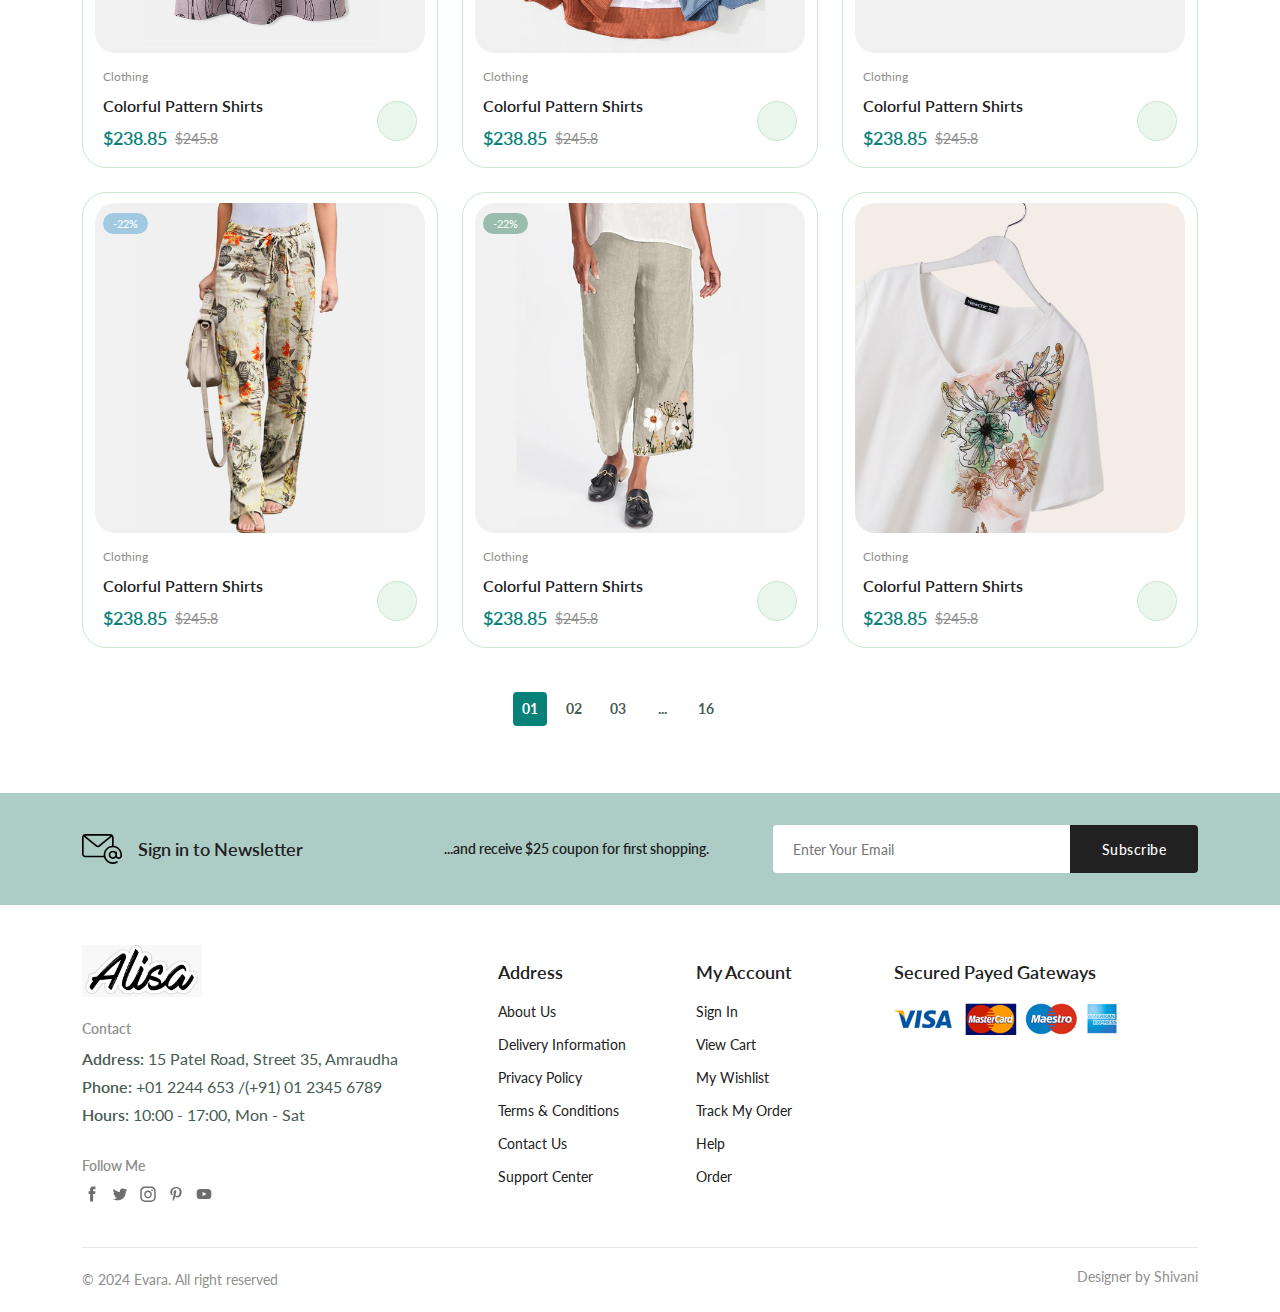
<file: E-Commerce-Website/shop.html>
<!DOCTYPE html>
<html lang="en">
  <head>
    <meta charset="UTF-8" />
    <meta name="viewport" content="width=device-width, initial-scale=1.0" />

    <!--=============== FLATICON ===============-->
    <link
      rel="stylesheet"
      href="https://cdn-uicons.flaticon.com/2.0.0/uicons-regular-straight/css/uicons-regular-straight.css"
    />

    <!--=============== SWIPER CSS ===============-->
    <link
      rel="stylesheet"
      href="https://cdn.jsdelivr.net/npm/swiper@11/swiper-bundle.min.css"
    />

    <!--=============== CSS ===============-->
    <link rel="stylesheet" href="./css/style.css" />

    <title>Ecommerce Website</title>
  </head>
  <body>
    <!--=============== HEADER ===============-->
    <header class="header">
      <div class="header__top">
        <div class="header__container container">
          <div class="header__contact">
            <span>(+01) - 2345 - 6789</span>
            <span>Our location</span>
          </div>
          <p class="header__alert-news">
            Super Values Deals - Save more coupons
          </p>
          <a href="login-register.html" class="header__top-action">
            Log In / Sign Up
          </a>
        </div>
      </div>

      <nav class="nav container">
        <a href="index.html" class="nav__logo">
          <img
            class="nav__logo-img"
            src="./img/logo (2).png"
            alt="website logo"
          />
        </a>
        <div class="nav__menu" id="nav-menu">
          <ul class="nav__list">
            <li class="nav__item">
              <a href="index.html" class="nav__link">Home</a>
            </li>
            <li class="nav__item">
              <a href="shop.html" class="nav__link active-link">Shop</a>
            </li>
            <li class="nav__item">
              <a href="account.html" class="nav__link">My Account</a>
            </li>
            <li class="nav__item">
              <a href="compare.html" class="nav__link">Compare</a>
            </li>
            <li class="nav__item">
              <a href="login-register.html" class="nav__link">Login</a>
            </li>
          </ul>
          <div class="header__search">
            <input
              type="text"
              placeholder="Search For Items..."
              class="form__input"
            />
            <button class="search__btn">
              <img src="./img/search.png" alt="search icon" />
            </button>
          </div>
        </div>
        <div class="header__user-actions">
          <a href="wishlist.html" class="header__action-btn" title="Wishlist">
            <img src="./img/icon-heart.svg" alt="" />
            <span class="count">3</span>
          </a>
          <a href="cart.html" class="header__action-btn" title="Cart">
            <img src="./img/icon-cart.svg" alt="" />
            <span class="count">3</span>
          </a>
        </div>
      </nav>
    </header>

    <!--=============== MAIN ===============-->
    <main class="main">
      <!--=============== BREADCRUMB ===============-->
      <section class="breadcrumb">
        <ul class="breadcrumb__list flex container">
          <li><a href="index.html" class="breadcrumb__link">Home</a></li>
          <li><span class="breadcrumb__link"></span>></li>
          <li><span class="breadcrumb__link">Shop</span></li>
        </ul>
      </section>

      <!--=============== PRODUCTS ===============-->
      <section class="products container section--lg">
        <p class="total__products">We found <span>688</span> items for you!</p>
        <div class="products__container grid">
          <div class="product__item">
            <div class="product__banner">
              <a href="details.html" class="product__images">
                <img
                  src="./img/product-1-1.jpg"
                  alt=""
                  class="product__img default"
                />
                <img
                  src="./img/product-1-2.jpg"
                  alt=""
                  class="product__img hover"
                />
              </a>
              <div class="product__actions">
                <a href="#" class="action__btn" aria-label="Quick View">
                  <i class="fi fi-rs-eye"></i>
                </a>
                <a
                  href="#"
                  class="action__btn"
                  aria-label="Add to Wishlist"
                >
                  <i class="fi fi-rs-heart"></i>
                </a>
                <a href="#" class="action__btn" aria-label="Compare">
                  <i class="fi fi-rs-shuffle"></i>
                </a>
              </div>
              <div class="product__badge light-pink">Hot</div>
            </div>
            <div class="product__content">
              <span class="product__category">Clothing</span>
              <a href="details.html">
                <h3 class="product__title">Colorful Pattern Shirts</h3>
              </a>
              <div class="product__rating">
                <i class="fi fi-rs-star"></i>
                <i class="fi fi-rs-star"></i>
                <i class="fi fi-rs-star"></i>
                <i class="fi fi-rs-star"></i>
                <i class="fi fi-rs-star"></i>
              </div>
              <div class="product__price flex">
                <span class="new__price">$238.85</span>
                <span class="old__price">$245.8</span>
              </div>
              <a
                href="#"
                class="action__btn cart__btn"
                aria-label="Add To Cart"
              >
                <i class="fi fi-rs-shopping-bag-add"></i>
              </a>
            </div>
          </div>
          <div class="product__item">
            <div class="product__banner">
              <a href="details.html" class="product__images">
                <img
                  src="./img/product-2-1.jpg"
                  alt=""
                  class="product__img default"
                />
                <img
                  src="./img/product-2-2.jpg"
                  alt=""
                  class="product__img hover"
                />
              </a>
              <div class="product__actions">
                <a href="#" class="action__btn" aria-label="Quick View">
                  <i class="fi fi-rs-eye"></i>
                </a>
                <a
                  href="#"
                  class="action__btn"
                  aria-label="Add to Wishlist"
                >
                  <i class="fi fi-rs-heart"></i>
                </a>
                <a href="#" class="action__btn" aria-label="Compare">
                  <i class="fi fi-rs-shuffle"></i>
                </a>
              </div>
              <div class="product__badge light-green">Hot</div>
            </div>
            <div class="product__content">
              <span class="product__category">Clothing</span>
              <a href="details.html">
                <h3 class="product__title">Colorful Pattern Shirts</h3>
              </a>
              <div class="product__rating">
                <i class="fi fi-rs-star"></i>
                <i class="fi fi-rs-star"></i>
                <i class="fi fi-rs-star"></i>
                <i class="fi fi-rs-star"></i>
                <i class="fi fi-rs-star"></i>
              </div>
              <div class="product__price flex">
                <span class="new__price">$238.85</span>
                <span class="old__price">$245.8</span>
              </div>
              <a
                href="#"
                class="action__btn cart__btn"
                aria-label="Add To Cart"
              >
                <i class="fi fi-rs-shopping-bag-add"></i>
              </a>
            </div>
          </div>
          <div class="product__item">
            <div class="product__banner">
              <a href="details.html" class="product__images">
                <img
                  src="./img/product-3-1.jpg"
                  alt=""
                  class="product__img default"
                />
                <img
                  src="./img/product-3-2.jpg"
                  alt=""
                  class="product__img hover"
                />
              </a>
              <div class="product__actions">
                <a href="#" class="action__btn" aria-label="Quick View">
                  <i class="fi fi-rs-eye"></i>
                </a>
                <a
                  href="#"
                  class="action__btn"
                  aria-label="Add to Wishlist"
                >
                  <i class="fi fi-rs-heart"></i>
                </a>
                <a href="#" class="action__btn" aria-label="Compare">
                  <i class="fi fi-rs-shuffle"></i>
                </a>
              </div>
              <div class="product__badge light-orange">Hot</div>
            </div>
            <div class="product__content">
              <span class="product__category">Clothing</span>
              <a href="details.html">
                <h3 class="product__title">Colorful Pattern Shirts</h3>
              </a>
              <div class="product__rating">
                <i class="fi fi-rs-star"></i>
                <i class="fi fi-rs-star"></i>
                <i class="fi fi-rs-star"></i>
                <i class="fi fi-rs-star"></i>
                <i class="fi fi-rs-star"></i>
              </div>
              <div class="product__price flex">
                <span class="new__price">$238.85</span>
                <span class="old__price">$245.8</span>
              </div>
              <a
                href="#"
                class="action__btn cart__btn"
                aria-label="Add To Cart"
              >
                <i class="fi fi-rs-shopping-bag-add"></i>
              </a>
            </div>
          </div>
          <div class="product__item">
            <div class="product__banner">
              <a href="details.html" class="product__images">
                <img
                  src="./img/product-4-1.jpg"
                  alt=""
                  class="product__img default"
                />
                <img
                  src="./img/product-4-2.jpg"
                  alt=""
                  class="product__img hover"
                />
              </a>
              <div class="product__actions">
                <a href="#" class="action__btn" aria-label="Quick View">
                  <i class="fi fi-rs-eye"></i>
                </a>
                <a
                  href="#"
                  class="action__btn"
                  aria-label="Add to Wishlist"
                >
                  <i class="fi fi-rs-heart"></i>
                </a>
                <a href="#" class="action__btn" aria-label="Compare">
                  <i class="fi fi-rs-shuffle"></i>
                </a>
              </div>
              <div class="product__badge light-blue">Hot</div>
            </div>
            <div class="product__content">
              <span class="product__category">Clothing</span>
              <a href="details.html">
                <h3 class="product__title">Colorful Pattern Shirts</h3>
              </a>
              <div class="product__rating">
                <i class="fi fi-rs-star"></i>
                <i class="fi fi-rs-star"></i>
                <i class="fi fi-rs-star"></i>
                <i class="fi fi-rs-star"></i>
                <i class="fi fi-rs-star"></i>
              </div>
              <div class="product__price flex">
                <span class="new__price">$238.85</span>
                <span class="old__price">$245.8</span>
              </div>
              <a
                href="#"
                class="action__btn cart__btn"
                aria-label="Add To Cart"
              >
                <i class="fi fi-rs-shopping-bag-add"></i>
              </a>
            </div>
          </div>
          <div class="product__item">
            <div class="product__banner">
              <a href="details.html" class="product__images">
                <img
                  src="./img/product-5-1.jpg"
                  alt=""
                  class="product__img default"
                />
                <img
                  src="./img/product-5-2.jpg"
                  alt=""
                  class="product__img hover"
                />
              </a>
              <div class="product__actions">
                <a href="#" class="action__btn" aria-label="Quick View">
                  <i class="fi fi-rs-eye"></i>
                </a>
                <a
                  href="#"
                  class="action__btn"
                  aria-label="Add to Wishlist"
                >
                  <i class="fi fi-rs-heart"></i>
                </a>
                <a href="#" class="action__btn" aria-label="Compare">
                  <i class="fi fi-rs-shuffle"></i>
                </a>
              </div>
              <div class="product__badge light-blue">-30%</div>
            </div>
            <div class="product__content">
              <span class="product__category">Clothing</span>
              <a href="details.html">
                <h3 class="product__title">Colorful Pattern Shirts</h3>
              </a>
              <div class="product__rating">
                <i class="fi fi-rs-star"></i>
                <i class="fi fi-rs-star"></i>
                <i class="fi fi-rs-star"></i>
                <i class="fi fi-rs-star"></i>
                <i class="fi fi-rs-star"></i>
              </div>
              <div class="product__price flex">
                <span class="new__price">$238.85</span>
                <span class="old__price">$245.8</span>
              </div>
              <a
                href="#"
                class="action__btn cart__btn"
                aria-label="Add To Cart"
              >
                <i class="fi fi-rs-shopping-bag-add"></i>
              </a>
            </div>
          </div>
          <div class="product__item">
            <div class="product__banner">
              <a href="details.html" class="product__images">
                <img
                  src="./img/product-6-1.jpg"
                  alt=""
                  class="product__img default"
                />
                <img
                  src="./img/product-6-2.jpg"
                  alt=""
                  class="product__img hover"
                />
              </a>
              <div class="product__actions">
                <a href="#" class="action__btn" aria-label="Quick View">
                  <i class="fi fi-rs-eye"></i>
                </a>
                <a
                  href="#"
                  class="action__btn"
                  aria-label="Add to Wishlist"
                >
                  <i class="fi fi-rs-heart"></i>
                </a>
                <a href="#" class="action__btn" aria-label="Compare">
                  <i class="fi fi-rs-shuffle"></i>
                </a>
              </div>
              <div class="product__badge light-blue">-22%</div>
            </div>
            <div class="product__content">
              <span class="product__category">Clothing</span>
              <a href="details.html">
                <h3 class="product__title">Colorful Pattern Shirts</h3>
              </a>
              <div class="product__rating">
                <i class="fi fi-rs-star"></i>
                <i class="fi fi-rs-star"></i>
                <i class="fi fi-rs-star"></i>
                <i class="fi fi-rs-star"></i>
                <i class="fi fi-rs-star"></i>
              </div>
              <div class="product__price flex">
                <span class="new__price">$238.85</span>
                <span class="old__price">$245.8</span>
              </div>
              <a
                href="#"
                class="action__btn cart__btn"
                aria-label="Add To Cart"
              >
                <i class="fi fi-rs-shopping-bag-add"></i>
              </a>
            </div>
          </div>
          <div class="product__item">
            <div class="product__banner">
              <a href="details.html" class="product__images">
                <img
                  src="./img/product-7-1.jpg"
                  alt=""
                  class="product__img default"
                />
                <img
                  src="./img/product-7-2.jpg"
                  alt=""
                  class="product__img hover"
                />
              </a>
              <div class="product__actions">
                <a href="#" class="action__btn" aria-label="Quick View">
                  <i class="fi fi-rs-eye"></i>
                </a>
                <a
                  href="#"
                  class="action__btn"
                  aria-label="Add to Wishlist"
                >
                  <i class="fi fi-rs-heart"></i>
                </a>
                <a href="#" class="action__btn" aria-label="Compare">
                  <i class="fi fi-rs-shuffle"></i>
                </a>
              </div>
              <div class="product__badge light-green">-22%</div>
            </div>
            <div class="product__content">
              <span class="product__category">Clothing</span>
              <a href="details.html">
                <h3 class="product__title">Colorful Pattern Shirts</h3>
              </a>
              <div class="product__rating">
                <i class="fi fi-rs-star"></i>
                <i class="fi fi-rs-star"></i>
                <i class="fi fi-rs-star"></i>
                <i class="fi fi-rs-star"></i>
                <i class="fi fi-rs-star"></i>
              </div>
              <div class="product__price flex">
                <span class="new__price">$238.85</span>
                <span class="old__price">$245.8</span>
              </div>
              <a
                href="#"
                class="action__btn cart__btn"
                aria-label="Add To Cart"
              >
                <i class="fi fi-rs-shopping-bag-add"></i>
              </a>
            </div>
          </div>
          <div class="product__item">
            <div class="product__banner">
              <a href="details.html" class="product__images">
                <img
                  src="./img/product-8-1.jpg"
                  alt=""
                  class="product__img default"
                />
                <img
                  src="./img/product-8-2.jpg"
                  alt=""
                  class="product__img hover"
                />
              </a>
              <div class="product__actions">
                <a href="#" class="action__btn" aria-label="Quick View">
                  <i class="fi fi-rs-eye"></i>
                </a>
                <a
                  href="#"
                  class="action__btn"
                  aria-label="Add to Wishlist"
                >
                  <i class="fi fi-rs-heart"></i>
                </a>
                <a href="#" class="action__btn" aria-label="Compare">
                  <i class="fi fi-rs-shuffle"></i>
                </a>
              </div>
            </div>
            <div class="product__content">
              <span class="product__category">Clothing</span>
              <a href="details.html">
                <h3 class="product__title">Colorful Pattern Shirts</h3>
              </a>
              <div class="product__rating">
                <i class="fi fi-rs-star"></i>
                <i class="fi fi-rs-star"></i>
                <i class="fi fi-rs-star"></i>
                <i class="fi fi-rs-star"></i>
                <i class="fi fi-rs-star"></i>
              </div>
              <div class="product__price flex">
                <span class="new__price">$238.85</span>
                <span class="old__price">$245.8</span>
              </div>
              <a
                href="#"
                class="action__btn cart__btn"
                aria-label="Add To Cart"
              >
                <i class="fi fi-rs-shopping-bag-add"></i>
              </a>
            </div>
          </div>
          <div class="product__item">
            <div class="product__banner">
              <a href="details.html" class="product__images">
                <img
                  src="./img/product-10-1.jpg"
                  alt=""
                  class="product__img default"
                />
                <img
                  src="./img/product-10-2.jpg"
                  alt=""
                  class="product__img hover"
                />
              </a>
              <div class="product__actions">
                <a href="#" class="action__btn" aria-label="Quick View">
                  <i class="fi fi-rs-eye"></i>
                </a>
                <a
                  href="#"
                  class="action__btn"
                  aria-label="Add to Wishlist"
                >
                  <i class="fi fi-rs-heart"></i>
                </a>
                <a href="#" class="action__btn" aria-label="Compare">
                  <i class="fi fi-rs-shuffle"></i>
                </a>
              </div>
              <div class="product__badge light-blue">-30%</div>
            </div>
            <div class="product__content">
              <span class="product__category">Clothing</span>
              <a href="details.html">
                <h3 class="product__title">Colorful Pattern Shirts</h3>
              </a>
              <div class="product__rating">
                <i class="fi fi-rs-star"></i>
                <i class="fi fi-rs-star"></i>
                <i class="fi fi-rs-star"></i>
                <i class="fi fi-rs-star"></i>
                <i class="fi fi-rs-star"></i>
              </div>
              <div class="product__price flex">
                <span class="new__price">$238.85</span>
                <span class="old__price">$245.8</span>
              </div>
              <a
                href="#"
                class="action__btn cart__btn"
                aria-label="Add To Cart"
              >
                <i class="fi fi-rs-shopping-bag-add"></i>
              </a>
            </div>
          </div>
          <div class="product__item">
            <div class="product__banner">
              <a href="details.html" class="product__images">
                <img
                  src="./img/product-11-1.jpg"
                  alt=""
                  class="product__img default"
                />
                <img
                  src="./img/product-11-2.jpg"
                  alt=""
                  class="product__img hover"
                />
              </a>
              <div class="product__actions">
                <a href="#" class="action__btn" aria-label="Quick View">
                  <i class="fi fi-rs-eye"></i>
                </a>
                <a
                  href="#"
                  class="action__btn"
                  aria-label="Add to Wishlist"
                >
                  <i class="fi fi-rs-heart"></i>
                </a>
                <a href="#" class="action__btn" aria-label="Compare">
                  <i class="fi fi-rs-shuffle"></i>
                </a>
              </div>
              <div class="product__badge light-blue">-22%</div>
            </div>
            <div class="product__content">
              <span class="product__category">Clothing</span>
              <a href="details.html">
                <h3 class="product__title">Colorful Pattern Shirts</h3>
              </a>
              <div class="product__rating">
                <i class="fi fi-rs-star"></i>
                <i class="fi fi-rs-star"></i>
                <i class="fi fi-rs-star"></i>
                <i class="fi fi-rs-star"></i>
                <i class="fi fi-rs-star"></i>
              </div>
              <div class="product__price flex">
                <span class="new__price">$238.85</span>
                <span class="old__price">$245.8</span>
              </div>
              <a
                href="#"
                class="action__btn cart__btn"
                aria-label="Add To Cart"
              >
                <i class="fi fi-rs-shopping-bag-add"></i>
              </a>
            </div>
          </div>
          <div class="product__item">
            <div class="product__banner">
              <a href="details.html" class="product__images">
                <img
                  src="./img/product-4-1.jpg"
                  alt=""
                  class="product__img default"
                />
                <img
                  src="./img/product-4-2.jpg"
                  alt=""
                  class="product__img hover"
                />
              </a>
              <div class="product__actions">
                <a href="#" class="action__btn" aria-label="Quick View">
                  <i class="fi fi-rs-eye"></i>
                </a>
                <a
                  href="#"
                  class="action__btn"
                  aria-label="Add to Wishlist"
                >
                  <i class="fi fi-rs-heart"></i>
                </a>
                <a href="#" class="action__btn" aria-label="Compare">
                  <i class="fi fi-rs-shuffle"></i>
                </a>
              </div>
              <div class="product__badge light-green">-22%</div>
            </div>
            <div class="product__content">
              <span class="product__category">Clothing</span>
              <a href="details.html">
                <h3 class="product__title">Colorful Pattern Shirts</h3>
              </a>
              <div class="product__rating">
                <i class="fi fi-rs-star"></i>
                <i class="fi fi-rs-star"></i>
                <i class="fi fi-rs-star"></i>
                <i class="fi fi-rs-star"></i>
                <i class="fi fi-rs-star"></i>
              </div>
              <div class="product__price flex">
                <span class="new__price">$238.85</span>
                <span class="old__price">$245.8</span>
              </div>
              <a
                href="#"
                class="action__btn cart__btn"
                aria-label="Add To Cart"
              >
                <i class="fi fi-rs-shopping-bag-add"></i>
              </a>
            </div>
          </div>
          <div class="product__item">
            <div class="product__banner">
              <a href="details.html" class="product__images">
                <img
                  src="./img/product-12-1.jpg"
                  alt=""
                  class="product__img default"
                />
                <img
                  src="./img/product-12-2.jpg"
                  alt=""
                  class="product__img hover"
                />
              </a>
              <div class="product__actions">
                <a href="#" class="action__btn" aria-label="Quick View">
                  <i class="fi fi-rs-eye"></i>
                </a>
                <a
                  href="#"
                  class="action__btn"
                  aria-label="Add to Wishlist"
                >
                  <i class="fi fi-rs-heart"></i>
                </a>
                <a href="#" class="action__btn" aria-label="Compare">
                  <i class="fi fi-rs-shuffle"></i>
                </a>
              </div>
            </div>
            <div class="product__content">
              <span class="product__category">Clothing</span>
              <a href="details.html">
                <h3 class="product__title">Colorful Pattern Shirts</h3>
              </a>
              <div class="product__rating">
                <i class="fi fi-rs-star"></i>
                <i class="fi fi-rs-star"></i>
                <i class="fi fi-rs-star"></i>
                <i class="fi fi-rs-star"></i>
                <i class="fi fi-rs-star"></i>
              </div>
              <div class="product__price flex">
                <span class="new__price">$238.85</span>
                <span class="old__price">$245.8</span>
              </div>
              <a
                href="#"
                class="action__btn cart__btn"
                aria-label="Add To Cart"
              >
                <i class="fi fi-rs-shopping-bag-add"></i>
              </a>
            </div>
          </div>
        </div>
        <ul class="pagination">
          <li><a href="#" class="pagination__link active">01</a></li>
          <li><a href="#" class="pagination__link">02</a></li>
          <li><a href="#" class="pagination__link">03</a></li>
          <li><a href="#" class="pagination__link">...</a></li>
          <li><a href="#" class="pagination__link">16</a></li>
          <li><a href="#" class="pagination__link icon">
            <i class="fi-rs-angle-double-small-right"></i>
          </a></li>
        </ul>
      </section>

      <!--=============== NEWSLETTER ===============-->
      <section class="newsletter section">
        <div class="newsletter__container container grid">
          <h3 class="newsletter__title flex">
            <img
              src="./img/icon-email.svg"
              alt=""
              class="newsletter__icon"
            />
            Sign in to Newsletter
          </h3>
          <p class="newsletter__description">
            ...and receive $25 coupon for first shopping.
          </p>
          <form action="" class="newsletter__form">
            <input
              type="text"
              placeholder="Enter Your Email"
              class="newsletter__input"
            />
            <button type="submit" class="newsletter__btn">Subscribe</button>
          </form>
        </div>
      </section>
    </main>

    <!--=============== FOOTER ===============-->
    <footer class="footer container">
      <div class="footer__container grid">
        <div class="footer__content">
          <a href="index.html" class="footer__logo">
            <img src="./img/logo (2).png" alt="" class="footer__logo-img" />
          </a>
          <h4 class="footer__subtitle">Contact</h4>
          <p class="footer__description">
            <span>Address:</span>  15 Patel Road, Street 35, Amraudha
          </p>
          <p class="footer__description">
            <span>Phone:</span> +01 2244 653 /(+91) 01 2345 6789
          </p>
          <p class="footer__description">
            <span>Hours:</span> 10:00 - 17:00, Mon - Sat
          </p>
          <div class="footer__social">
            <h4 class="footer__subtitle">Follow Me</h4>
            <div class="footer__links flex">
              <a href="#">
                <img
                  src="./img/icon-facebook.svg"
                  alt=""
                  class="footer__social-icon"
                />
              </a>
              <a href="#">
                <img
                  src="./img/icon-twitter.svg"
                  alt=""
                  class="footer__social-icon"
                />
              </a>
              <a href="#">
                <img
                  src="./img/icon-instagram.svg"
                  alt=""
                  class="footer__social-icon"
                />
              </a>
              <a href="#">
                <img
                  src="./img/icon-pinterest.svg"
                  alt=""
                  class="footer__social-icon"
                />
              </a>
              <a href="#">
                <img
                  src="./img/icon-youtube.svg"
                  alt=""
                  class="footer__social-icon"
                />
              </a>
            </div>
          </div>
        </div>
        <div class="footer__content">
          <h3 class="footer__title">Address</h3>
          <ul class="footer__links">
            <li><a href="#" class="footer__link">About Us</a></li>
            <li><a href="#" class="footer__link">Delivery Information</a></li>
            <li><a href="#" class="footer__link">Privacy Policy</a></li>
            <li><a href="#" class="footer__link">Terms & Conditions</a></li>
            <li><a href="#" class="footer__link">Contact Us</a></li>
            <li><a href="#" class="footer__link">Support Center</a></li>
          </ul>
        </div>
        <div class="footer__content">
          <h3 class="footer__title">My Account</h3>
          <ul class="footer__links">
            <li><a href="#" class="footer__link">Sign In</a></li>
            <li><a href="#" class="footer__link">View Cart</a></li>
            <li><a href="#" class="footer__link">My Wishlist</a></li>
            <li><a href="#" class="footer__link">Track My Order</a></li>
            <li><a href="#" class="footer__link">Help</a></li>
            <li><a href="#" class="footer__link">Order</a></li>
          </ul>
        </div>
        <div class="footer__content">
          <h3 class="footer__title">Secured Payed Gateways</h3>
          <img
            src="./img/payment-method.png"
            alt=""
            class="payment__img"
          />
        </div>
      </div>
      <div class="footer__bottom">
        <p class="copyright">&copy; 2024 Evara. All right reserved</p>
        <span class="designer">Designer by Shivani</span>
      </div>
    </footer>

    <!--=============== SWIPER JS ===============-->
    <script src="https://cdn.jsdelivr.net/npm/swiper@11/swiper-bundle.min.js"></script>

    <!--=============== MAIN JS ===============-->
    <script src="./js/main.js"></script>
  </body>
</html>
</file>
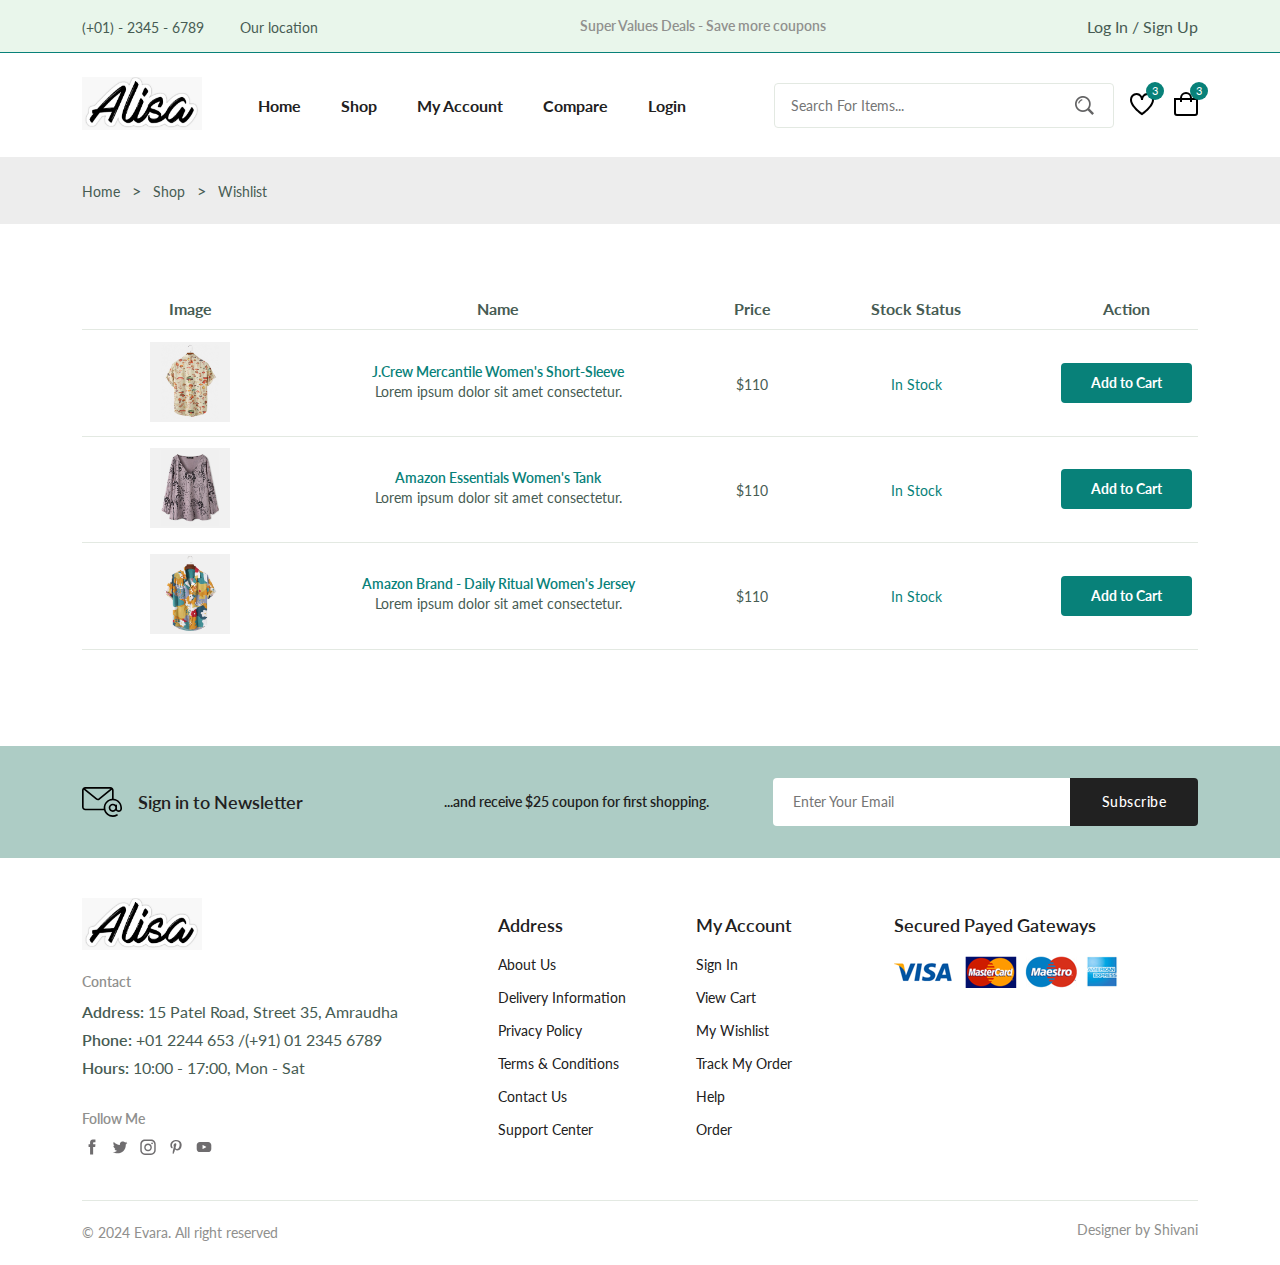
<file: E-Commerce-Website/wishlist.html>
<!DOCTYPE html>
<html lang="en">
  <head>
    <meta charset="UTF-8" />
    <meta name="viewport" content="width=device-width, initial-scale=1.0" />

    <!--=============== FLATICON ===============-->
    <link
      rel="stylesheet"
      href="https://cdn-uicons.flaticon.com/2.0.0/uicons-regular-straight/css/uicons-regular-straight.css"
    />

    <!--=============== SWIPER CSS ===============-->
    <link
      rel="stylesheet"
      href="https://cdn.jsdelivr.net/npm/swiper@11/swiper-bundle.min.css"
    />

    <!--=============== CSS ===============-->
    <link rel="stylesheet" href="./css/style.css" />

    <title>Ecommerce Website</title>
  </head>
  <body>
    <!--=============== HEADER ===============-->
    <header class="header">
      <div class="header__top">
        <div class="header__container container">
          <div class="header__contact">
            <span>(+01) - 2345 - 6789</span>
            <span>Our location</span>
          </div>
          <p class="header__alert-news">
            Super Values Deals - Save more coupons
          </p>
          <a href="login-register.html" class="header__top-action">
            Log In / Sign Up
          </a>
        </div>
      </div>

      <nav class="nav container">
        <a href="index.html" class="nav__logo">
          <img
            class="nav__logo-img"
            src="./img/logo (2).png"
            alt="website logo"
          />
        </a>
        <div class="nav__menu" id="nav-menu">
          <ul class="nav__list">
            <li class="nav__item">
              <a href="index.html" class="nav__link">Home</a>
            </li>
            <li class="nav__item">
              <a href="shop.html" class="nav__link">Shop</a>
            </li>
            <li class="nav__item">
              <a href="account.html" class="nav__link">My Account</a>
            </li>
            <li class="nav__item">
              <a href="compare.html" class="nav__link">Compare</a>
            </li>
            <li class="nav__item">
              <a href="login-register.html" class="nav__link">Login</a>
            </li>
          </ul>
          <div class="header__search">
            <input
              type="text"
              placeholder="Search For Items..."
              class="form__input"
            />
            <button class="search__btn">
              <img src="./img/search.png" alt="search icon" />
            </button>
          </div>
        </div>
        <div class="header__user-actions">
          <a href="wishlist.html" class="header__action-btn" title="Wishlist">
            <img src="./img/icon-heart.svg" alt="" />
            <span class="count">3</span>
          </a>
          <a href="cart.html" class="header__action-btn" title="Cart">
            <img src="./img/icon-cart.svg" alt="" />
            <span class="count">3</span>
          </a>
        </div>
      </nav>
    </header>

    <!--=============== MAIN ===============-->
    <main class="main">
      <!--=============== BREADCRUMB ===============-->
      <section class="breadcrumb">
        <ul class="breadcrumb__list flex container">
          <li><a href="index.html" class="breadcrumb__link">Home</a></li>
          <li><span class="breadcrumb__link"></span>></li>
          <li><span class="breadcrumb__link">Shop</span></li>
          <li><span class="breadcrumb__link"></span>></li>
          <li><span class="breadcrumb__link">Wishlist</span></li>
        </ul>
      </section>

      <!--=============== WISHLIST ===============-->
      <section class="wishlist section--lg container">
        <div class="table__container">
          <table class="table">
            <thead>
              <tr>
                <th>Image</th>
                <th>Name</th>
                <th>Price</th>
                <th>Stock Status</th>
                <th>Action</th>
                <th>Rename</th>
              </tr>
            </thead>
            <tbody>
              <tr>
                <td>
                  <img
                    src="./img/product-1-2.jpg"
                    alt=""
                    class="table__img"
                  />
                </td>
                <td>
                  <h3 class="table__title">
                    J.Crew Mercantile Women's Short-Sleeve
                  </h3>
                  <p class="table__description">
                    Lorem ipsum dolor sit amet consectetur.
                  </p>
                </td>
                <td>
                  <span class="table__price">$110</span>
                </td>
                <td><span class="table__stock">In Stock</span></td>
                <td><a href="#" class="btn btn--sm">Add to Cart</a></td>
                <td><i class="fi fi-rs-trash table__trash"></i></td>
              </tr>
              <tr>
                <td>
                  <img
                    src=".//img/product-7-1.jpg"
                    alt=""
                    class="table__img"
                  />
                </td>
                <td>
                  <h3 class="table__title">Amazon Essentials Women's Tank</h3>
                  <p class="table__description">
                    Lorem ipsum dolor sit amet consectetur.
                  </p>
                </td>
                <td>
                  <span class="table__price">$110</span>
                </td>
                <td><span class="table__stock">In Stock</span></td>
                <td><a href="#" class="btn btn--sm">Add to Cart</a></td>
                <td><i class="fi fi-rs-trash table__trash"></i></td>
              </tr>
              <tr>
                <td>
                  <img
                    src=".//img/product-2-1.jpg"
                    alt=""
                    class="table__img"
                  />
                </td>
                <td>
                  <h3 class="table__title">
                    Amazon Brand - Daily Ritual Women's Jersey
                  </h3>
                  <p class="table__description">
                    Lorem ipsum dolor sit amet consectetur.
                  </p>
                </td>
                <td>
                  <span class="table__price">$110</span>
                </td>
                <td><span class="table__stock">In Stock</span></td>
                <td><a href="#" class="btn btn--sm">Add to Cart</a></td>
                <td><i class="fi fi-rs-trash table__trash"></i></td>
              </tr>
            </tbody>
          </table>
        </div>
      </section>

      <!--=============== NEWSLETTER ===============-->
      <section class="newsletter section">
        <div class="newsletter__container container grid">
          <h3 class="newsletter__title flex">
            <img
              src="./img/icon-email.svg"
              alt=""
              class="newsletter__icon"
            />
            Sign in to Newsletter
          </h3>
          <p class="newsletter__description">
            ...and receive $25 coupon for first shopping.
          </p>
          <form action="" class="newsletter__form">
            <input
              type="text"
              placeholder="Enter Your Email"
              class="newsletter__input"
            />
            <button type="submit" class="newsletter__btn">Subscribe</button>
          </form>
        </div>
      </section>
    </main>

    <!--=============== FOOTER ===============-->
    <footer class="footer container">
      <div class="footer__container grid">
        <div class="footer__content">
          <a href="index.html" class="footer__logo">
            <img src="./img/logo (2).png" alt="" class="footer__logo-img" />
          </a>
          <h4 class="footer__subtitle">Contact</h4>
          <p class="footer__description">
            <span>Address:</span>  15 Patel Road, Street 35, Amraudha
          </p>
          <p class="footer__description">
            <span>Phone:</span> +01 2244 653 /(+91) 01 2345 6789
          </p>
          <p class="footer__description">
            <span>Hours:</span> 10:00 - 17:00, Mon - Sat
          </p>
          <div class="footer__social">
            <h4 class="footer__subtitle">Follow Me</h4>
            <div class="footer__links flex">
              <a href="#">
                <img
                  src="./img/icon-facebook.svg"
                  alt=""
                  class="footer__social-icon"
                />
              </a>
              <a href="#">
                <img
                  src="./img/icon-twitter.svg"
                  alt=""
                  class="footer__social-icon"
                />
              </a>
              <a href="#">
                <img
                  src="./img/icon-instagram.svg"
                  alt=""
                  class="footer__social-icon"
                />
              </a>
              <a href="#">
                <img
                  src="./img/icon-pinterest.svg"
                  alt=""
                  class="footer__social-icon"
                />
              </a>
              <a href="#">
                <img
                  src="./img/icon-youtube.svg"
                  alt=""
                  class="footer__social-icon"
                />
              </a>
            </div>
          </div>
        </div>
        <div class="footer__content">
          <h3 class="footer__title">Address</h3>
          <ul class="footer__links">
            <li><a href="#" class="footer__link">About Us</a></li>
            <li><a href="#" class="footer__link">Delivery Information</a></li>
            <li><a href="#" class="footer__link">Privacy Policy</a></li>
            <li><a href="#" class="footer__link">Terms & Conditions</a></li>
            <li><a href="#" class="footer__link">Contact Us</a></li>
            <li><a href="#" class="footer__link">Support Center</a></li>
          </ul>
        </div>
        <div class="footer__content">
          <h3 class="footer__title">My Account</h3>
          <ul class="footer__links">
            <li><a href="#" class="footer__link">Sign In</a></li>
            <li><a href="#" class="footer__link">View Cart</a></li>
            <li><a href="#" class="footer__link">My Wishlist</a></li>
            <li><a href="#" class="footer__link">Track My Order</a></li>
            <li><a href="#" class="footer__link">Help</a></li>
            <li><a href="#" class="footer__link">Order</a></li>
          </ul>
        </div>
        <div class="footer__content">
          <h3 class="footer__title">Secured Payed Gateways</h3>
          <img
            src="./img/payment-method.png"
            alt=""
            class="payment__img"
          />
        </div>
      </div>
      <div class="footer__bottom">
        <p class="copyright">&copy; 2024 Evara. All right reserved</p>
        <span class="designer">Designer by Shivani</span>
      </div>
    </footer>

    <!--=============== SWIPER JS ===============-->
    <script src="https://cdn.jsdelivr.net/npm/swiper@11/swiper-bundle.min.js"></script>

    <!--=============== MAIN JS ===============-->
    <script src="./js/main.js"></script>
  </body>
</html>
</file>
<file: E-Commerce-Website/css/style.css>
/*=============== GOOGLE FONTS ===============*/
@import url("https://fonts.googleapis.com/css2?family=Lato:wght@400;700&family=Spartan:wght@400;500;600;700&display=swap");

/*=============== VARIABLES CSS ===============*/
:root {
  --header-height: 4rem;

  /*========== Colors ==========*/
  --first-color: hsl(176, 88%, 27%);
  --first-color-alt: hsl(129, 44%, 94%);
  --second-color: hsl(34, 94%, 87%);
  --title-color: hsl(0, 0%, 13%);
  --text-color: hsl(154, 13%, 32%);
  --text-color-light: hsl(60, 1%, 56%);
  --body-color: hsl(0, 0%, 100%);
  --container-color: hsl(0, 0%, 93%);
  --border-color: hsl(129, 36%, 85%);
  --border-color-alt: hsl(113, 15%, 90%);

  /*========== Font and typography ==========*/
  --body-font: "Lato", sans-serif;
  --second-font: "League Spartan" sans-serif;
  --big-font-size: 3.5rem;
  --h1-font-size: 2.75rem;
  --h2-font-size: 2rem;
  --h3-font-size: 1.75rem;
  --h4-font-size: 1.375rem;
  --large-font-size: 1.125rem;
  --normal-font-size: 1rem;
  --small-font-size: 0.875rem;
  --smaller-font-size: 0.75rem;
  --tiny-font-size: 0.6875rem;

  /*========== Font weight ==========*/
  --weight-400: 400;
  --weight-500: 500;
  --weight-600: 600;
  --weight-700: 700;

  /*========== Transition ==========*/
  --transition: cubic-bezier(0, 0, 0.05, 1);
}

/* Responsive typography */
@media screen and (max-width: 1200px) {
  :root {
    --big-font-size: 2.25rem;
    --h1-font-size: 2rem;
    --h2-font-size: 1.375rem;
    --h3-font-size: 1.25rem;
    --h4-font-size: 1.125rem;
    --large-font-size: 1rem;
    --normal-font-size: 0.9375rem;
    --small-font-size: 0.8125rem;
    --smaller-font-size: 0.6875rem;
    --tiny-font-size: 0.625rem;
  }
}

/*=============== BASE ===============*/
* {
  margin: 0;
  padding: 0;
  box-sizing: border-box;
}

html {
  scroll-behavior: smooth;
}

input,
textarea,
body {
  color: var(--text-color);
  font-family: var(--body-font);
  font-size: var(--normal-font-size);
  font-weight: var(--weight-400);
}

body {
  background-color: var(--body-color);
}

h1,
h2,
h3,
h4 {
  font-family: var(--second-font);
  color: var(--title-color);
  font-weight: var(--weight-600);
}

ul {
  list-style: none;
}

a {
  text-decoration: none;
}

p {
  line-height: 1.5rem;
}

img {
  max-width: 100%;
}

button,
textarea,
input {
  background-color: transparent;
  border: none;
  outline: none;
}

table {
  width: 100%;
  border-collapse: collapse;
}

/*=============== REUSABLE CSS CLASSES ===============*/
.container {
  max-width: 1320px;
  margin-inline: auto;
  padding-inline: 0.75rem;
}

.grid {
  display: grid;
  gap: 1.5rem;
}

.section {
  padding-block: 2rem;
}

.section--lg {
  padding-block: 4rem;
}

.section__title {
  font-size: var(--h4-font-size);
  margin-bottom: 1.5rem;
}

.section__title span {
  color: var(--first-color);
}

.form__input {
  border: 1px solid var(--border-color-alt);
  padding-inline: 1rem;
  height: 45px;
  font-size: var(--small-font-size);
  border-radius: 0.25rem;
  -webkit-border-radius: 0.25rem;
  -moz-border-radius: 0.25rem;
  -ms-border-radius: 0.25rem;
  -o-border-radius: 0.25rem;
}

.new__price {
  color: var(--first-color);
  font-weight: var(--weight-600);
}

.old__price {
  color: var(--text-color-light);
  font-size: var(--small-font-size);
  text-decoration: line-through;
}

.form {
  row-gap: 1rem;
}

.form__group {
  grid-template-columns: repeat(2, 1fr);
  gap: 1rem;
}

.textarea {
  height: 200px;
  padding-block: 1rem;
  resize: none;
}

/*=============== HEADER & NAV ===============*/
.header__top {
  background-color: var(--first-color-alt);
  border-bottom: 1px solid var(--first-color);
  padding-block: 0.875rem;
}

.header__container {
  display: flex;
  justify-content: space-between;
  align-items: center;
}

.header__contact span:first-child {
  margin-right: 2rem;
}

.header__contact span,
.header__alert-news,
.header__alert-top-action {
  font-size: var(--small-font-size);
}

.header__alert-news {
  color: var(--text-color-light);
  font-weight: var(--weight-600);
}

.header__top-action {
  color: var(--text-color);
}

.nav,
.nav__menu,
.nav__list,
.header__user-actions {
  display: flex;
  align-items: center;
}

.nav {
  height: calc(var(--header-height) + 2.5rem);
  justify-content: space-between;
  column-gap: 1rem;
}

.nav__logo-img {
  width: 120px;
}

.nav__menu {
  flex-grow: 1;
  margin-left: 2.5rem;
}

.nav__list {
  column-gap: 2.5rem;
  margin-right: auto;
}

.nav__link {
  color: var(--title-color);
  font-weight: var(--weight-700);
  transform: all 0.3s var(--transition);
  -webkit-transform: all 0.3s var(--transition);
  -moz-transform: all 0.3s var(--transition);
  -ms-transform: all 0.3s var(--transition);
  -o-transform: all 0.3s var(--transition);
}

.header__search {
  width: 340px;
  position: relative;
}

.header__search .form__input {
  width: 100%;
}

.search__btn {
  position: absolute;
  top: 24%;
  right: 1.25rem;
  cursor: pointer;
}

.header__user-actions {
  column-gap: 1.25rem;
}

.header__action-btn {
  position: relative;
}

.header__action-btn img {
  width: 24px;
}

.header__action-btn span.count {
  position: absolute;
  top: -0.625rem;
  right: -0.625rem;
  background-color: var(--first-color);
  color: var(--body-color);
  height: 18px;
  width: 18px;
  text-align: center;
  font-size: var(--tiny-font-size);
  line-height: 18px;
  border-radius: 50%;
  -webkit-border-radius: 50%;
  -moz-border-radius: 50%;
  -ms-border-radius: 50%;
  -o-border-radius: 50%;
}

.nav__menu-top,
.nav__toggle {
  display: none;
}

/* Active link */
.active-link,
.nav__link:hover {
  color: var(--first-color);
}

/*=============== HOME ===============*/
.home__container {
  grid-template-columns: 5fr 7fr;
  align-items: center;
}

.home__subtitle,
.home__description {
  font-size: var(--large-font-size);
}

.home__subtitle {
  font-family: var(--second-font);
  font-weight: var(--weight-600);
  margin-bottom: 1rem;
  display: block;
}

.home__title {
  font-size: var(--h1-font-size);
  font-weight: var(--weight-700);
  line-height: 1.4;
}

.home__title span {
  color: var(--first-color);
  font-size: var(--big-font-size);
}

.home__description {
  margin-block: 0.5rem 2rem;
}

.home__img {
  justify-self: flex-end;
}

/*=============== BUTTONS ===============*/
.btn {
  display: inline-block;
  background-color: var(--first-color);
  border: 2px solid var(--first-color);
  color: var(--body-color);
  padding-inline: 1.75rem;
  /* padding: 0.75rem 1.75rem; */
  height: 49px;
  line-height: 43px;
  font-family: var(--second-font);
  font-size: var(--small-font-size);
  font-weight: var(--weight-700);
  border-radius: 0.25rem;
  -webkit-border-radius: 0.25rem;
  -moz-border-radius: 0.25rem;
  -ms-border-radius: 0.25rem;
  -o-border-radius: 0.25rem;
  transition: all 0.4s var(--transition);
  -webkit-transition: all 0.4s var(--transition);
  -moz-transition: all 0.4s var(--transition);
  -ms-transition: all 0.4s var(--transition);
  -o-transition: all 0.4s var(--transition);
}

.btn:hover {
  background-color: transparent;
  color: var(--first-color);
}

.btn--md,
.btn--sm {
  font-family: var(--body-font);
}

.btn--md {
  height: 45px;
  line-height: 40px;
}

.btn--sm {
  height: 40px;
  line-height: 35px;
}

/*=============== CATEGORIES ===============*/
.categories {
  overflow: hidden;
}

.category__item {
  text-align: center;
  border: 1px solid var(--border-color);
  padding: 0.625rem 0.625rem 1.25rem;
  border-radius: 1.25rem;
  -webkit-border-radius: 1.25rem;
  -moz-border-radius: 1.25rem;
  -ms-border-radius: 1.25rem;
  -o-border-radius: 1.25rem;
}

.category__img {
  margin-bottom: 1.25rem;
  border-radius: 0.75rem;
  -webkit-border-radius: 0.75rem;
  -moz-border-radius: 0.75rem;
  -ms-border-radius: 0.75rem;
  -o-border-radius: 0.75rem;
}

.category__title {
  color: var(--text-color);
  font-size: var(--small-font-size);
}

.flex {
  display: flex;
  align-items: center;
  column-gap: 0.5rem;
}

/* Swiper class */

.swiper {
  overflow: initial;
}

.swiper-button-next::after,
.swiper-button-prev::after {
  content: "";
}

.swiper-button-next,
.swiper-button-prev {
  top: -1.875rem;
  background-color: var(--first-color-alt);
  border: 1px solid var(--border-color);
  width: 30px;
  height: 30px;
  color: var(--first-color);
  font-size: var(--tiny-font-size);
  border-radius: 50%;
  -webkit-border-radius: 50%;
  -moz-border-radius: 50%;
  -ms-border-radius: 50%;
  -o-border-radius: 50%;
}

.swiper-button-prev {
  left: initial;
  right: 2.5rem;
}

.swiper-button-next {
  right: 0;
}

/*=============== PRODUCTS ===============*/
.tab__btns {
  display: flex;
  flex-wrap: wrap;
  gap: 0.75rem;
  margin-bottom: 2rem;
}

.tab__btn {
  background-color: var(--container-color);
  color: var(--title-color);
  padding: 1rem 1.25rem 0.875rem;
  font-family: var(--second-font);
  font-size: var(--small-font-size);
  font-weight: var(--weight-600);
  cursor: pointer;
  border-radius: 0.25rem;
  -webkit-border-radius: 0.25rem;
  -moz-border-radius: 0.25rem;
  -ms-border-radius: 0.25rem;
  -o-border-radius: 0.25rem;
}

.products__container {
  grid-template-columns: repeat(4, 1fr);
}

.product__item {
  border: 1px solid var(--border-color);
  border-radius: 1.5rem;
  transition: all 0.2s var(--transition);
  -webkit-border-radius: 1.5rem;
  -moz-border-radius: 1.5rem;
  -ms-border-radius: 1.5rem;
  -o-border-radius: 1.5rem;
  -webkit-transition: all 0.2s var(--transition);
  -moz-transition: all 0.2s var(--transition);
  -ms-transition: all 0.2s var(--transition);
  -o-transition: all 0.2s var(--transition);
}

.product__banner {
  padding: 0.625rem 0.75rem 0.75rem;
}

.product__banner,
.product__images {
  position: relative;
}

.product__images {
  display: block;
  overflow: hidden;
  border-radius: 1.25rem;
  -webkit-border-radius: 1.25rem;
  -moz-border-radius: 1.25rem;
  -ms-border-radius: 1.25rem;
  -o-border-radius: 1.25rem;
}

.product__img {
  vertical-align: middle;
  transition: all 1.5s var(--transition);
  -webkit-transition: all 1.5s var(--transition);
  -moz-transition: all 1.5s var(--transition);
  -ms-transition: all 1.5s var(--transition);
  -o-transition: all 1.5s var(--transition);
}

.product__item:hover .product__img {
  transform: scale(1.1);
  -webkit-transform: scale(1.1);
  -moz-transform: scale(1.1);
  -ms-transform: scale(1.1);
  -o-transform: scale(1.1);
}

.product__img.hover {
  position: absolute;
  top: 0;
  left: 0;
}

.product__actions {
  position: absolute;
  top: 50%;
  left: 50%;
  display: flex;
  column-gap: 0.5rem;
  transform: translate(-50%, -50%);
  transition: all 0.2s var(--transition);
  -webkit-transform: translate(-50%, -50%);
  -moz-transform: translate(-50%, -50%);
  -ms-transform: translate(-50%, -50%);
  -o-transform: translate(-50%, -50%);
  -webkit-transition: all 0.2s var(--transition);
  -moz-transition: all 0.2s var(--transition);
  -ms-transition: all 0.2s var(--transition);
  -o-transition: all 0.2s var(--transition);
}

.action__btn {
  position: relative;
  width: 40px;
  height: 40px;
  line-height: 42px;
  text-align: center;
  background-color: var(--first-color-alt);
  border: 1px solid var(--border-color);
  color: var(--text-color);
  font-size: var(--small-font-size);
  border-radius: 50%;
  -webkit-border-radius: 50%;
  -moz-border-radius: 50%;
  -ms-border-radius: 50%;
  -o-border-radius: 50%;
}

.action__btn::before,
.action__btn::after {
  position: absolute;
  left: 50%;
  transform: translateX(-50%);
  -webkit-transform: translateX(-50%);
  -moz-transform: translateX(-50%);
  -ms-transform: translateX(-50%);
  -o-transform: translateX(-50%);
}

.action__btn::before {
  content: "";
  top: -2px;
  border: 0.5rem solid transparent;
  border-top-color: var(--first-color);
}

.action__btn::after {
  content: attr(aria-label);
  bottom: 100%;
  background-color: var(--first-color);
  color: var(--body-color);
  font-size: var(--tiny-font-size);
  white-space: nowrap;
  padding-inline: 0.625rem;
  line-height: 2.58;
  border-radius: 0.25rem;
  -webkit-border-radius: 0.25rem;
  -moz-border-radius: 0.25rem;
  -ms-border-radius: 0.25rem;
  -o-border-radius: 0.25rem;
}

.product__badge {
  position: absolute;
  left: 1.25rem;
  top: 1.25rem;
  background-color: var(--first-color);
  color: var(--body-color);
  padding: 0.25rem 0.625rem;
  font-size: var(--tiny-font-size);
  border-radius: 2.5rem;
  -webkit-border-radius: 2.5rem;
  -moz-border-radius: 2.5rem;
  -ms-border-radius: 2.5rem;
  -o-border-radius: 2.5rem;
}

.product__badge.light-pink {
  background-color: hsl(341, 100%, 73%);
}

.product__badge.light-green {
  background-color: hsl(155, 20%, 67%);
}

.product__badge.light-orange {
  background-color: hsl(24, 100%, 73%);
}

.product__badge.light-blue {
  background-color: hsl(202, 53%, 76%);
}

.product__content {
  padding: 0 1.25rem 1.125rem;
  position: relative;
}

.product__category {
  color: var(--text-color-light);
  font-size: var(--smaller-font-size);
}

.product__title {
  font-size: var(--normal-font-size);
  margin-block: 0.75rem 0.5rem;
}

.product__rating {
  color: hsl(42, 100%, 50%);
  font-size: var(--smaller-font-size);
  margin-bottom: 0.75rem;
}

.product__price .new__price {
  font-size: var(--large-font-size);
}

.cart__btn {
  position: absolute;
  bottom: 1.6rem;
  right: 1.25rem;
}

/* Active Tab */
.tab__btn.active-tab {
  color: var(--first-color);
  background-color: var(--second-color);
}

.tab__item:not(.active-tab) {
  display: none;
}

/* Product Hover */
.product__img.hover,
.product__actions,
.action__btn::before,
.action__btn::after,
.product__item:hover .product__img.default {
  opacity: 0;
}

.product__item:hover {
  box-shadow: 0 0 10px hsl(0, 0%, 0%, 0.1);
}

.product__item:hover .product__img.hover,
.product__item:hover .product__actions,
.action__btn:hover::before,
.action__btn:hover::after {
  opacity: 1;
}

.action__btn:hover::before,
.action__btn:hover::after {
  transform: translateX(-50%) translateY(-0.5rem);
  transition: all 0.3s cubic-bezier(0.71, 1.7, 0.77, 1.24);
  -webkit-transition: all 0.3s cubic-bezier(0.71, 1.7, 0.77, 1.24);
  -moz-transition: all 0.3s cubic-bezier(0.71, 1.7, 0.77, 1.24);
  -ms-transition: all 0.3s cubic-bezier(0.71, 1.7, 0.77, 1.24);
  -o-transition: all 0.3s cubic-bezier(0.71, 1.7, 0.77, 1.24);
  -webkit-transform: translateX(-50%) translateY(-0.5rem);
  -moz-transform: translateX(-50%) translateY(-0.5rem);
  -ms-transform: translateX(-50%) translateY(-0.5rem);
  -o-transform: translateX(-50%) translateY(-0.5rem);
}

.action__btn:hover {
  background-color: var(--first-color);
  border-color: var(--first-color);
  color: var(--body-color);
}

/*=============== DEALS ===============*/
.deals__container {
  grid-template-columns: repeat(2, 1fr);
}

.deals__item:nth-child(1) {
  background-image: url(../img/deals-1.jpg);
}

.deals__item:nth-child(2) {
  background-image: url(../img/deals-2.png);
}

.deals__item {
  padding: 3rem;
  background-size: cover;
  /* background-position: center; */
  display: flex;
  flex-direction: column;
  row-gap: 1.5rem;
}

.deals__brand {
  color: var(--first-color);
  font-size: var(--h3-font-size);
  margin-bottom: 0.25rem;
}

.deals__category {
  font-family: var(--second-font);
  font-size: var(--small-font-size);
}

.deals__title {
  max-width: 240px;
  font-size: var(--large-font-size);
  font-weight: var(--weight-400);
  line-height: 1.3;
}

.deals__price .new__price,
.deals__price .old__price {
  font-size: var(--large-font-size);
}

.deals__price .new__price {
  color: hsl(352, 100%, 60%);
}

.deals__group {
  display: flex;
  flex-direction: column;
  row-gap: 0.5rem;
}

.deal__countdown-text {
  margin-bottom: 0.25rem;
}

.countdown {
  display: flex;
  column-gap: 1.5rem;
}

.countdown__amount {
  position: relative;
}

.countdown__amount::after {
  content: ":";
  color: var(--title-color);
  font-size: var(--large-font-size);
  position: absolute;
  right: -25%;
  top: 20%;
}

.countdown__amount:nth-child(4):after {
  content: "";
}

.countdown__period {
  background-color: var(--first-color);
  color: var(--body-color);
  width: 60px;
  height: 50px;
  line-height: 50px;
  text-align: center;
  font-size: var(--large-font-size);
  font-weight: var(--weight-600);
  margin-bottom: 0.5rem;
  border-radius: 0.25rem;
  -webkit-border-radius: 0.25rem;
  -moz-border-radius: 0.25rem;
  -ms-border-radius: 0.25rem;
  -o-border-radius: 0.25rem;
}

.unit {
  font-size: var(--small-font-size);
  text-align: center;
  display: block;
}

.deals__btn .btn {
  background-color: transparent;
  color: var(--first-color);
}

/*=============== NEW ARRIVALS ===============*/
.new__arrivals {
  overflow: hidden;
}

/*=============== SHOWCASE ===============*/
.showcase__container {
  grid-template-columns: repeat(4, 1fr);
}

.showcase__wrapper .section__title {
  font-size: var(--normal-font-size);
  border-bottom: 1px solid var(--border-color-alt);
  padding-bottom: 0.75rem;
  margin-bottom: 2rem;
  position: relative;
}

.showcase__wrapper .section__title::before {
  content: "";
  position: absolute;
  width: 50px;
  height: 2px;
  left: 0;
  bottom: -1.5px;
  background-color: var(--first-color);
}

.showcase__item {
  display: flex;
  align-items: center;
  column-gap: 1.5rem;
}

.showcase__item:not(:last-child) {
  margin-bottom: 1.5rem;
}

.showcase__img {
  width: 86px;
}

.showcase__content {
  width: calc(100% - 110px);
}

.showcase__title {
  font-size: var(--small-font-size);
  font-weight: var(--weight-500);
  white-space: nowrap;
  overflow: hidden;
  text-overflow: ellipsis;
  margin-bottom: 0.5rem;
}

/*=============== NEWSLETTER ===============*/
.newsletter {
  background-color: hsl(166, 23%, 74%);
}

.home__newsletter {
  margin-top: 2rem;
}

.newsletter__container {
  grid-template-columns: repeat(2, 3.5fr) 5fr;
  align-items: center;
  column-gap: 3rem;
}

.newsletter__title {
  column-gap: 1rem;
  font-size: var(--large-font-size);
}

.newsletter__icon {
  width: 40px;
}

.newsletter__description {
  color: var(--title-color);
  font-family: var(--second-font);
  font-size: var(--small-font-size);
  font-weight: var(--weight-600);
  text-align: center;
}

.newsletter__form {
  display: flex;
}

.newsletter__input,
.newsletter__btn {
  font-size: var(--small-font-size);
}

.newsletter__input {
  background-color: var(--body-color);
  padding-inline: 1.23rem;
  width: 100%;
  height: 48px;
  border-radius: 0.25rem 0 0 0.25rem;
  -webkit-border-radius: 0.25rem 0 0 0.25rem;
  -moz-border-radius: 0.25rem 0 0 0.25rem;
  -ms-border-radius: 0.25rem 0 0 0.25rem;
  -o-border-radius: 0.25rem 0 0 0.25rem;
}

.newsletter__btn {
  background-color: var(--title-color);
  color: var(--body-color);
  padding-inline: 2rem;
  font-family: var(--second-font);
  font-weight: 500;
  letter-spacing: 0.5px;
  cursor: pointer;
  transition: all 0.3s var(--transition);
  border-radius: 0 0.25rem 0.25rem 0;
  -webkit-border-radius: 0 0.25rem 0.25rem 0;
  -moz-border-radius: 0 0.25rem 0.25rem 0;
  -ms-border-radius: 0 0.25rem 0.25rem 0;
  -o-border-radius: 0 0.25rem 0.25rem 0;
  -webkit-transition: all 0.3s var(--transition);
  -moz-transition: all 0.3s var(--transition);
  -ms-transition: all 0.3s var(--transition);
  -o-transition: all 0.3s var(--transition);
}

.newsletter__btn:hover {
  background-color: var(--first-color);
}

/*=============== FOOTER ===============*/
.footer__container {
  grid-template-columns: 4.5fr repeat(2, 2fr) 3.5fr;
  padding-block: 2.5rem;
}

.footer__logo-img {
  width: 120px;
}

.footer__subtitle {
  color: var(--text-color-light);
  font-size: var(--small-font-size);
  margin-block: 1.25rem 0.625rem;
}

.footer__description {
  margin-bottom: 0.25rem;
}

.footer__description span {
  font-weight: var(--weight-600);
}

.footer__social .footer__subtitle {
  margin-top: 1.875rem;
}

.footer__social-links {
  column-gap: 0.25rem;
}

.footer__social-icon {
  width: 20px;
  opacity: 0.7;
}

.footer__title {
  font-size: var(--large-font-size);
  margin-block: 1rem 1.25rem;
}

.footer__link {
  color: var(--title-color);
  font-size: var(--small-font-size);
  margin-bottom: 1rem;
  display: block;
  transition: all 0.3s var(--transition);
  -webkit-transition: all 0.3s var(--transition);
  -moz-transition: all 0.3s var(--transition);
  -ms-transition: all 0.3s var(--transition);
  -o-transition: all 0.3s var(--transition);
}

.footer__link:hover {
  color: var(--first-color);
  margin-left: 0.25rem;
}

.footer__bottom {
  display: flex;
  justify-content: space-between;
  padding-block: 1.25rem;
  border-top: 1px solid var(--border-color-alt);
}

.copyright,
.designer {
  color: var(--text-color-light);
  font-size: var(--small-font-size);
}

/*=============== BREADCRUMBS ===============*/
.breadcrumb {
  background-color: var(--container-color);
  padding-block: 1.5rem;
}

.breadcrumb__list {
  column-gap: 0.75rem;
}

.breadcrumb__link {
  color: var(--text-color);
  font-size: var(--small-font-size);
}

/*=============== SHOP ===============*/
.total__products {
  margin-bottom: 2.5rem;
}

.total__products span {
  color: var(--first-color);
  font-weight: var(--weight-600);
}

.pagination {
  display: flex;
  justify-content: center;
  column-gap: 0.625rem;
  margin-top: 2.75rem;
}

.pagination__link {
  display: inline-block;
  width: 34px;
  height: 34px;
  line-height: 34px;
  text-align: center;
  color: var(--text-color);
  font-size: var(--small-font-size);
  font-weight: var(--weight-700);
  border-radius: 0.25rem;
  transition: all 0.15s var(--transition);
  -webkit-border-radius: 0.25rem;
  -moz-border-radius: 0.25rem;
  -ms-border-radius: 0.25rem;
  -o-border-radius: 0.25rem;
  -webkit-transition: all 0.15s var(--transition);
  -moz-transition: all 0.15s var(--transition);
  -ms-transition: all 0.15s var(--transition);
  -o-transition: all 0.15s var(--transition);
}

.pagination__link.active,
.pagination__link:hover {
  background-color: var(--first-color);
  color: var(--body-color);
}

.pagination__link.icon {
  border-top-right-radius: 50%;
  border-bottom-right-radius: 50%;
}

/*=============== DETAILS ===============*/
.details__container {
  grid-template-columns: 5.5fr 6.5fr;
}

.details__img {
  margin-bottom: 0.5rem;
}

.details__small-images {
  grid-template-columns: repeat(4, 1fr);
  column-gap: 0.625rem;
}

.details__small-img {
  cursor: pointer;
}

.details__title {
  font-size: var(--h2-font-size);
}

.details__brand {
  font-size: var(--small-font-size);
  margin-block: 1rem;
}

.details__brand span {
  color: var(--first-color);
}

.details__price {
  border-top: 1px solid var(--border-color-alt);
  border-bottom: 1px solid var(--border-color-alt);
  padding-block: 1rem;
  column-gap: 1rem;
}

.details__price .new__price {
  font-size: var(--h2-font-size);
}
.details__price .old__price {
  font-size: var(--normal-font-size);
  font-weight: var(--weight-500);
}

.short__description {
  margin-block: 1rem 2rem;
}

.list__item,
.meta__list {
  font-size: var(--small-font-size);
  margin-bottom: 0.75rem;
}

.details__color,
.details__size {
  column-gap: 0.75rem;
}

.details__color {
  margin-block: 2rem 1.5rem;
}

.details__size {
  margin-bottom: 2.5rem;
}

.details__color-title,
.details__size-title {
  font-size: var(--small-font-size);
  font-weight: var(--weight-600);
}

.color__list,
.size__list {
  display: flex;
  column-gap: 0.25rem;
}

.color__link {
  display: inline-block;
  width: 26px;
  height: 26px;
  border-radius: 50%;
  -webkit-border-radius: 50%;
  -moz-border-radius: 50%;
  -ms-border-radius: 50%;
  -o-border-radius: 50%;
}

.size__link {
  border: 1px solid var(--border-color-alt);
  padding: 0.375rem 0.75rem 0.5rem;
  color: var(--text-color);
  font-size: var(--small-font-size);
}

.size-active {
  background-color: var(--first-color);
  color: var(--body-color);
}

.details__action {
  display: flex;
  column-gap: 0.375rem;
  margin-bottom: 3.25rem;
}

.quantity,
.details__action-btn {
  border: 1px solid var(--border-color-alt);
  font-size: var(--small-font-size);
}

.quantity {
  max-width: 80px;
  padding-block: 0.5rem;
  padding-inline: 1rem 0.5rem;
  border-radius: 0.25rem;
  -webkit-border-radius: 0.25rem;
  -moz-border-radius: 0.25rem;
  -ms-border-radius: 0.25rem;
  -o-border-radius: 0.25rem;
}

.details__action-btn {
  color: var(--text-color);
  line-height: 40px;
  padding-inline: 0.75rem;
}

.details__meta {
  border-top: 1px solid var(--border-color-alt);
  padding-top: 1rem;
}

/*=============== DETAILS INFO & REVIEWS ===============*/
.detail__tabs {
  display: flex;
  column-gap: 1.75rem;
  margin-bottom: 3rem;
}

.detail__tab {
  font-family: var(--second-font);
  font-size: var(--large-font-size);
  font-weight: var(--weight-600);
  cursor: pointer;
}

.detail__tab.active-tab {
  color: var(--first-color);
}

.details__tab-content:not(.active-tab) {
  display: none;
}

.info__table tr th,
.info__table tr td {
  border: 1px solid var(--border-color-alt);
  padding: 0.625rem 1.25rem;
}

.info__table tr th {
  font-weight: var(--weight-500);
  text-align: left;
}
.info__table tr td {
  color: var(--text-color-light);
}

.reviews__container {
  padding-bottom: 3rem;
  row-gap: 1.25rem;
}

.review__single {
  border-bottom: 1px solid var(--border-color-alt);
  padding-bottom: 1.25rem;
  display: flex;
  align-items: center;
  column-gap: 1.5rem;
}

.review__single:last-child {
  padding-bottom: 3rem;
}

.review__img {
  width: 70px;
  margin-bottom: 0.5rem;
  border-radius: 50%;
  -webkit-border-radius: 50%;
  -moz-border-radius: 50%;
  -ms-border-radius: 50%;
  -o-border-radius: 50%;
}

.review__title {
  font-size: var(--tiny-font-size);
}

.review__data {
  width: calc(100% - 94px);
}

.review__rating {
  color: hsl(24, 100%, 50%);
  margin-bottom: 0.25rem;
}

.review__description {
  margin-bottom: 0.5rem;
}

.review__rating,
.review__date {
  font-size: var(--small-font-size);
}

.review__form-title {
  font-size: var(--large-font-size);
  margin-bottom: 1rem;
}

.rate__product {
  margin-bottom: 2rem;
}

/*=============== CART ===============*/
.table__container {
  overflow-x: auto;
}

.table {
  table-layout: fixed;
  margin-bottom: 2rem;
}

.table tbody tr {
  border-top: 1px solid var(--border-color-alt);
}

.table tr:last-child {
  border-bottom: 1px solid var(--border-color-alt);
}

.table thead tr th:nth-child(1),
.table tbody tr td:nth-child(1) {
  width: 216px;
}

.table thead tr th:nth-child(2),
.table tbody tr td:nth-child(2) {
  width: 400px;
}

.table thead tr th:nth-child(3),
.table tbody tr td:nth-child(3) {
  width: 108px;
}

.table thead tr th:nth-child(4),
.table tbody tr td:nth-child(4) {
  width: 220px;
}

.table thead tr th:nth-child(5),
.table tbody tr td:nth-child(5) {
  width: 200px;
}

.table thead tr th:nth-child(6),
.table tbody tr td:nth-child(6) {
  width: 152px;
}

.table__img {
  width: 80px;
}

.table thead tr th,
.table tbody tr td {
  padding: 0.7rem 0.5rem;
  text-align: center;
}

.table__title,
.table__description,
.table__price,
.table__subtotal,
.table__trash,
.table__stock {
  font-size: var(--small-font-size);
}

.table__title,
.table__stock {
  color: var(--first-color);
}

.table__description {
  max-width: 250px;
  margin-inline: auto;
}

.table__trash {
  color: var(--text-color-light);
  cursor: pointer;
}

.table__trash:hover {
  color: red;
}

.cart__actions {
  display: flex;
  justify-content: flex-end;
  flex-wrap: wrap;
  gap: 0.75rem;
  margin-top: 1.5rem;
}

.divider {
  position: relative;
  text-align: center;
  margin-block: 3rem;
}

.divider::before {
  content: "";
  position: absolute;
  top: 50%;
  left: 0;
  width: 100%;
  border-top: 2px solid var(--border-color-alt);
  z-index: -1;
}

.divider i {
  color: var(--text-color-light);
  background-color: var(--body-color);
  font-size: 1.5rem;
  padding-inline: 1.25rem;
}

.cart__group {
  grid-template-columns: repeat(2, 1fr);
  align-items: flex-start;
}

.cart__shipping .section__title,
.cart__coupon .section__title,
.cart__total .section__title {
  font-size: var(--large-font-size);
  margin-bottom: 1rem;
}

.cart__coupon {
  margin-top: 3rem;
}

.coupon__form .form__group {
  align-items: center;
}

.cart__total {
  border: 1px solid var(--border-color-alt);
  padding: 1.75rem;
  border-radius: 0.25rem;
  -webkit-border-radius: 0.25rem;
  -moz-border-radius: 0.25rem;
  -ms-border-radius: 0.25rem;
  -o-border-radius: 0.25rem;
}

.cart__total-table {
  margin-bottom: 1rem;
}

.cart__total-table tr td {
  border: 1px solid var(--border-color-alt);
  padding: 0.75rem 0.5rem;
  width: 50%;
}

.cart__total-title {
  font-size: var(--small-font-size);
}

.cart__total-price {
  color: var(--first-color);
  font-weight: var(--weight-700);
}

.cart__total .btn {
  display: inline-flex;
  /* width: fit-content; */
}

/*=============== CART OTHERS ===============*/

/*=============== WISHLIST ===============*/

/*=============== CHECKOUT ===============*/
.checkout__container {
  grid-template-columns: repeat(2, 1fr);
}

.checkout__group:nth-child(2) {
  border: 1px solid var(--border-color-alt);
  padding: 2rem;
  border-radius: 0.5rem;
  -webkit-border-radius: 0.5rem;
  -moz-border-radius: 0.5rem;
  -ms-border-radius: 0.5rem;
  -o-border-radius: 0.5rem;
}

.checkout__group .section__title {
  font-size: var(--large-font-size);
}

.checkout__title {
  font-size: var(--small-font-size);
}

.order__table thead tr th,
.order__table tbody tr td {
  border: 1px solid var(--border-color-alt);
  padding: 0.5rem;
  text-align: center;
}

.order__table thead tr th {
  color: var(--title-color);
  font-size: var(--small-font-size);
}

.order__img {
  width: 80px;
}

.table__quantity,
.order__subtitle {
  font-size: var(--small-font-size);
}

.order__grand-total {
  color: var(--first-color);
  font-size: var(--large-font-size);
  font-weight: var(--weight-700);
}

.payment__methods {
  margin-block: 2.5rem 2.75rem;
}

.payment__title {
  margin-bottom: 1.5rem;
}

.payment__option {
  margin-bottom: 1rem;
}

.payment__input {
  accent-color: var(--first-color);
}

.payment__label {
  font-size: var(--small-font-size);
  user-select: none;
}

/*=============== COMPARE ===============*/
.compare__table tr th,
.compare__table tr td {
  padding: 0.5rem;
  border: 1px solid var(--border-color-alt);
}

.compare__table tr th {
  color: var(--text-color-light);
  font-size: var(--small-font-size);
}

.compare__table tr td {
  text-align: center;
}

.compare__colors {
  justify-content: center;
}

.table__weight,
.table__dimension {
  font-size: var(--small-font-size);
}

/*=============== LOGIN & REGISTER ===============*/
.login-register__container {
  grid-template-columns: repeat(2, 1fr);
  align-items: flex-start;
}

.login,
.register {
  border: 1px solid var(--border-color-alt);
  padding: 2rem;
  border-radius: 0.5rem;
  -webkit-border-radius: 0.5rem;
  -moz-border-radius: 0.5rem;
  -ms-border-radius: 0.5rem;
  -o-border-radius: 0.5rem;
}

/*=============== ACCOUNTS ===============*/
.accounts__container {
  grid-template-columns: 4fr 8fr;
}

.account__tabs {
  border: 1px solid var(--border-color-alt);
  border-radius: 0.25rem;
  -webkit-border-radius: 0.25rem;
  -moz-border-radius: 0.25rem;
  -ms-border-radius: 0.25rem;
  -o-border-radius: 0.25rem;
}

.account__tab {
  padding: 1rem 2rem;
  color: var(--title-color);
  font-size: var(--small-font-size);
  display: flex;
  column-gap: 0.625rem;
  cursor: pointer;
  transition: all 0.3s var(--transition);
  -webkit-transition: all 0.3s var(--transition);
  -moz-transition: all 0.3s var(--transition);
  -ms-transition: all 0.3s var(--transition);
  -o-transition: all 0.3s var(--transition);
}

.account__tab.active-tab {
  background-color: var(--first-color);
  color: var(--body-color);
}

.account__tab:not(:last-child) {
  border-bottom: 1px solid var(--border-color-alt);
}

.tab__content:not(.active-tab) {
  display: none;
}

.tab__content {
  border: 1px solid var(--border-color-alt);
}

.tab__header {
  background-color: var(--container-color);
  border-bottom: 1px solid var(--border-color-alt);
  padding: 1rem;
  font-size: var(--small-font-size);
}

.tab__body {
  padding: 1rem;
}

.placed__order-table thead tr th {
  color: var(--title-color);
  text-align: left;
}

.placed__order-table thead tr th,
.placed__order-table tbody tr td {
  border: 1px solid var(--border-color-alt);
  padding: 0.5rem;
  font-size: var(--small-font-size);
}

.view__order,
.edit {
  color: var(--first-color);
}

.address {
  font-style: normal;
  font-size: var(--small-font-size);
  line-height: 1.5;
}

.city {
  margin-bottom: 0.25rem;
}

.edit {
  font-size: var(--small-font-size);
}

/*=============== BREAKPOINTS ===============*/
/* For large devices */
@media screen and (max-width: 1400px) {
  .container {
    max-width: 1140px;
  }

  .products__container,
  .showcase__container {
    grid-template-columns: repeat(3, 1fr);
  }

  .accounts__container {
    grid-template-columns: 3fr 9fr;
  }
}

@media screen and (max-width: 1200px) {
  .container {
    max-width: 960px;
  }

  .header__top {
    display: none;
  }

  .nav {
    height: calc(var(--header-height) + 1.5rem);
  }

  .nav__logo-img {
    width: 116px;
  }

  .nav__menu {
    position: fixed;
    right: -100%;
    top: 0;
    max-width: 400px;
    width: 100%;
    height: 100%;
    padding: 1.25rem 2rem;
    background-color: var(--body-color);
    z-index: 100;
    flex-direction: column;
    align-items: flex-start;
    row-gap: 2rem;
    box-shadow: 0 0 15px hsl(0, 0%, 0%, 0.1);
    transition: right 0.5s ease-in-out;
    -webkit-transition: right 0.5s ease-in-out;
    -moz-transition: right 0.5s ease-in-out;
    -ms-transition: right 0.5s ease-in-out;
    -o-transition: right 0.5s ease-in-out;
  }

  .nav__menu.show-menu {
    right: 0;
  }

  .nav__list {
    order: 1;
    flex-direction: column;
    align-items: flex-start;
    row-gap: 1.5rem;
  }

  .nav__link {
    font-size: var(--large-font-size);
  }

  .header__search .form__input {
    border-color: var(--first-color);
  }

  .nav__menu-top,
  .nav__toggle {
    display: flex;
  }

  .nav__toggle,
  .nav__close {
    cursor: pointer;
  }

  .nav__menu-top {
    align-items: center;
    justify-content: space-between;
    width: 100%;
    margin-bottom: 1.25rem;
  }

  .nav__menu-logo img {
    width: 100px;
  }

  .nav__close {
    font-size: var(--h1-font-size);
    margin-right: 10px;
  }

  .header__action-btn {
    width: 21px;
  }

  .home__container {
    grid-template-columns: 5.5fr 6.5fr;
  }

  .countdown {
    column-gap: 1rem;
  }

  .countdown__period {
    width: 36px;
    height: 36px;
    line-height: 36px;
  }

  .countdown__amount::after {
    right: -25%;
    top: 12%;
  }

  .swiper-button-next,
  .swiper-button-prev {
    top: -28px;
    width: 26px;
    height: 26px;
  }

  .swiper-button-prev {
    right: 36px;
  }

  .account__tab {
    padding: 0.75rem 1rem;
  }

  .checkout__group:nth-child(2) {
    padding: 1.5rem;
  }

  .details__brand {
    margin-block: 0.75rem;
  }

  .details__price {
    padding-block: 0.75rem;
  }

  .short__description {
    margin-bottom: 1.5rem;
  }

  .details__color {
    margin-block: 1.75rem;
  }

  .details__size {
    margin-bottom: 2.25rem;
  }

  .color__link {
    width: 22px;
    height: 22px;
  }

  .size__link {
    padding: 0.375rem 0.625rem;
  }

  .details__action {
    margin-bottom: 2.75rem;
  }
}

/* For medium devices */
@media screen and (max-width: 992px) {
  .container {
    max-width: 776px;
  }

  .home__container,
  .deals__container,
  .checkout__container,
  .newsletter__container,
  .accounts__container,
  .cart__group {
    grid-template-columns: 1fr;
  }

  .cart__group {
    row-gap: 2.75rem;
  }

  .home__img {
    justify-self: center;
  }

  .btn {
    height: 45px;
    line-height: 39px;
  }

  .btn--md {
    height: 42px;
    line-height: 35px;
  }
  .btn--sm {
    height: 38px;
    line-height: 35px;
  }

  .newsletter__description {
    display: none;
  }

  .products__container,
  .showcase__container,
  .footer__container,
  .details__container {
    grid-template-columns: repeat(2, 1fr);
  }

  .login,
  .register {
    padding: 1.25rem;
  }

  .table thead tr th:nth-child(1),
  .table tbody tr td:nth-child(1) {
    width: 140px;
  }

  .table thead tr th:nth-child(2),
  .table tbody tr td:nth-child(2) {
    width: 330px;
  }

  .table thead tr th:nth-child(3),
  .table tbody tr td:nth-child(3) {
    width: 80px;
  }

  .table thead tr th:nth-child(4),
  .table tbody tr td:nth-child(4) {
    width: 220px;
  }

  .table thead tr th:nth-child(5),
  .table tbody tr td:nth-child(5) {
    width: 160px;
  }

  .table thead tr th:nth-child(6),
  .table tbody tr td:nth-child(6) {
    width: 100px;
  }
}

@media screen and (max-width: 768px) {
  .container {
    max-width: 570px;
  }

  .products__container,
  .showcase__container,
  .footer__container,
  .login-register__container,
  .details__container {
    grid-template-columns: 100%;
  }

  .tab__header,
  .tab__body {
    padding: 0.75rem;
  }

  .compare__table tr td {
    display: block;
  }

  .home__img {
    max-width: 300px;
  }
}

/* For small devices */
@media screen and (max-width: 576px) {
  .category__item {
    padding-bottom: 1rem;
  }

  .category__img {
    margin-bottom: 1rem;
  }
  .deals__item,
  .checkout__group:nth-child(2) {
    padding: 1.25rem;
  }

  .pagination {
    column-gap: 0.5rem;
    margin-top: 2.5rem;
  }

  .pagination__link {
    width: 30px;
    height: 30px;
    line-height: 30px;
  }

  .placed__order-table th,
  .order__table tr th {
    display: none;
  }

  .placed__order-table tr td,
  .order__table tr td,
  .info__table tr th,
  .info__table tr td {
    display: block;
  }

  .form__group {
    grid-template-columns: 1fr;
  }

  .cart__total {
    padding: 1.25rem;
  }

  .payment__methods {
    margin-block: 2.25rem 2.5rem;
  }

  .detail__tabs {
    column-gap: 1.25rem;
    margin-bottom: 2rem;
  }

  .review__single {
    column-gap: 1rem;
  }

  .footer__title {
    margin-top: 0.25rem;
  }

  .footer__bottom {
    flex-direction: column;
    align-items: center;
  }

  .product__actions {
    display: none;
  }

  .header__search {
    max-width: 300px;
  }
}

@media screen and (max-width: 350px) {
  .action__btn {
    width: 34px;
    height: 34px;
    line-height: 36px;
  }

  .cart__btn {
    bottom: 1.4rem;
    right: 1.25rem;
  }

  .showcase__item {
    column-gap: 1rem;
  }

  .showcase__img {
    width: 70%;
  }

  .showcase__content {
    width: calc(100% - 86px);
  }

  .swiper-button-next,
  .swiper-button-prev {
    display: none;
  }

  .compare__table tr th,
  .cart__total-table tr td {
    display: block;
    width: 100%;
  }

  .cart__actions {
    justify-content: center;
  }

  .home__img {
    display: none;
  }

  .header__search {
    max-width: 270px;
  }
}
</file>
